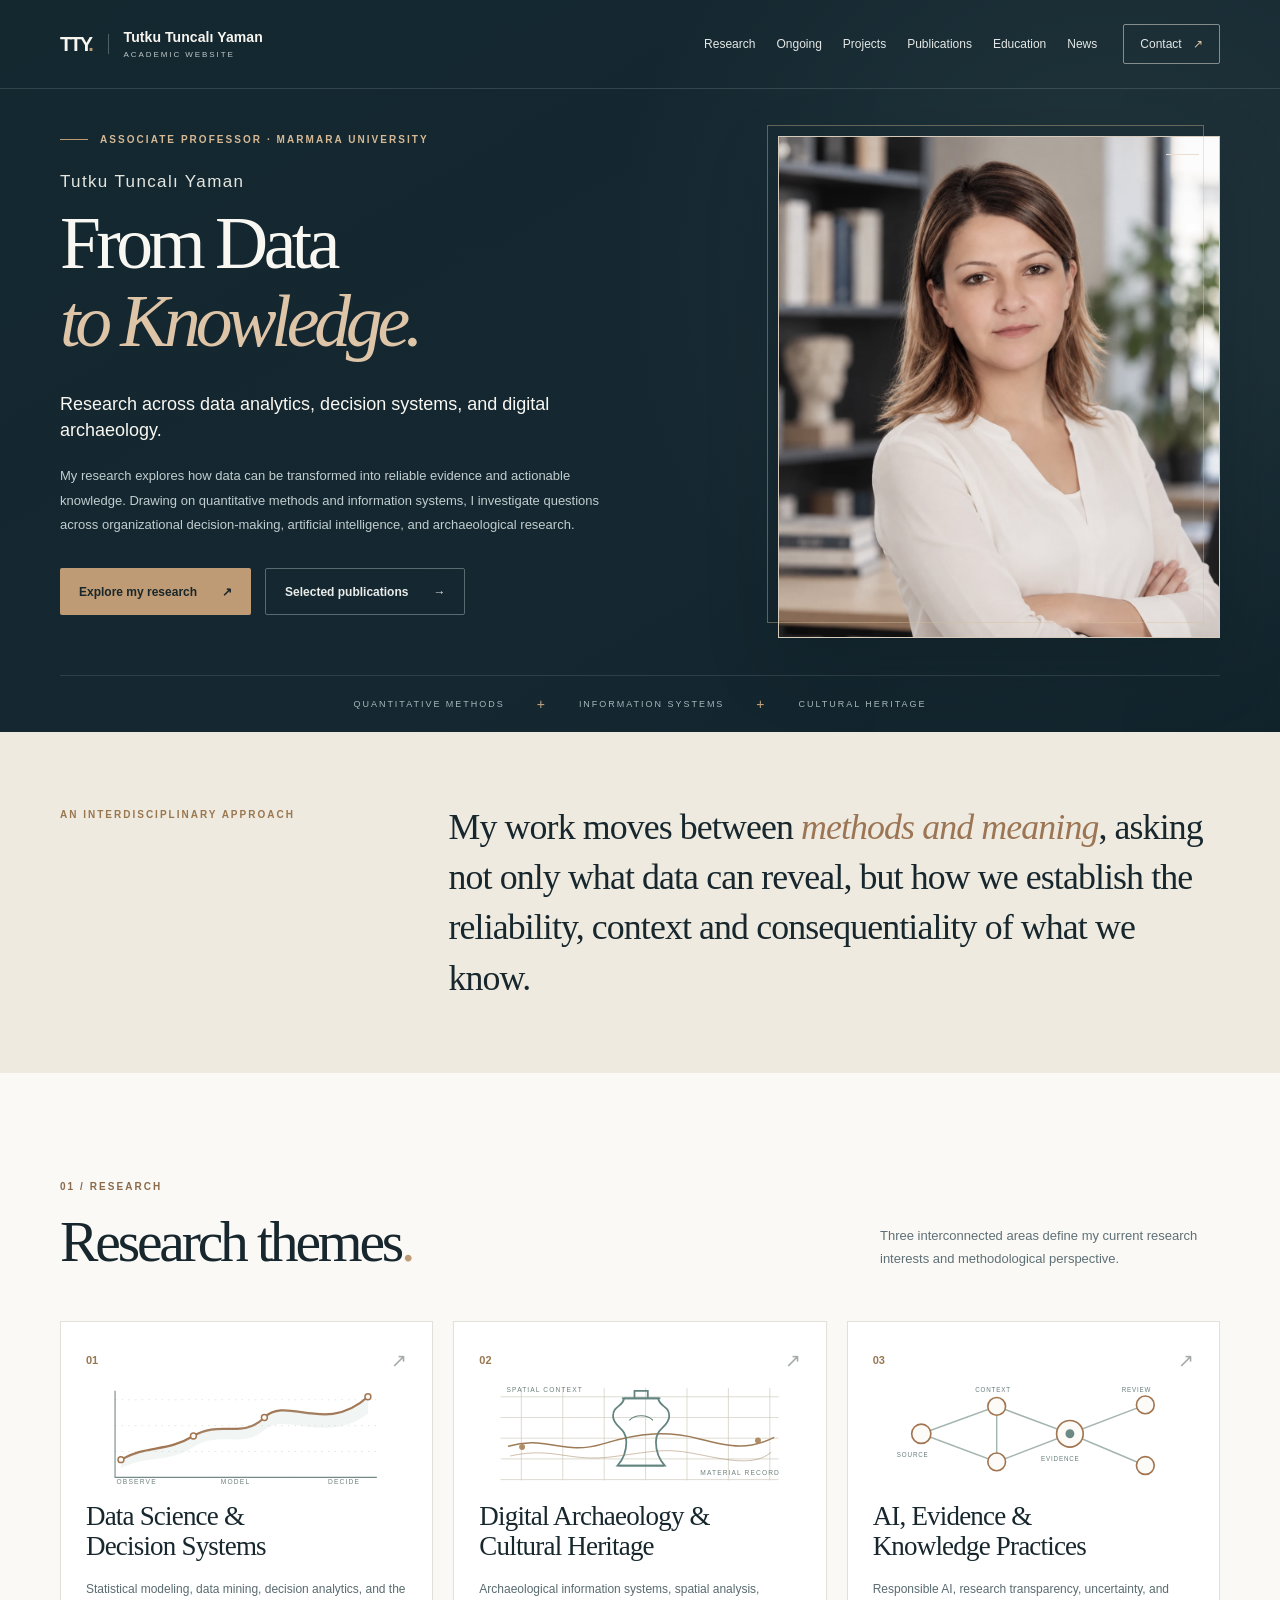
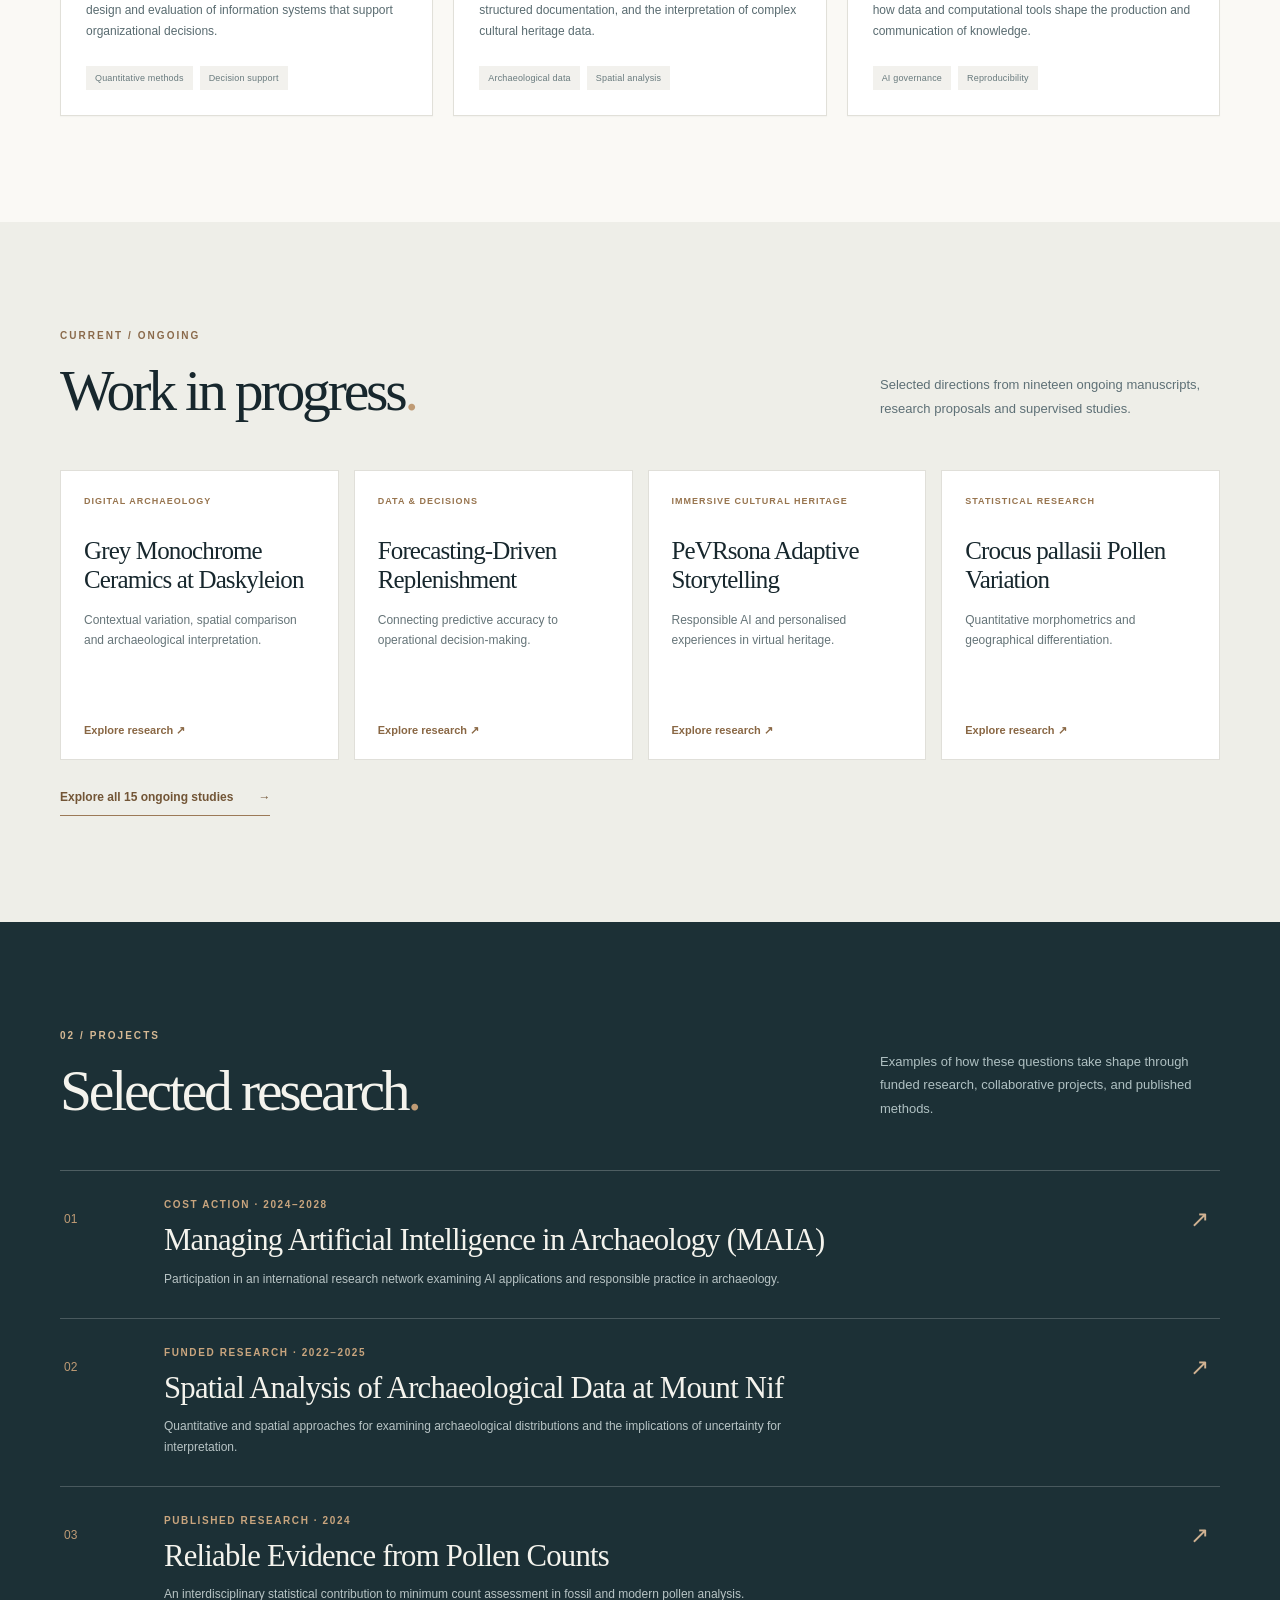
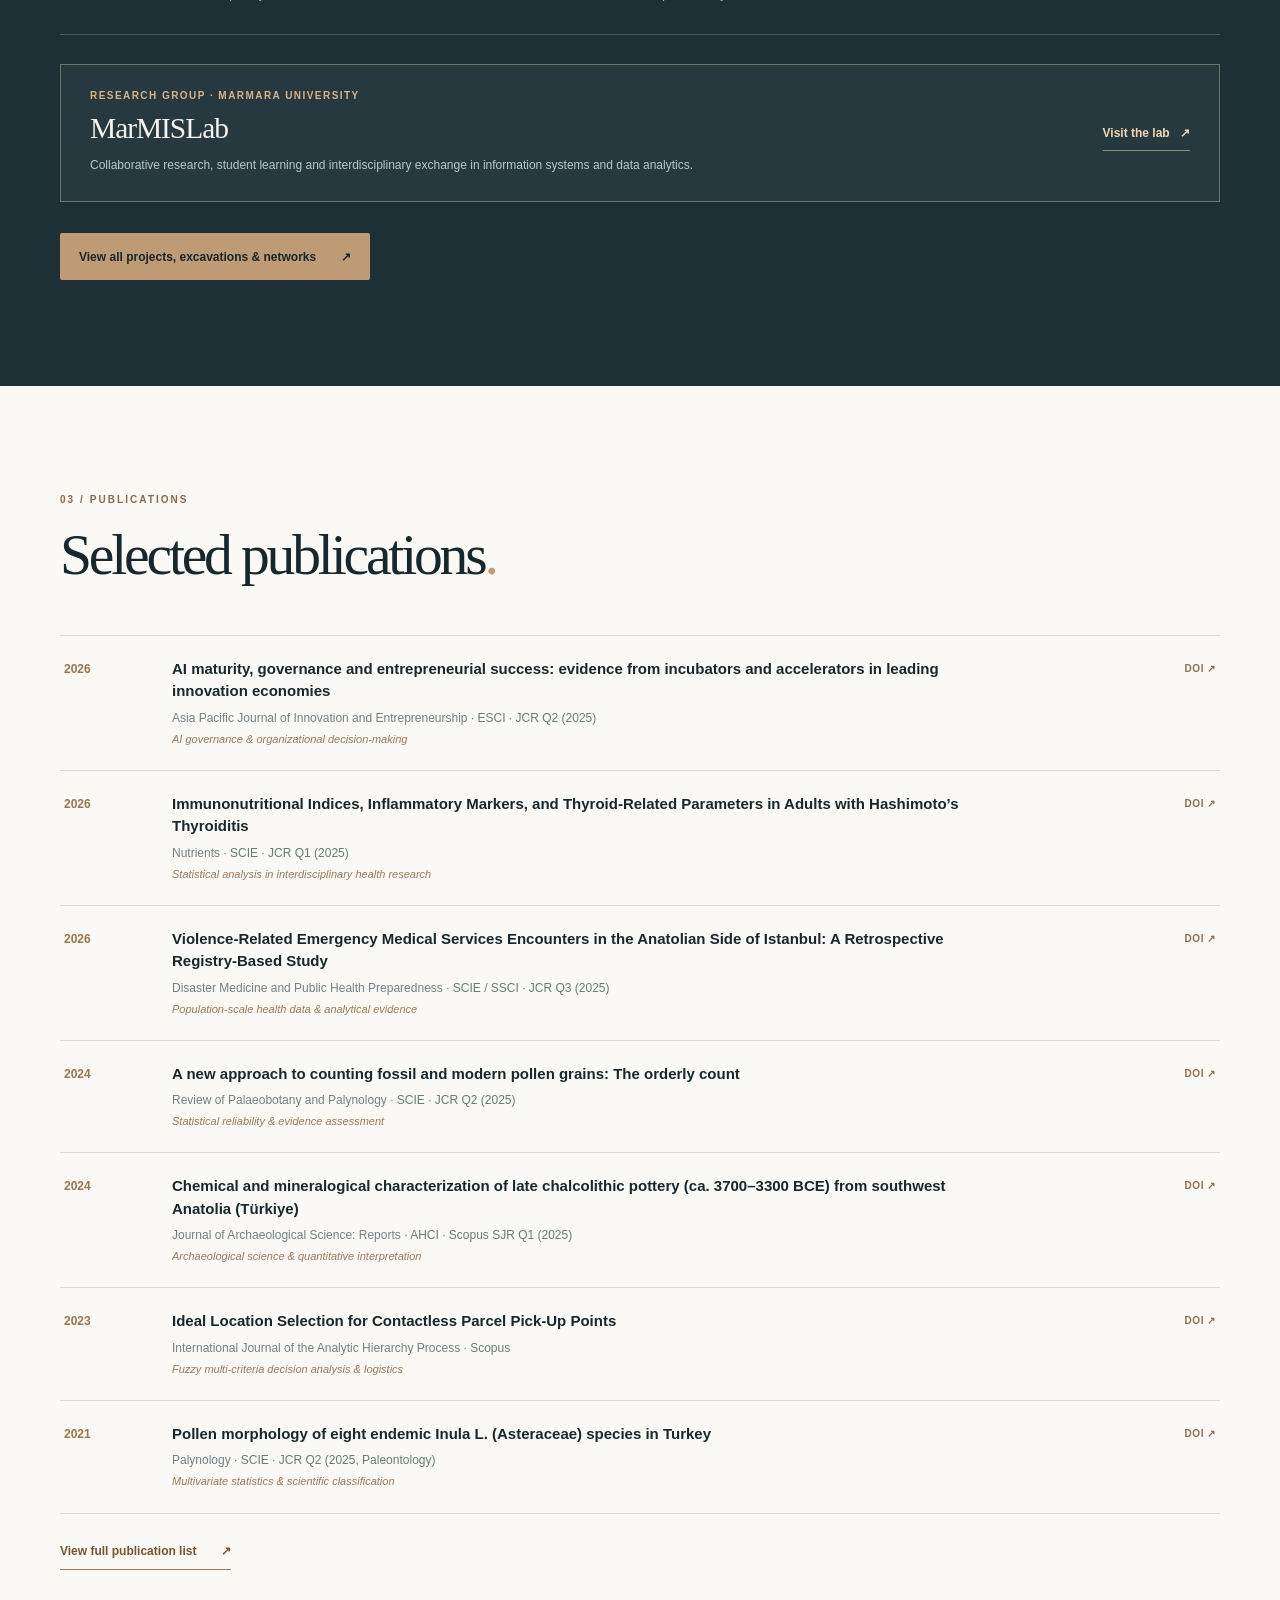
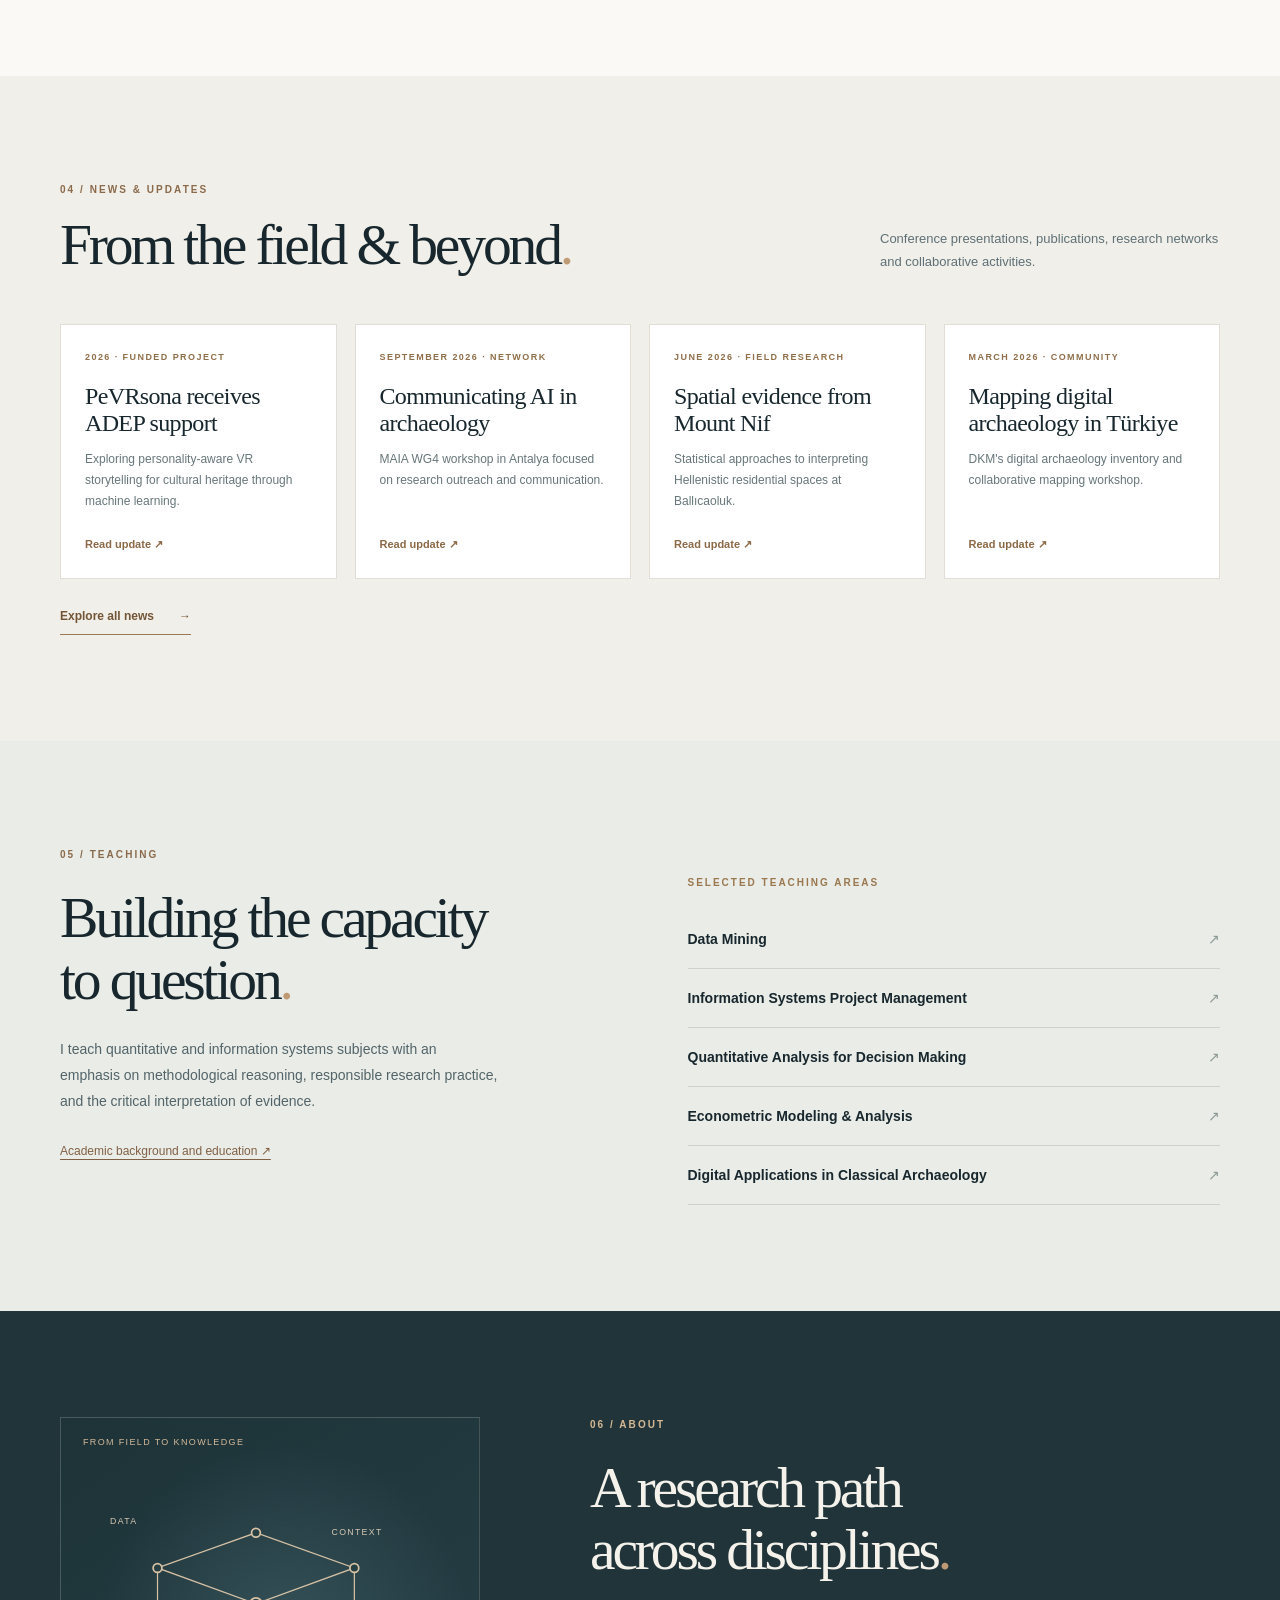
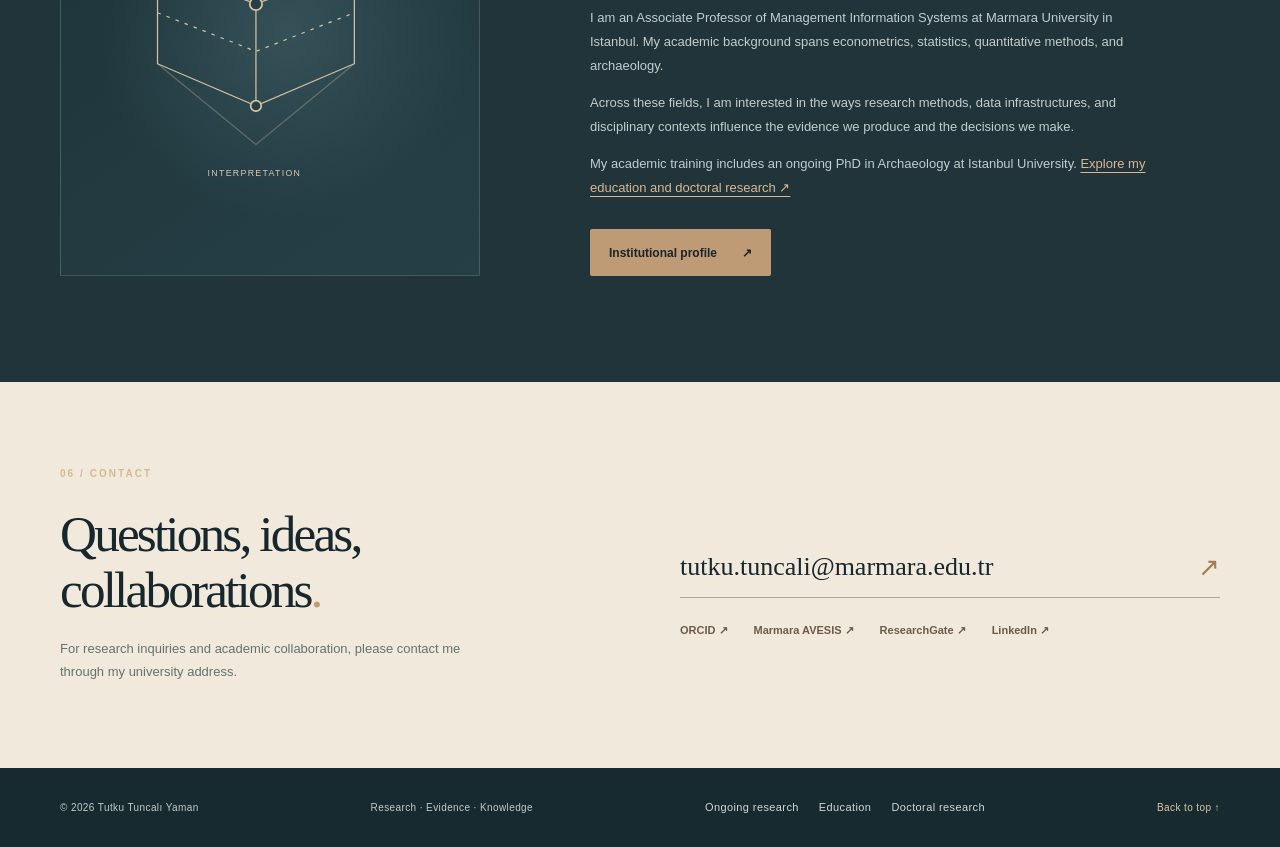
<file: index.html>
<!DOCTYPE html>

<html lang="en">
<head>
<meta charset="utf-8"/>
<meta content="width=device-width, initial-scale=1" name="viewport"/>
<meta content="#15232a" name="theme-color"/>
<meta content="Tutku Tuncalı Yaman is an Associate Professor of Management Information Systems at Marmara University. Explore research in data analytics, decision systems, AI, and digital archaeology." name="description"/>
<meta content="website" property="og:type"/>
<meta content="Tutku Tuncalı Yaman | Research, Data &amp; Knowledge" property="og:title"/>
<meta content="Research across data analytics, decision systems, and digital archaeology." property="og:description"/>
<title>Tutku Tuncalı Yaman | Research, Data &amp; Knowledge</title>
<link href="styles.css" rel="stylesheet"/>
<script defer="" src="script.js"></script>
<link href="assets/favicon.svg" rel="icon" type="image/svg+xml"/><meta content="assets/tutku-portrait-approved.webp" property="og:image"/></head>
<body>
<a class="skip-link" href="#main">Skip to content</a>
<header class="site-header" id="top">
<div class="header-inner wrap">
<a aria-label="Tutku Tuncalı Yaman, home" class="wordmark" href="#top"><span aria-hidden="true" class="wordmark-monogram">TTY<span class="monogram-dot">.</span></span><span class="wordmark-name">Tutku Tuncalı Yaman<span class="wordmark-line">ACADEMIC WEBSITE</span></span></a>
<button aria-controls="primary-nav" aria-expanded="false" aria-label="Open navigation" class="nav-toggle" type="button"><span></span><span></span><span></span></button>
<nav aria-label="Primary navigation" class="main-nav" id="primary-nav"><a href="#research">Research</a><a href="ongoing.html">Ongoing</a><a href="projects.html">Projects</a><a href="#publications">Publications</a><a href="education.html">Education</a><a href="news.html">News</a><a class="nav-contact" href="#contact">Contact <span aria-hidden="true">↗</span></a></nav>
</div>
</header>
<main id="main">
<section aria-labelledby="hero-title" class="hero">
<div aria-hidden="true" class="hero-underlay"></div>
<div class="wrap hero-inner">
<div class="hero-content">
<p class="eyebrow hero-eyebrow"><span class="eyebrow-line"></span> ASSOCIATE PROFESSOR · MARMARA UNIVERSITY</p>
<p class="hero-name">Tutku Tuncalı Yaman</p>
<h1 id="hero-title">From Data<br/><em>to Knowledge.</em></h1>
<p class="hero-subtitle">Research across data analytics, decision systems, and digital archaeology.</p>
<p class="hero-desc">My research explores how data can be transformed into reliable evidence and actionable knowledge. Drawing on quantitative methods and information systems, I investigate questions across organizational decision-making, artificial intelligence, and archaeological research.</p>
<div class="hero-actions">
<a class="button button-primary" href="#research">Explore my research <span aria-hidden="true">↗</span></a>
<a class="button button-ghost" href="#publications">Selected publications <span aria-hidden="true">→</span></a>
</div>
</div>
<figure class="hero-portrait"><div aria-hidden="true" class="portrait-rule"></div><img alt="Professional portrait of Tutku Tuncalı Yaman, wearing a white blouse in an academic office setting" decoding="async" height="1422" loading="eager" src="assets/tutku-portrait-approved.webp" width="1106"/></figure>
</div>
<div class="hero-bottom wrap"><span>QUANTITATIVE METHODS</span><span aria-hidden="true" class="small-cross">+</span><span>INFORMATION SYSTEMS</span><span aria-hidden="true" class="small-cross">+</span><span>CULTURAL HERITAGE</span></div>
</section>
<section aria-label="Research statement" class="intro-band">
<div class="wrap intro-inner">
<p class="mini-label">AN INTERDISCIPLINARY APPROACH</p>
<p>My work moves between <em>methods and meaning</em>, asking not only what data can reveal, but how we establish the reliability, context and consequentiality of what we know.</p>
</div>
</section>
<section aria-labelledby="research-heading" class="section research-section" id="research">
<div class="wrap">
<div class="section-head">
<div><p class="eyebrow eyebrow-dark">01 / RESEARCH</p><h2 id="research-heading">Research themes<span class="period">.</span></h2></div>
<p class="section-lead">Three interconnected areas define my current research interests and methodological perspective.</p>
</div>
<div class="theme-grid">
<article class="theme-card">
<div class="theme-top"><span class="theme-index">01</span><span aria-hidden="true" class="theme-icon">↗</span></div>
<div aria-hidden="true" class="theme-graphic professional-graphic"><svg aria-hidden="true" class="theme-diagram" viewbox="0 0 400 142" xmlns="http://www.w3.org/2000/svg">
<g stroke="#dadcd5" stroke-width="1"><path d="M22 24H376M22 59H376M22 94H376M22 129H376" stroke-dasharray="2 7"></path></g>
<path d="M22 12V129H376" fill="none" stroke="#748a87" stroke-width="1.5"></path>
<path d="M30 105 C65 85 92 95 128 73S194 78 224 48S307 72 364 20" fill="none" stroke="#a27450" stroke-linecap="round" stroke-width="3"></path>
<path d="M30 117 C65 98 92 111 128 88S194 91 224 65S307 86 364 43L364 20C307 72 266 17 224 48S165 49 128 73S65 85 30 105Z" fill="#a8bdb8" opacity=".16"></path>
<g fill="#fdfbf7" stroke="#a27450" stroke-width="2"><circle cx="30" cy="105" r="4"></circle><circle cx="128" cy="73" r="4"></circle><circle cx="224" cy="48" r="4"></circle><circle cx="364" cy="20" r="4"></circle></g>
<g fill="#6e827f" font-family="Arial,sans-serif" font-size="9" letter-spacing="1.6"><text x="24" y="138">OBSERVE</text><text x="165" y="138">MODEL</text><text x="310" y="138">DECIDE</text></g>
</svg></div>
<h3>Data Science &amp;<br/>Decision Systems</h3>
<p>Statistical modeling, data mining, decision analytics, and the design and evaluation of information systems that support organizational decisions.</p>
<div class="theme-tags"><span>Quantitative methods</span><span>Decision support</span></div>
</article>
<article class="theme-card">
<div class="theme-top"><span class="theme-index">02</span><span aria-hidden="true" class="theme-icon">↗</span></div>
<div aria-hidden="true" class="theme-graphic professional-graphic"><svg aria-hidden="true" class="theme-diagram" viewbox="0 0 400 142" xmlns="http://www.w3.org/2000/svg">
<g fill="none" stroke="#d1cec3" stroke-width="1"><path d="M12 20H388M12 48H388M12 76H388M12 104H388M12 132H388"></path><path d="M40 8V133M96 8V133M152 8V133M208 8V133M264 8V133M320 8V133M376 8V133"></path></g>
<path d="M22 87C73 71 96 100 149 84S238 66 281 77S347 92 382 75" fill="none" stroke="#9d7b57" stroke-width="2"></path>
<path d="M25 100C84 87 104 109 164 101S235 89 280 98S356 113 378 95" fill="none" opacity=".65" stroke="#9d7b57" stroke-width="1"></path>
<g fill="none" stroke="#63847f" stroke-width="2.4" transform="translate(138 4)"><path d="M41 18C39 30 26 28 26 42C26 57 44 57 44 77C44 88 41 99 32 109L96 109C87 99 84 88 84 77C84 57 102 57 102 42C102 28 89 30 87 18Z"></path><path d="M38 18H90M33 109H95M55 18V8H73V18"></path><path d="M48 48C55 40 72 39 80 48" stroke-width="1.4"></path></g>
<circle cx="41" cy="88" fill="#b18d66" r="4"></circle><circle cx="360" cy="79" fill="#b18d66" r="4"></circle>
<g fill="#6c817d" font-family="Arial,sans-serif" font-size="9" letter-spacing="1.5"><text x="20" y="14">SPATIAL CONTEXT</text><text x="282" y="126">MATERIAL RECORD</text></g>
</svg></div>
<h3>Digital Archaeology &amp;<br/>Cultural Heritage</h3>
<p>Archaeological information systems, spatial analysis, structured documentation, and the interpretation of complex cultural heritage data.</p>
<div class="theme-tags"><span>Archaeological data</span><span>Spatial analysis</span></div>
</article>
<article class="theme-card">
<div class="theme-top"><span class="theme-index">03</span><span aria-hidden="true" class="theme-icon">↗</span></div>
<div aria-hidden="true" class="theme-graphic professional-graphic"><svg aria-hidden="true" class="theme-diagram" viewbox="0 0 400 142" xmlns="http://www.w3.org/2000/svg">
<g fill="none" stroke="#a5b5af" stroke-width="2"><path d="M48 70L150 33L249 70L351 31M48 70L150 108L249 70L351 113M150 33L150 108M249 70L351 113"></path></g>
<g fill="#fdfbf7" stroke="#a27551" stroke-width="2.2"><circle cx="48" cy="70" r="13"></circle><circle cx="150" cy="33" r="12"></circle><circle cx="150" cy="108" r="12"></circle><circle cx="249" cy="70" r="18"></circle><circle cx="351" cy="31" r="12"></circle><circle cx="351" cy="113" r="12"></circle></g>
<circle cx="249" cy="70" fill="#6d8983" r="6"></circle>
<g fill="#687d7a" font-family="Arial,sans-serif" font-size="8.5" letter-spacing="1.1"><text x="15" y="101">SOURCE</text><text x="121" y="14">CONTEXT</text><text x="210" y="107">EVIDENCE</text><text x="319" y="14">REVIEW</text></g>
</svg></div>
<h3>AI, Evidence &amp;<br/>Knowledge Practices</h3>
<p>Responsible AI, research transparency, uncertainty, and how data and computational tools shape the production and communication of knowledge.</p>
<div class="theme-tags"><span>AI governance</span><span>Reproducibility</span></div>
</article>
</div>
</div>
</section>
<section class="section home-ongoing-section" id="ongoing"><div class="wrap"><div class="section-head"><div><p class="eyebrow eyebrow-dark">CURRENT / ONGOING</p><h2>Work in progress<span class="period">.</span></h2></div><p class="section-lead">Selected directions from nineteen ongoing manuscripts, research proposals and supervised studies.</p></div><div class="home-ongoing-grid"><a class="home-ongoing-card" href="ongoing.html#research-01"><p class="ongoing-card-tag">DIGITAL ARCHAEOLOGY</p><h3>Grey Monochrome Ceramics at Daskyleion</h3><p>Contextual variation, spatial comparison and archaeological interpretation.</p><span>Explore research ↗</span></a><a class="home-ongoing-card" href="ongoing.html#research-06"><p class="ongoing-card-tag">DATA &amp; DECISIONS</p><h3>Forecasting-Driven Replenishment</h3><p>Connecting predictive accuracy to operational decision-making.</p><span>Explore research ↗</span></a><a class="home-ongoing-card" href="ongoing.html#research-04"><p class="ongoing-card-tag">IMMERSIVE CULTURAL HERITAGE</p><h3>PeVRsona Adaptive Storytelling</h3><p>Responsible AI and personalised experiences in virtual heritage.</p><span>Explore research ↗</span></a><a class="home-ongoing-card" href="ongoing.html#research-08"><p class="ongoing-card-tag">STATISTICAL RESEARCH</p><h3>Crocus pallasii Pollen Variation</h3><p>Quantitative morphometrics and geographical differentiation.</p><span>Explore research ↗</span></a></div><a class="text-link" href="ongoing.html">Explore all 15 ongoing studies <span aria-hidden="true">→</span></a></div></section><section aria-labelledby="projects-heading" class="section projects-section" id="projects">
<div class="wrap">
<div class="section-head section-head-dark"><div><p class="eyebrow">02 / PROJECTS</p><h2 id="projects-heading">Selected research<span class="period">.</span></h2></div><p class="section-lead">Examples of how these questions take shape through funded research, collaborative projects, and published methods.</p></div>
<div class="projects-list">
<article class="project-row"><div class="project-number">01</div><div class="project-info"><p class="project-meta">COST ACTION · 2024–2028</p><h3>Managing Artificial Intelligence in Archaeology (MAIA)</h3><p>Participation in an international research network examining AI applications and responsible practice in archaeology.</p></div><a aria-label="Visit MAIA official website" class="project-link" href="https://maiacost.eu/" rel="noopener noreferrer" target="_blank">↗</a></article>
<article class="project-row"><div class="project-number">02</div><div class="project-info"><p class="project-meta">FUNDED RESEARCH · 2022–2025</p><h3>Spatial Analysis of Archaeological Data at Mount Nif</h3><p>Quantitative and spatial approaches for examining archaeological distributions and the implications of uncertainty for interpretation.</p></div><a aria-label="View institutional Mount Nif project record" class="project-link" href="https://isletme.marmara.edu.tr/bilimsel-faaliyetler/tubitak-destekli-bilimsel-projeler" rel="noopener noreferrer" target="_blank">↗</a></article>
<article class="project-row"><div class="project-number">03</div><div class="project-info"><p class="project-meta">PUBLISHED RESEARCH · 2024</p><h3>Reliable Evidence from Pollen Counts</h3><p>An interdisciplinary statistical contribution to minimum count assessment in fossil and modern pollen analysis.</p></div><a aria-label="View orderly count journal article" class="project-link" href="https://doi.org/10.1016/j.revpalbo.2024.105156" rel="noopener noreferrer" target="_blank">↗</a></article>
</div><aside aria-label="Research group at Marmara University" class="home-lab-feature">
<div class="home-lab-copy">
<p class="home-lab-label">RESEARCH GROUP · MARMARA UNIVERSITY</p>
<h3>MarMISLab</h3>
<p>Collaborative research, student learning and interdisciplinary exchange in information systems and data analytics.</p>
</div>
<a aria-label="Visit the MarMISLab research group website" class="home-lab-link" href="https://avesis.marmara.edu.tr/arastirma-grubu/marmislab" rel="noopener noreferrer" target="_blank">Visit the lab <span aria-hidden="true">↗</span></a>
</aside><a class="button button-primary archive-cta" href="projects.html">View all projects, excavations &amp; networks  <span aria-hidden="true">↗</span></a>
</div>
</section>
<section aria-labelledby="publications-heading" class="section publications-section" id="publications">
<div class="wrap">
<div class="section-head"><div><p class="eyebrow eyebrow-dark">03 / PUBLICATIONS</p><h2 id="publications-heading">Selected publications<span class="period">.</span></h2></div></div>
<div class="publication-list">
<article class="publication-item"><span class="publication-year">2026</span><div><h3>AI maturity, governance and entrepreneurial success: evidence from incubators and accelerators in leading innovation economies</h3><p>Asia Pacific Journal of Innovation and Entrepreneurship <span class="publication-index">· ESCI · JCR Q2 (2025)</span></p><p class="publication-relevance">AI governance &amp; organizational decision-making</p></div><a aria-label="Read publication: AI maturity, governance and entrepreneurial success: evidence from incubators and accelerators in leading innovation economies" href="https://doi.org/10.1108/APJIE-10-2025-0151" rel="noopener noreferrer" target="_blank">DOI ↗</a></article>
<article class="publication-item"><span class="publication-year">2026</span><div><h3>Immunonutritional Indices, Inflammatory Markers, and Thyroid-Related Parameters in Adults with Hashimoto’s Thyroiditis</h3><p>Nutrients <span class="publication-index">· SCIE · JCR Q1 (2025)</span></p><p class="publication-relevance">Statistical analysis in interdisciplinary health research</p></div><a aria-label="Read publication: Immunonutritional Indices, Inflammatory Markers, and Thyroid-Related Parameters in Adults with Hashimoto’s Thyroiditis" href="https://doi.org/10.3390/nu18111698" rel="noopener noreferrer" target="_blank">DOI ↗</a></article>
<article class="publication-item"><span class="publication-year">2026</span><div><h3>Violence-Related Emergency Medical Services Encounters in the Anatolian Side of Istanbul: A Retrospective Registry-Based Study</h3><p>Disaster Medicine and Public Health Preparedness <span class="publication-index">· SCIE / SSCI · JCR Q3 (2025)</span></p><p class="publication-relevance">Population-scale health data &amp; analytical evidence</p></div><a aria-label="Read publication: Violence-Related Emergency Medical Services Encounters in the Anatolian Side of Istanbul: A Retrospective Registry-Based Study" href="https://doi.org/10.1017/dmp.2026.10456" rel="noopener noreferrer" target="_blank">DOI ↗</a></article>
<article class="publication-item"><span class="publication-year">2024</span><div><h3>A new approach to counting fossil and modern pollen grains: The orderly count</h3><p>Review of Palaeobotany and Palynology <span class="publication-index">· SCIE · JCR Q2 (2025)</span></p><p class="publication-relevance">Statistical reliability &amp; evidence assessment</p></div><a aria-label="Read publication: A new approach to counting fossil and modern pollen grains: The orderly count" href="https://doi.org/10.1016/j.revpalbo.2024.105156" rel="noopener noreferrer" target="_blank">DOI ↗</a></article>
<article class="publication-item"><span class="publication-year">2024</span><div><h3>Chemical and mineralogical characterization of late chalcolithic pottery (ca. 3700–3300 BCE) from southwest Anatolia (Türkiye)</h3><p>Journal of Archaeological Science: Reports <span class="publication-index">· AHCI · Scopus SJR Q1 (2025)</span></p><p class="publication-relevance">Archaeological science &amp; quantitative interpretation</p></div><a aria-label="Read publication: Chemical and mineralogical characterization of late chalcolithic pottery (ca. 3700–3300 BCE) from southwest Anatolia (Türkiye)" href="https://doi.org/10.1016/j.jasrep.2023.104304" rel="noopener noreferrer" target="_blank">DOI ↗</a></article>
<article class="publication-item"><span class="publication-year">2023</span><div><h3>Ideal Location Selection for Contactless Parcel Pick-Up Points</h3><p>International Journal of the Analytic Hierarchy Process <span class="publication-index">· Scopus</span></p><p class="publication-relevance">Fuzzy multi-criteria decision analysis &amp; logistics</p></div><a aria-label="Read publication: Ideal Location Selection for Contactless Parcel Pick-Up Points" href="https://doi.org/10.13033/ijahp.v15i3.1059" rel="noopener noreferrer" target="_blank">DOI ↗</a></article>
<article class="publication-item"><span class="publication-year">2021</span><div><h3>Pollen morphology of eight endemic Inula L. (Asteraceae) species in Turkey</h3><p>Palynology <span class="publication-index">· SCIE · JCR Q2 (2025, Paleontology)</span></p><p class="publication-relevance">Multivariate statistics &amp; scientific classification</p></div><a aria-label="Read publication: Pollen morphology of eight endemic Inula L. (Asteraceae) species in Turkey" href="https://doi.org/10.1080/01916122.2020.1784306" rel="noopener noreferrer" target="_blank">DOI ↗</a></article>
</div>
<a class="text-link" href="https://avesis.marmara.edu.tr/14697/yayinlar" rel="noopener noreferrer" target="_blank">View full publication list <span aria-hidden="true">↗</span></a>
</div>
</section>
<section aria-labelledby="home-news-heading" class="section home-news-section" id="news"><div class="wrap">
<div class="section-head"><div><p class="eyebrow eyebrow-dark">04 / NEWS &amp; UPDATES</p><h2 id="home-news-heading">From the field &amp; beyond<span class="period">.</span></h2></div><p class="section-lead">Conference presentations, publications, research networks and collaborative activities.</p></div>
<div class="home-news-grid">
<a class="home-news-card" href="news.html#pevrsona-2026"><div class="news-card-meta">2026 · FUNDED PROJECT</div><h3>PeVRsona receives ADEP support</h3><p>Exploring personality-aware VR storytelling for cultural heritage through machine learning.</p><span>Read update ↗</span></a><a class="home-news-card" href="news.html#antalya-2026"><div class="news-card-meta">SEPTEMBER 2026 · NETWORK</div><h3>Communicating AI in archaeology</h3><p>MAIA WG4 workshop in Antalya focused on research outreach and communication.</p><span>Read update ↗</span></a>
<a class="home-news-card" href="news.html#nif-2026"><div class="news-card-meta">JUNE 2026 · FIELD RESEARCH</div><h3>Spatial evidence from Mount Nif</h3><p>Statistical approaches to interpreting Hellenistic residential spaces at Ballıcaoluk.</p><span>Read update ↗</span></a>
<a class="home-news-card" href="news.html#dkm-2026"><div class="news-card-meta">MARCH 2026 · COMMUNITY</div><h3>Mapping digital archaeology in Türkiye</h3><p>DKM's digital archaeology inventory and collaborative mapping workshop.</p><span>Read update ↗</span></a>
</div><a class="text-link" href="news.html">Explore all news <span>→</span></a>
</div></section><section aria-labelledby="teaching-heading" class="section teaching-section" id="teaching">
<div class="wrap teaching-layout"><div><p class="eyebrow eyebrow-dark">05 / TEACHING</p><h2 id="teaching-heading">Building the capacity<br/>to question<span class="period">.</span></h2><p class="teaching-intro">I teach quantitative and information systems subjects with an emphasis on methodological reasoning, responsible research practice, and the critical interpretation of evidence.</p><p class="teaching-education-link"><a href="education.html">Academic background and education ↗</a></p></div><div class="course-panel"><p class="mini-label">SELECTED TEACHING AREAS</p><div class="course">Data Mining <span>↗</span></div><div class="course">Information Systems Project Management <span>↗</span></div><div class="course">Quantitative Analysis for Decision Making <span>↗</span></div><div class="course">Econometric Modeling &amp; Analysis <span>↗</span></div><div class="course">Digital Applications in Classical Archaeology <span>↗</span></div></div></div>
</section>
<section aria-labelledby="about-heading" class="section about-section" id="about">
<div class="wrap about-layout"><div aria-label="Conceptual diagram tracing observations through analysis and interpretation" class="about-figure" role="img"><div class="about-figure-overline">FROM FIELD TO KNOWLEDGE</div><svg aria-hidden="true" viewbox="0 0 380 330" xmlns="http://www.w3.org/2000/svg"><g fill="none" stroke="#d6c1a4" stroke-width="1.4"><path d="M62 75L174 35L286 75L174 116Z"></path><path d="M62 75V184L174 232L286 184V75M174 116V232"></path><path d="M62 126L174 170L286 126" stroke-dasharray="4 7"></path><path d="M62 184L174 276L286 184" opacity=".32"></path></g><g fill="#263f43" stroke="#d6c1a4" stroke-width="2"><circle cx="62" cy="75" r="5"></circle><circle cx="174" cy="35" r="5"></circle><circle cx="286" cy="75" r="5"></circle><circle cx="174" cy="116" r="7"></circle><circle cx="174" cy="232" r="6"></circle></g><g fill="#d9c9b4" font-family="Arial,sans-serif" font-size="10" letter-spacing="1.5"><text x="8" y="25">DATA</text><text x="260" y="38">CONTEXT</text><text x="119" y="312">INTERPRETATION</text></g></svg></div><div class="about-content"><p class="eyebrow">06 / ABOUT</p><h2 id="about-heading">A research path<br/>across disciplines<span class="period">.</span></h2><p>I am an Associate Professor of Management Information Systems at Marmara University in Istanbul. My academic background spans econometrics, statistics, quantitative methods, and archaeology.</p><p>Across these fields, I am interested in the ways research methods, data infrastructures, and disciplinary contexts influence the evidence we produce and the decisions we make.</p><p class="about-education-link">My academic training includes an ongoing PhD in Archaeology at Istanbul University. <a href="education.html">Explore my education and doctoral research ↗</a></p><a class="button button-primary about-button" href="https://avesis.marmara.edu.tr/14697" rel="noopener noreferrer" target="_blank">Institutional profile <span aria-hidden="true">↗</span></a></div></div>
</section>
<section aria-labelledby="contact-heading" class="contact-section" id="contact"><div class="wrap contact-inner"><div><p class="eyebrow">06 / CONTACT</p><h2 id="contact-heading">Questions, ideas,<br/>collaborations<span class="period">.</span></h2><p>For research inquiries and academic collaboration, please contact me through my university address.</p></div><div class="contact-actions"><a class="contact-email" href="mailto:tutku.tuncali@marmara.edu.tr">tutku.tuncali@marmara.edu.tr <span aria-hidden="true">↗</span></a><div class="contact-links"><a href="https://orcid.org/0000-0001-8742-2625" rel="noopener noreferrer" target="_blank">ORCID ↗</a><a href="https://avesis.marmara.edu.tr/14697" rel="noopener noreferrer" target="_blank">Marmara AVESIS ↗</a><a href="https://www.researchgate.net/profile/Tutku-Tuncali-Yaman" rel="noopener noreferrer" target="_blank">ResearchGate ↗</a><a href="https://www.linkedin.com/in/tutkutuncali/" rel="noopener noreferrer" target="_blank">LinkedIn ↗</a></div></div></div></section>
</main>
<footer class="site-footer"><div class="wrap footer-inner"><span>© 2026 Tutku Tuncalı Yaman</span><span>Research · Evidence · Knowledge</span><div class="footer-pages"><a href="ongoing.html">Ongoing research</a><a href="education.html">Education</a><a href="doctoral-research.html">Doctoral research</a></div><a href="#top">Back to top ↑</a></div></footer>
</body>
</html>
</file>
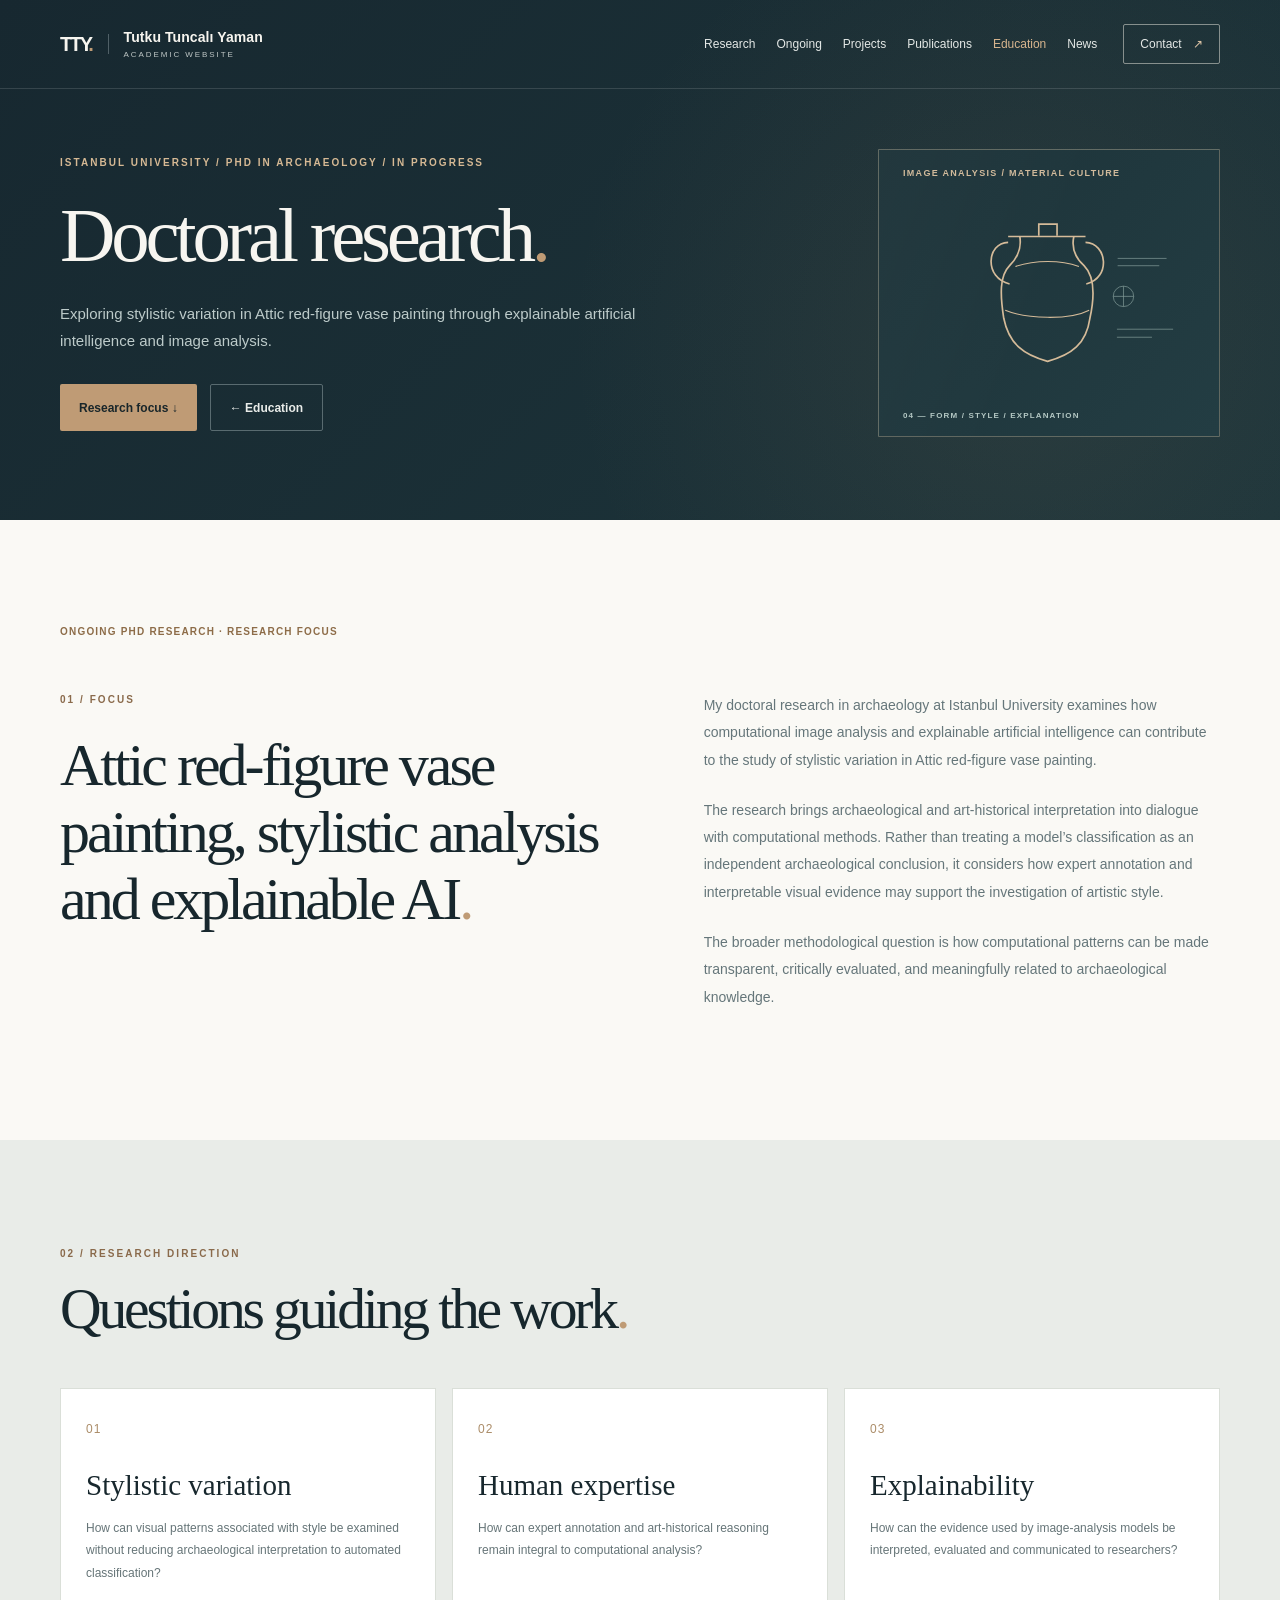
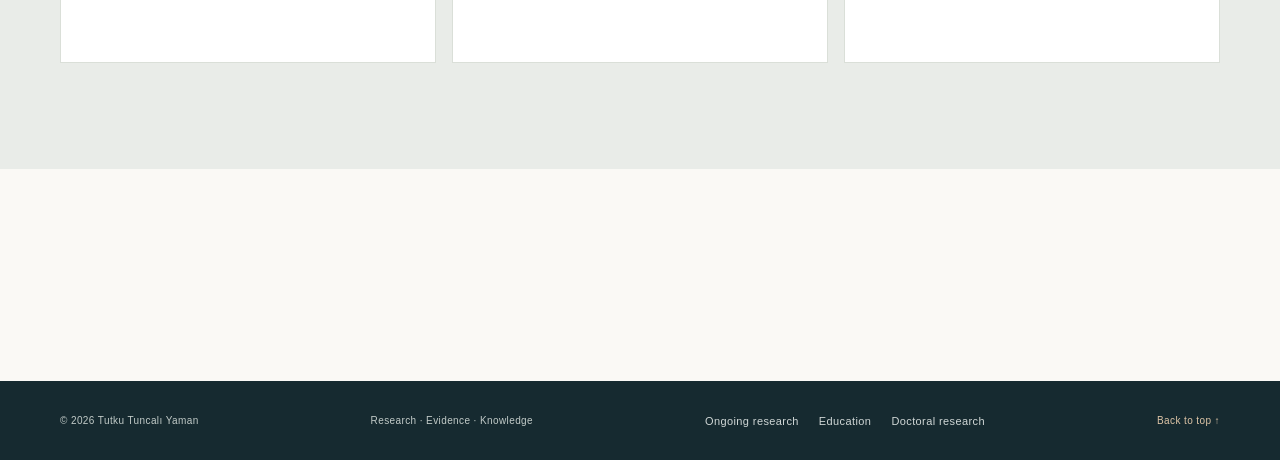
<file: doctoral-research.html>
<!DOCTYPE html>

<html lang="en"><head><meta charset="utf-8"/><meta content="width=device-width, initial-scale=1" name="viewport"/><meta content="#15232a" name="theme-color"/><meta content="Ongoing archaeology PhD research at Istanbul University on explainable AI, image analysis and stylistic variation in Attic red-figure vase painting." name="description"/><meta content="Doctoral Research | Tutku Tuncalı Yaman" property="og:title"/><meta content="Ongoing archaeology PhD research at Istanbul University on explainable AI, image analysis and stylistic variation in Attic red-figure vase painting." property="og:description"/><title>Doctoral Research | Tutku Tuncalı Yaman</title><link href="styles.css" rel="stylesheet"/><script defer="" src="script.js"></script><link href="assets/favicon.svg" rel="icon" type="image/svg+xml"/></head>
<body><a class="skip-link" href="#main">Skip to content</a><header class="site-header" id="top">
<div class="header-inner wrap">
<a aria-label="Tutku Tuncalı Yaman, home" class="wordmark" href="#top"><span aria-hidden="true" class="wordmark-monogram">TTY<span class="monogram-dot">.</span></span><span class="wordmark-name">Tutku Tuncalı Yaman<span class="wordmark-line">ACADEMIC WEBSITE</span></span></a>
<button aria-controls="primary-nav" aria-expanded="false" aria-label="Open navigation" class="nav-toggle" type="button"><span></span><span></span><span></span></button>
<nav aria-label="Primary navigation" class="main-nav" id="primary-nav"><a href="index.html#research">Research</a><a href="ongoing.html">Ongoing</a><a href="projects.html">Projects</a><a href="index.html#publications">Publications</a><a aria-current="location" href="education.html">Education</a><a href="news.html">News</a><a class="nav-contact" href="index.html#contact">Contact <span aria-hidden="true">↗</span></a></nav>
</div>
</header><main id="main"><section aria-labelledby="inner-title" class="inner-hero doctoral-hero"><div class="wrap inner-hero-grid"><div><p class="eyebrow">ISTANBUL UNIVERSITY / PHD IN ARCHAEOLOGY / IN PROGRESS</p><h1 id="inner-title">Doctoral research<span class="period">.</span></h1><p class="inner-lead">Exploring stylistic variation in Attic red-figure vase painting through explainable artificial intelligence and image analysis.</p><div class="inner-hero-actions"><a class="button button-primary" href="#focus">Research focus ↓</a><a class="button button-ghost" href="education.html">← Education</a></div></div><div aria-hidden="true" class="inner-visual inner-editorial-visual"><p class="editorial-overline">IMAGE ANALYSIS / MATERIAL CULTURE</p><svg viewbox="0 0 400 260" xmlns="http://www.w3.org/2000/svg"><g fill="none" stroke="#d5bb99" stroke-width="2.3" transform="translate(74 7)"><path d="M70 43H176M86 43C89 61 81 74 72 83C58 97 59 123 64 155C71 190 91 205 124 214C157 205 177 190 182 155C189 123 188 97 174 83C164 74 156 61 160 43"></path><path d="M70 51C40 52 37 100 72 108M176 51C206 52 211 100 177 108"></path><path d="M80 84C107 75 142 75 167 84M66 144C95 156 154 158 181 144" stroke-width="1.4"></path><path d="M112 42V26H137V42"></path></g><g opacity=".75" stroke="#a1b9b4" stroke-width="1"><path d="M294 80H361M294 90H351M293 177H370M293 188H341"></path><circle cx="302" cy="132" fill="none" r="14"></circle><path d="M302 118V146M288 132H316"></path></g></svg><p class="editorial-footer">04 — FORM / STYLE / EXPLANATION</p></div></div></section>
<section class="section doctoral-section" id="focus"><div class="wrap"><div class="doctoral-overline">ONGOING PHD RESEARCH · RESEARCH FOCUS</div><div class="doctoral-grid"><div><p class="eyebrow eyebrow-dark">01 / FOCUS</p><h2>Attic red-figure vase painting, stylistic analysis and explainable AI<span class="period">.</span></h2></div><div class="doctoral-prose"><p>My doctoral research in archaeology at Istanbul University examines how computational image analysis and explainable artificial intelligence can contribute to the study of stylistic variation in Attic red-figure vase painting.</p><p>The research brings archaeological and art-historical interpretation into dialogue with computational methods. Rather than treating a model’s classification as an independent archaeological conclusion, it considers how expert annotation and interpretable visual evidence may support the investigation of artistic style.</p><p>The broader methodological question is how computational patterns can be made transparent, critically evaluated, and meaningfully related to archaeological knowledge.</p></div></div></div></section>
<section class="section doctoral-questions"><div class="wrap"><div class="section-head"><div><p class="eyebrow eyebrow-dark">02 / RESEARCH DIRECTION</p><h2>Questions guiding the work<span class="period">.</span></h2></div></div><div class="doctoral-question-grid"><article><span>01</span><h3>Stylistic variation</h3><p>How can visual patterns associated with style be examined without reducing archaeological interpretation to automated classification?</p></article><article><span>02</span><h3>Human expertise</h3><p>How can expert annotation and art-historical reasoning remain integral to computational analysis?</p></article><article><span>03</span><h3>Explainability</h3><p>How can the evidence used by image-analysis models be interpreted, evaluated and communicated to researchers?</p></article></div></div></section>
<section class="section doctoral-note-section"></section></main><footer class="site-footer"><div class="wrap footer-inner"><span>© 2026 Tutku Tuncalı Yaman</span><span>Research · Evidence · Knowledge</span><div class="footer-pages"><a href="ongoing.html">Ongoing research</a><a href="education.html">Education</a><a href="doctoral-research.html">Doctoral research</a></div><a href="#top">Back to top ↑</a></div></footer></body></html>
</file>
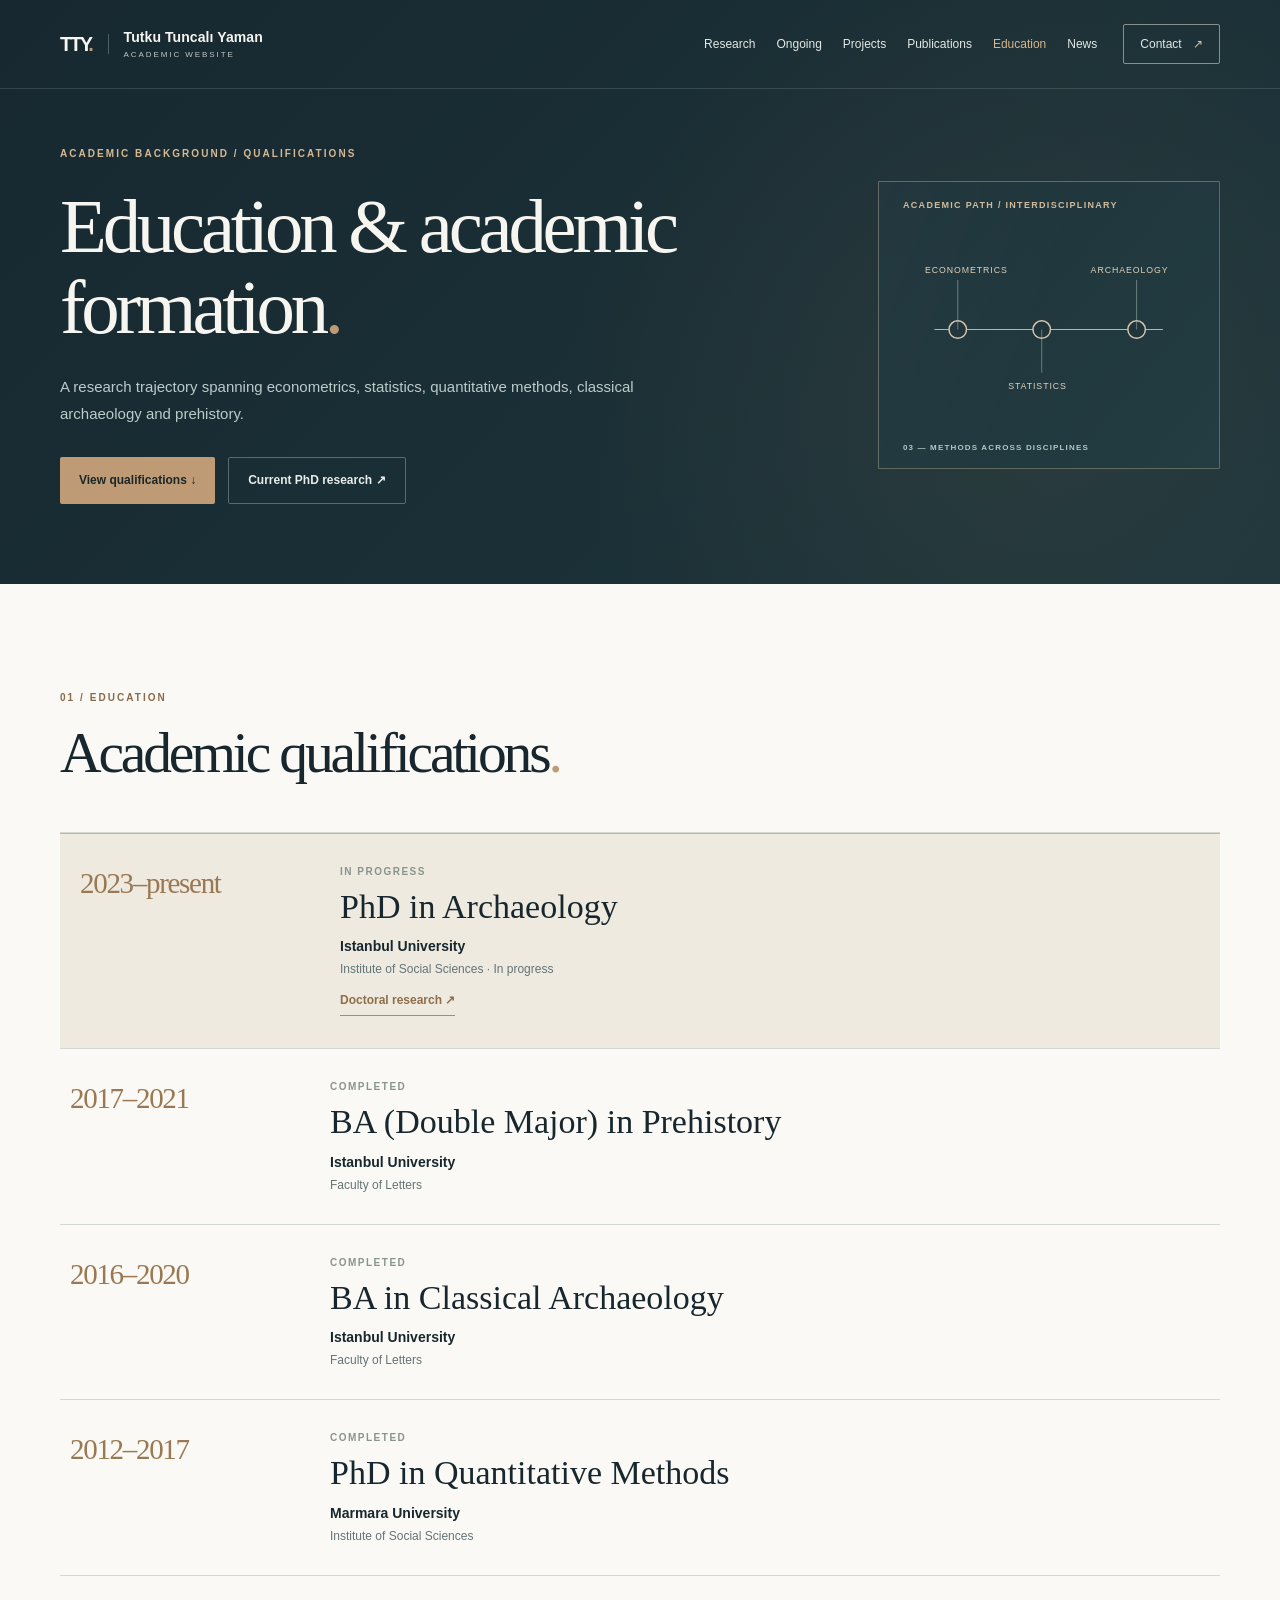
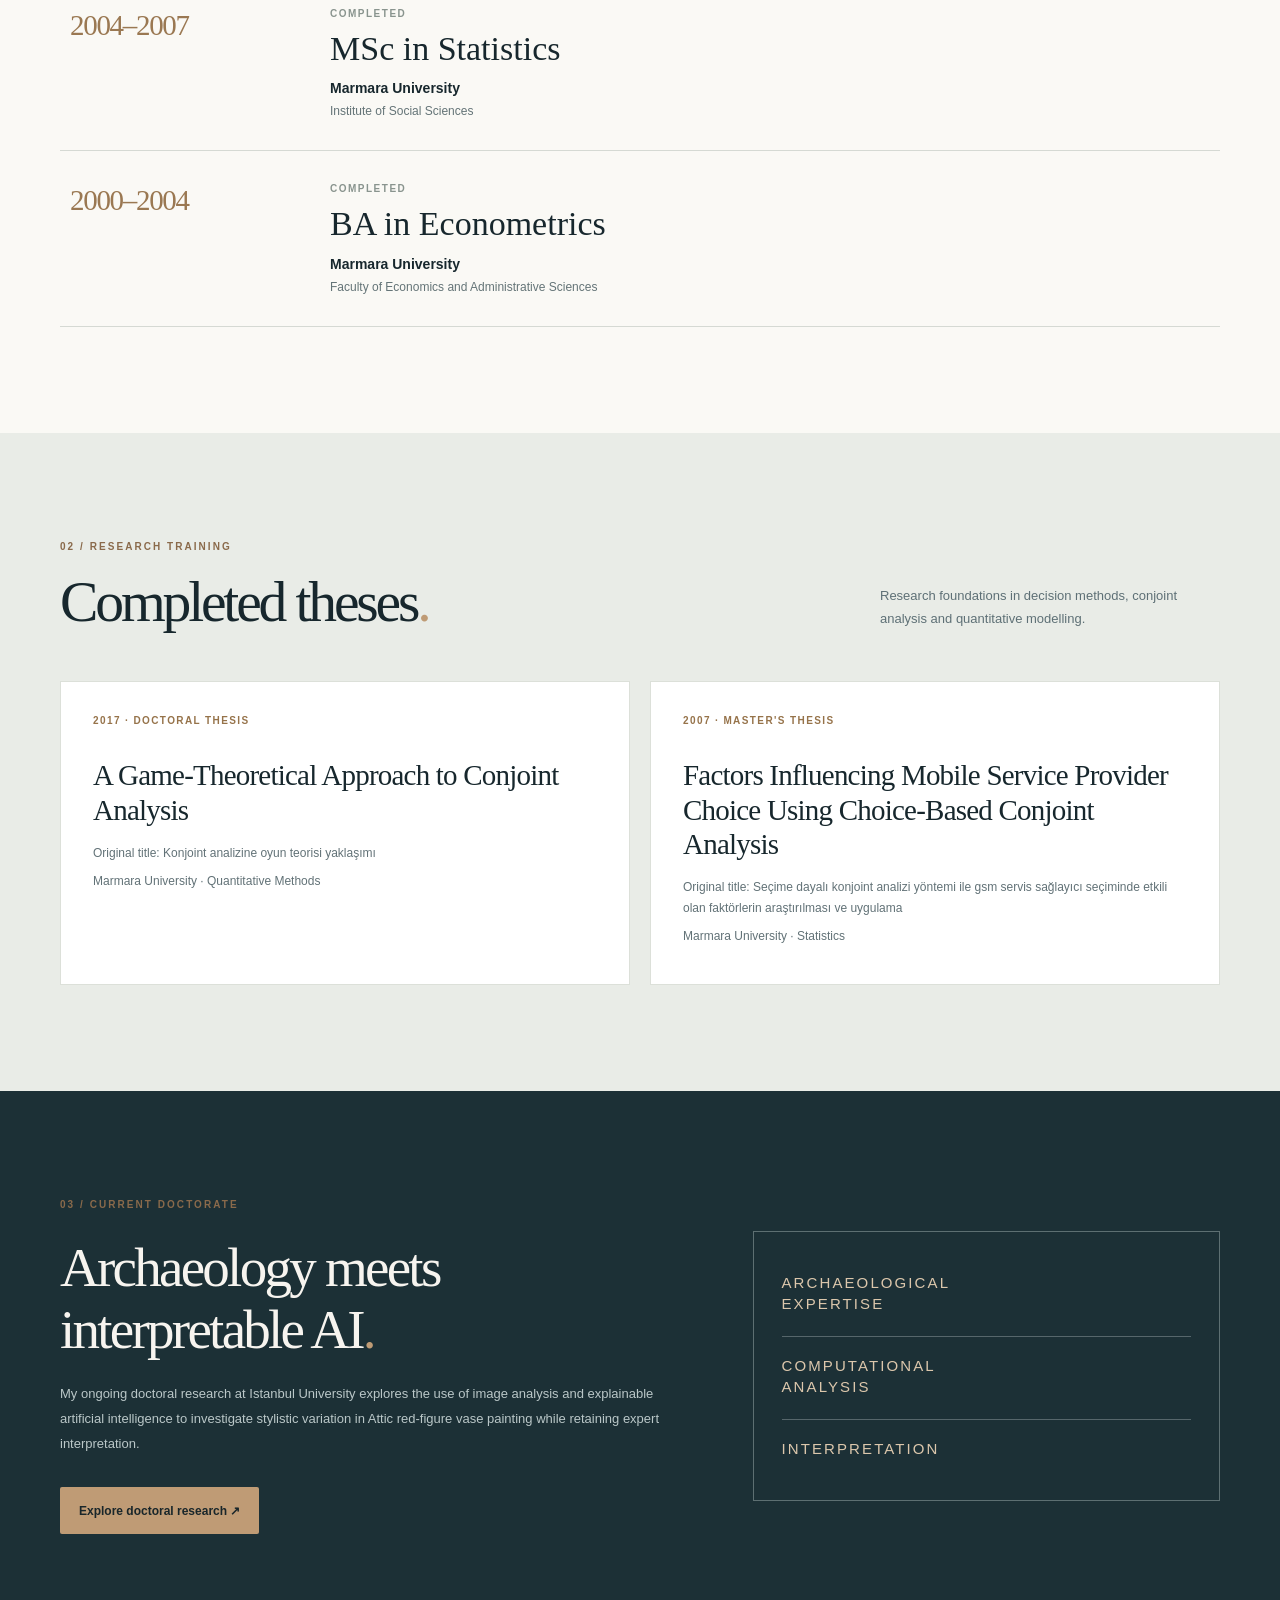
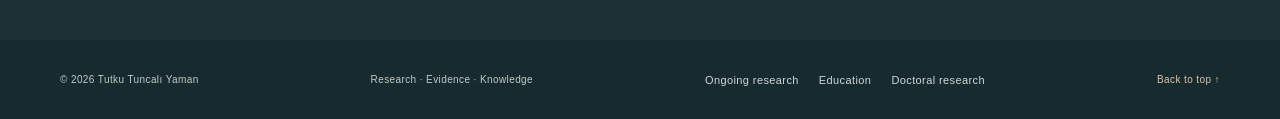
<file: education.html>
<!DOCTYPE html>

<html lang="en"><head><meta charset="utf-8"/><meta content="width=device-width, initial-scale=1" name="viewport"/><meta content="#15232a" name="theme-color"/><meta content="Education in econometrics, statistics, quantitative methods, classical archaeology, prehistory and ongoing PhD study in archaeology." name="description"/><meta content="Education | Tutku Tuncalı Yaman" property="og:title"/><meta content="Education in econometrics, statistics, quantitative methods, classical archaeology, prehistory and ongoing PhD study in archaeology." property="og:description"/><title>Education | Tutku Tuncalı Yaman</title><link href="styles.css" rel="stylesheet"/><script defer="" src="script.js"></script><link href="assets/favicon.svg" rel="icon" type="image/svg+xml"/></head>
<body><a class="skip-link" href="#main">Skip to content</a><header class="site-header" id="top">
<div class="header-inner wrap">
<a aria-label="Tutku Tuncalı Yaman, home" class="wordmark" href="#top"><span aria-hidden="true" class="wordmark-monogram">TTY<span class="monogram-dot">.</span></span><span class="wordmark-name">Tutku Tuncalı Yaman<span class="wordmark-line">ACADEMIC WEBSITE</span></span></a>
<button aria-controls="primary-nav" aria-expanded="false" aria-label="Open navigation" class="nav-toggle" type="button"><span></span><span></span><span></span></button>
<nav aria-label="Primary navigation" class="main-nav" id="primary-nav"><a href="index.html#research">Research</a><a href="ongoing.html">Ongoing</a><a href="projects.html">Projects</a><a href="index.html#publications">Publications</a><a aria-current="page" href="education.html">Education</a><a href="news.html">News</a><a class="nav-contact" href="index.html#contact">Contact <span aria-hidden="true">↗</span></a></nav>
</div>
</header><main id="main"><section aria-labelledby="inner-title" class="inner-hero"><div class="wrap inner-hero-grid"><div><p class="eyebrow">ACADEMIC BACKGROUND / QUALIFICATIONS</p><h1 id="inner-title">Education &amp; academic formation<span class="period">.</span></h1><p class="inner-lead">A research trajectory spanning econometrics, statistics, quantitative methods, classical archaeology and prehistory.</p><div class="inner-hero-actions"><a class="button button-primary" href="#degrees">View qualifications ↓</a><a class="button button-ghost" href="doctoral-research.html">Current PhD research ↗</a></div></div><div aria-hidden="true" class="inner-visual inner-editorial-visual"><p class="editorial-overline">ACADEMIC PATH / INTERDISCIPLINARY</p><svg viewbox="0 0 400 260" xmlns="http://www.w3.org/2000/svg"><path d="M43 135H356" fill="none" stroke="#c8b195" stroke-width="1.5"></path><g fill="#20353b" stroke="#dcc6ab" stroke-width="2"><circle cx="75" cy="135" r="12"></circle><circle cx="190" cy="135" r="12"></circle><circle cx="320" cy="135" r="12"></circle></g><g opacity=".7" stroke="#aec3bc" stroke-width="1"><path d="M75 135V67M190 135V194M320 135V67"></path></g><g fill="#e2d2ba" font-family="Arial,sans-serif" font-size="12" letter-spacing="1.3"><text x="30" y="58">ECONOMETRICS</text><text x="144" y="216">STATISTICS</text><text x="257" y="58">ARCHAEOLOGY</text></g></svg><p class="editorial-footer">03 — METHODS ACROSS DISCIPLINES</p></div></div></section>
<section class="section education-section" id="degrees"><div class="wrap"><div class="section-head"><div><p class="eyebrow eyebrow-dark">01 / EDUCATION</p><h2>Academic qualifications<span class="period">.</span></h2></div></div><div class="education-timeline"><article class="education-item education-current"><div class="education-period">2023–present</div><div><p class="education-type">IN PROGRESS</p><h3>PhD in Archaeology</h3><p class="education-institution">Istanbul University</p><p class="education-unit">Institute of Social Sciences · In progress</p><a class="education-detail-link" href="doctoral-research.html">Doctoral research ↗</a></div></article><article class="education-item"><div class="education-period">2017–2021</div><div><p class="education-type">COMPLETED</p><h3>BA (Double Major) in Prehistory</h3><p class="education-institution">Istanbul University</p><p class="education-unit">Faculty of Letters</p></div></article><article class="education-item"><div class="education-period">2016–2020</div><div><p class="education-type">COMPLETED</p><h3>BA in Classical Archaeology</h3><p class="education-institution">Istanbul University</p><p class="education-unit">Faculty of Letters</p></div></article><article class="education-item"><div class="education-period">2012–2017</div><div><p class="education-type">COMPLETED</p><h3>PhD in Quantitative Methods</h3><p class="education-institution">Marmara University</p><p class="education-unit">Institute of Social Sciences</p></div></article><article class="education-item"><div class="education-period">2004–2007</div><div><p class="education-type">COMPLETED</p><h3>MSc in Statistics</h3><p class="education-institution">Marmara University</p><p class="education-unit">Institute of Social Sciences</p></div></article><article class="education-item"><div class="education-period">2000–2004</div><div><p class="education-type">COMPLETED</p><h3>BA in Econometrics</h3><p class="education-institution">Marmara University</p><p class="education-unit">Faculty of Economics and Administrative Sciences</p></div></article></div></div></section>
<section class="section thesis-section"><div class="wrap"><div class="section-head"><div><p class="eyebrow eyebrow-dark">02 / RESEARCH TRAINING</p><h2>Completed theses<span class="period">.</span></h2></div><p class="section-lead">Research foundations in decision methods, conjoint analysis and quantitative modelling.</p></div><div class="thesis-grid"><article class="thesis-card"><p class="thesis-year">2017 · DOCTORAL THESIS</p><h3>A Game-Theoretical Approach to Conjoint Analysis</h3><p>Original title: Konjoint analizine oyun teorisi yaklaşımı</p><p>Marmara University · Quantitative Methods</p></article><article class="thesis-card"><p class="thesis-year">2007 · MASTER'S THESIS</p><h3>Factors Influencing Mobile Service Provider Choice Using Choice-Based Conjoint Analysis</h3><p>Original title: Seçime dayalı konjoint analizi yöntemi ile gsm servis sağlayıcı seçiminde etkili olan faktörlerin araştırılması ve uygulama</p><p>Marmara University · Statistics</p></article></div></div></section>
<section class="section education-bridge"><div class="wrap bridge-inner"><div><p class="eyebrow eyebrow-dark">03 / CURRENT DOCTORATE</p><h2>Archaeology meets interpretable AI<span class="period">.</span></h2><p>My ongoing doctoral research at Istanbul University explores the use of image analysis and explainable artificial intelligence to investigate stylistic variation in Attic red-figure vase painting while retaining expert interpretation.</p><a class="button button-primary" href="doctoral-research.html">Explore doctoral research ↗</a></div><div aria-hidden="true" class="bridge-pattern"><span>ARCHAEOLOGICAL<br/>EXPERTISE</span><span>COMPUTATIONAL<br/>ANALYSIS</span><span>INTERPRETATION</span></div></div></section></main><footer class="site-footer"><div class="wrap footer-inner"><span>© 2026 Tutku Tuncalı Yaman</span><span>Research · Evidence · Knowledge</span><div class="footer-pages"><a href="ongoing.html">Ongoing research</a><a href="education.html">Education</a><a href="doctoral-research.html">Doctoral research</a></div><a href="#top">Back to top ↑</a></div></footer></body></html>
</file>
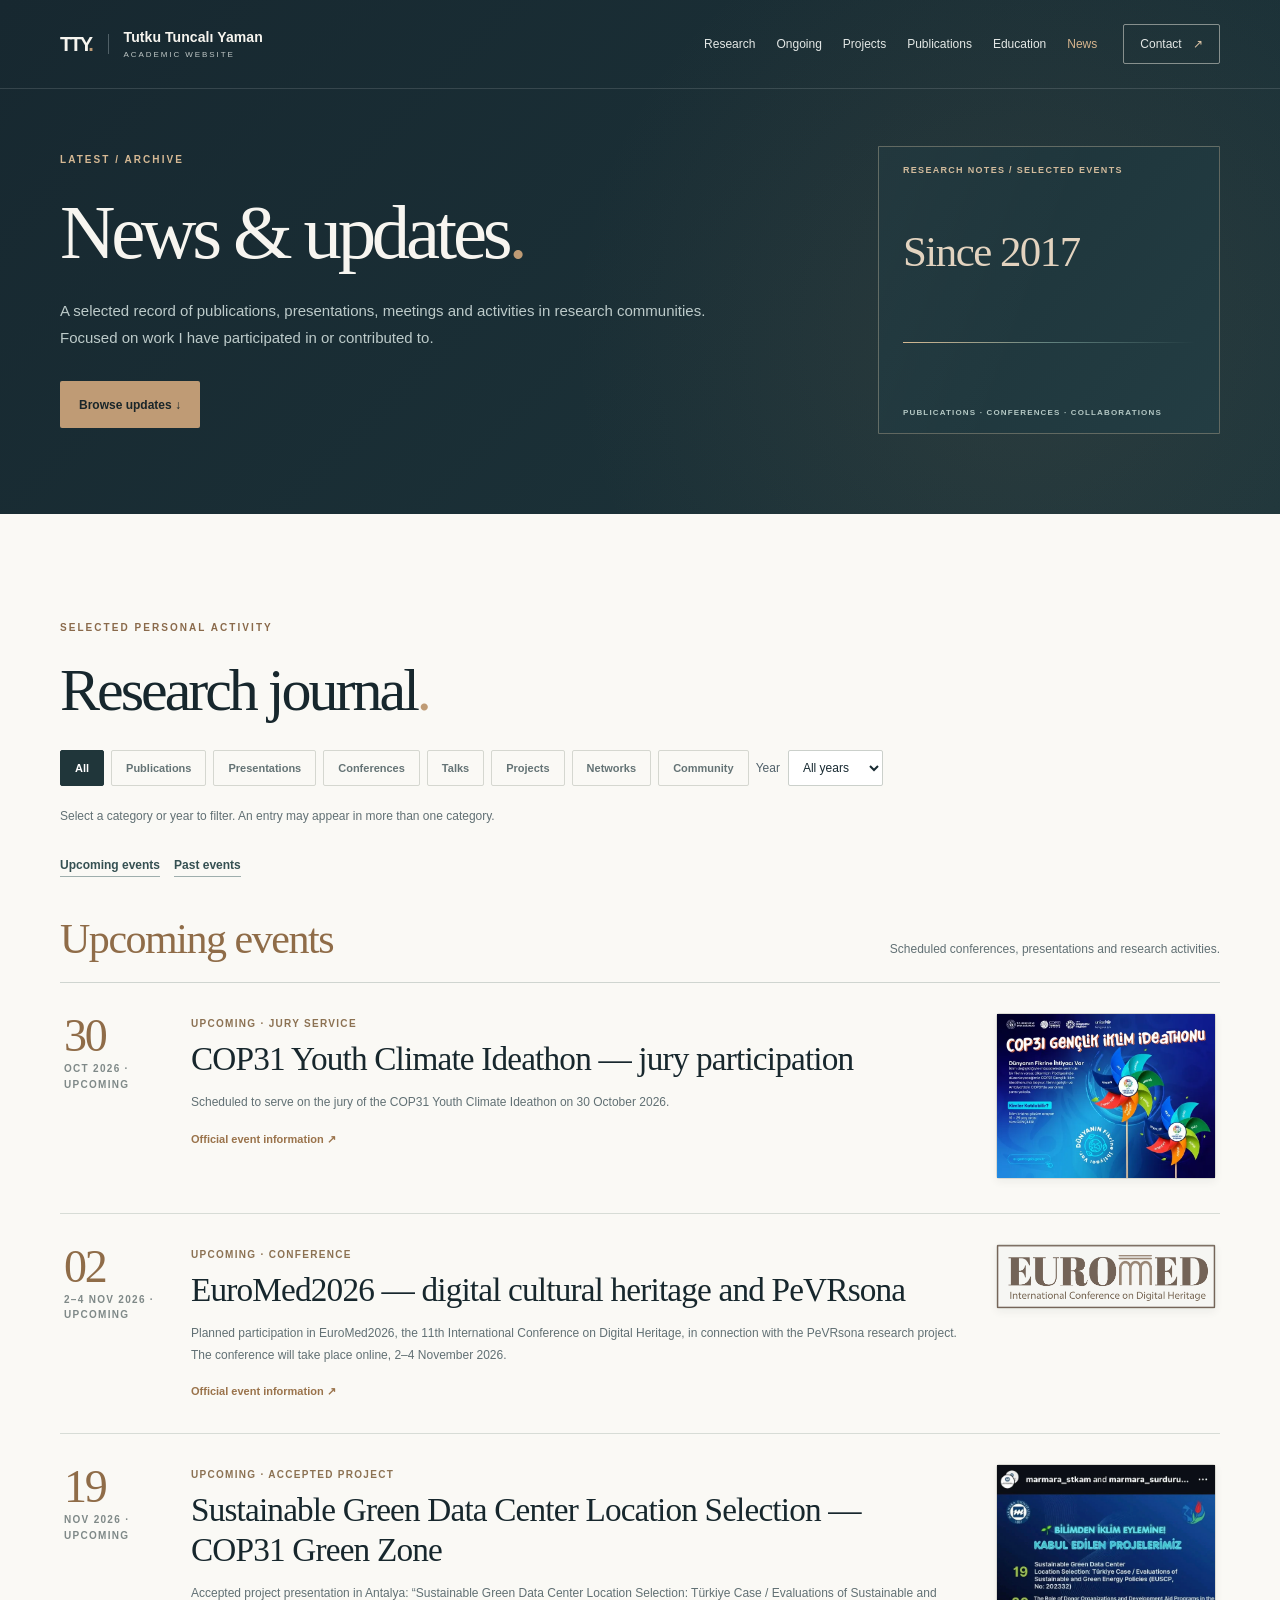
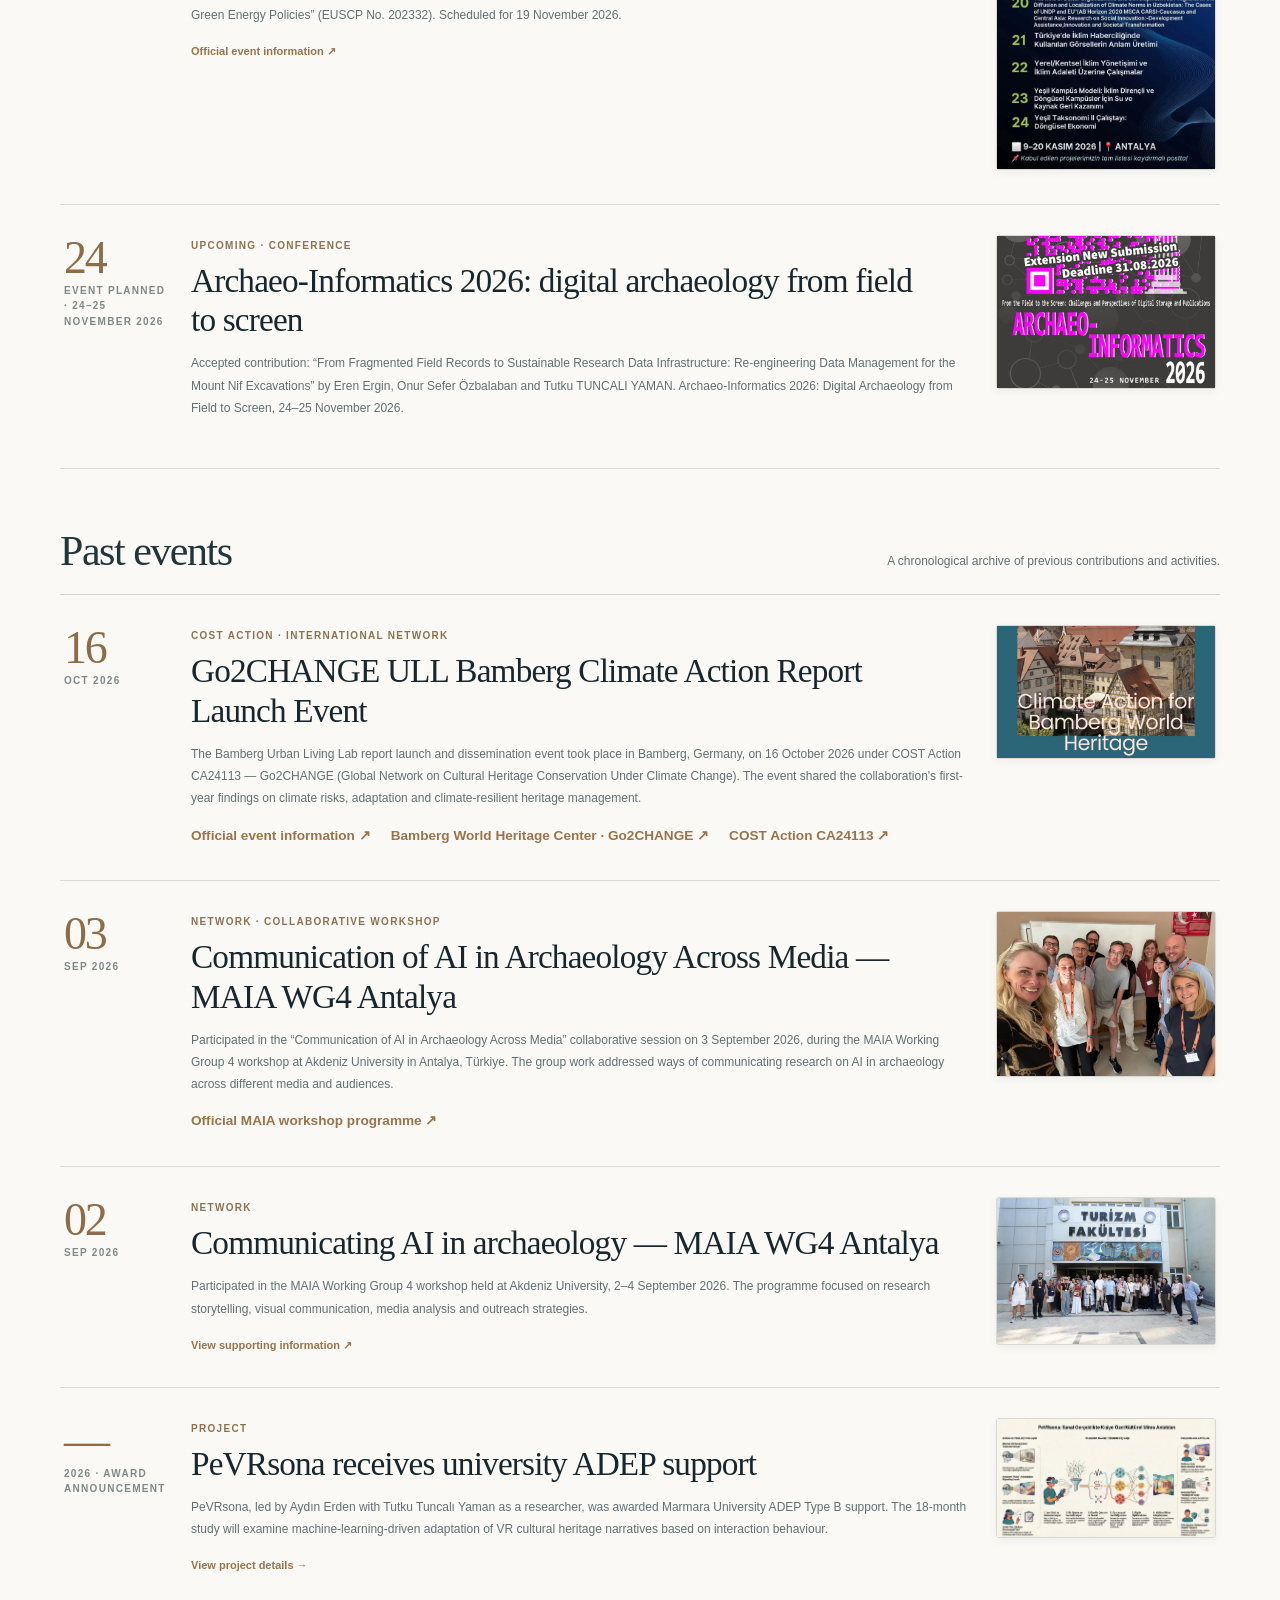
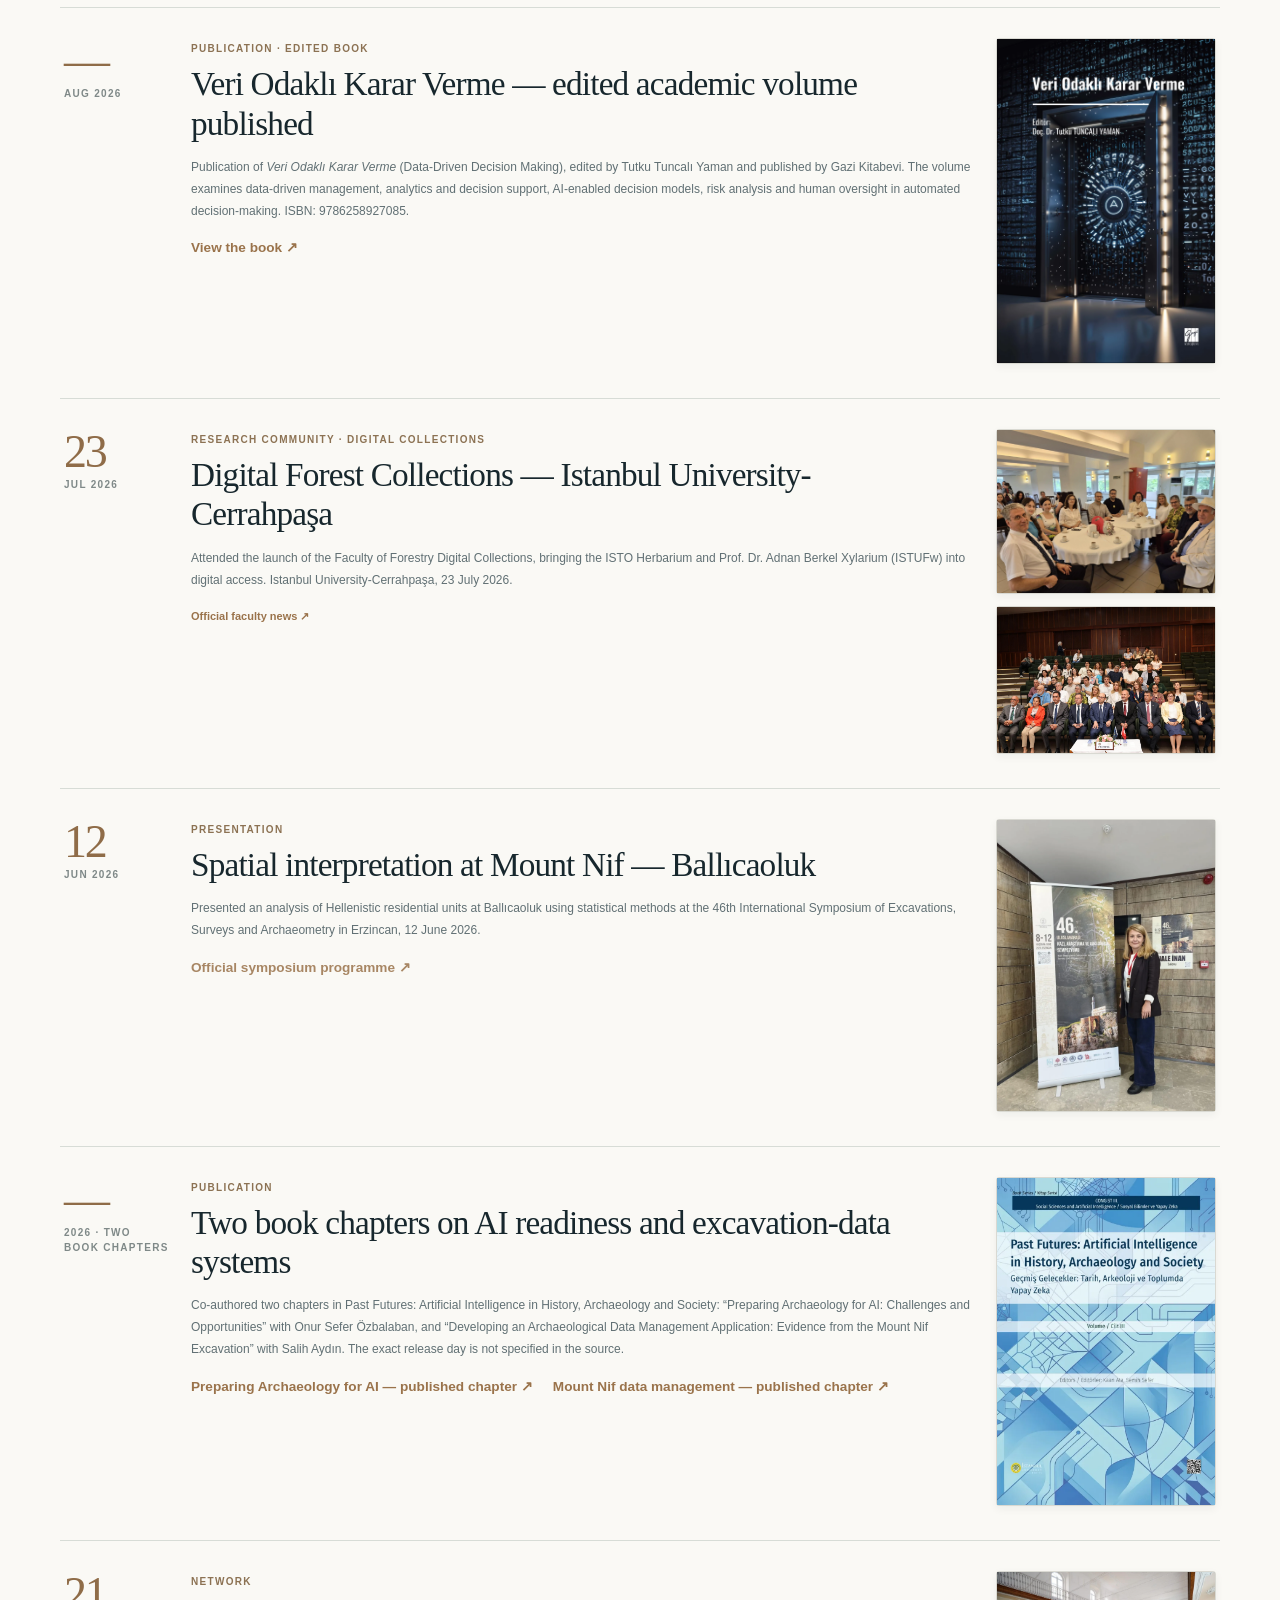
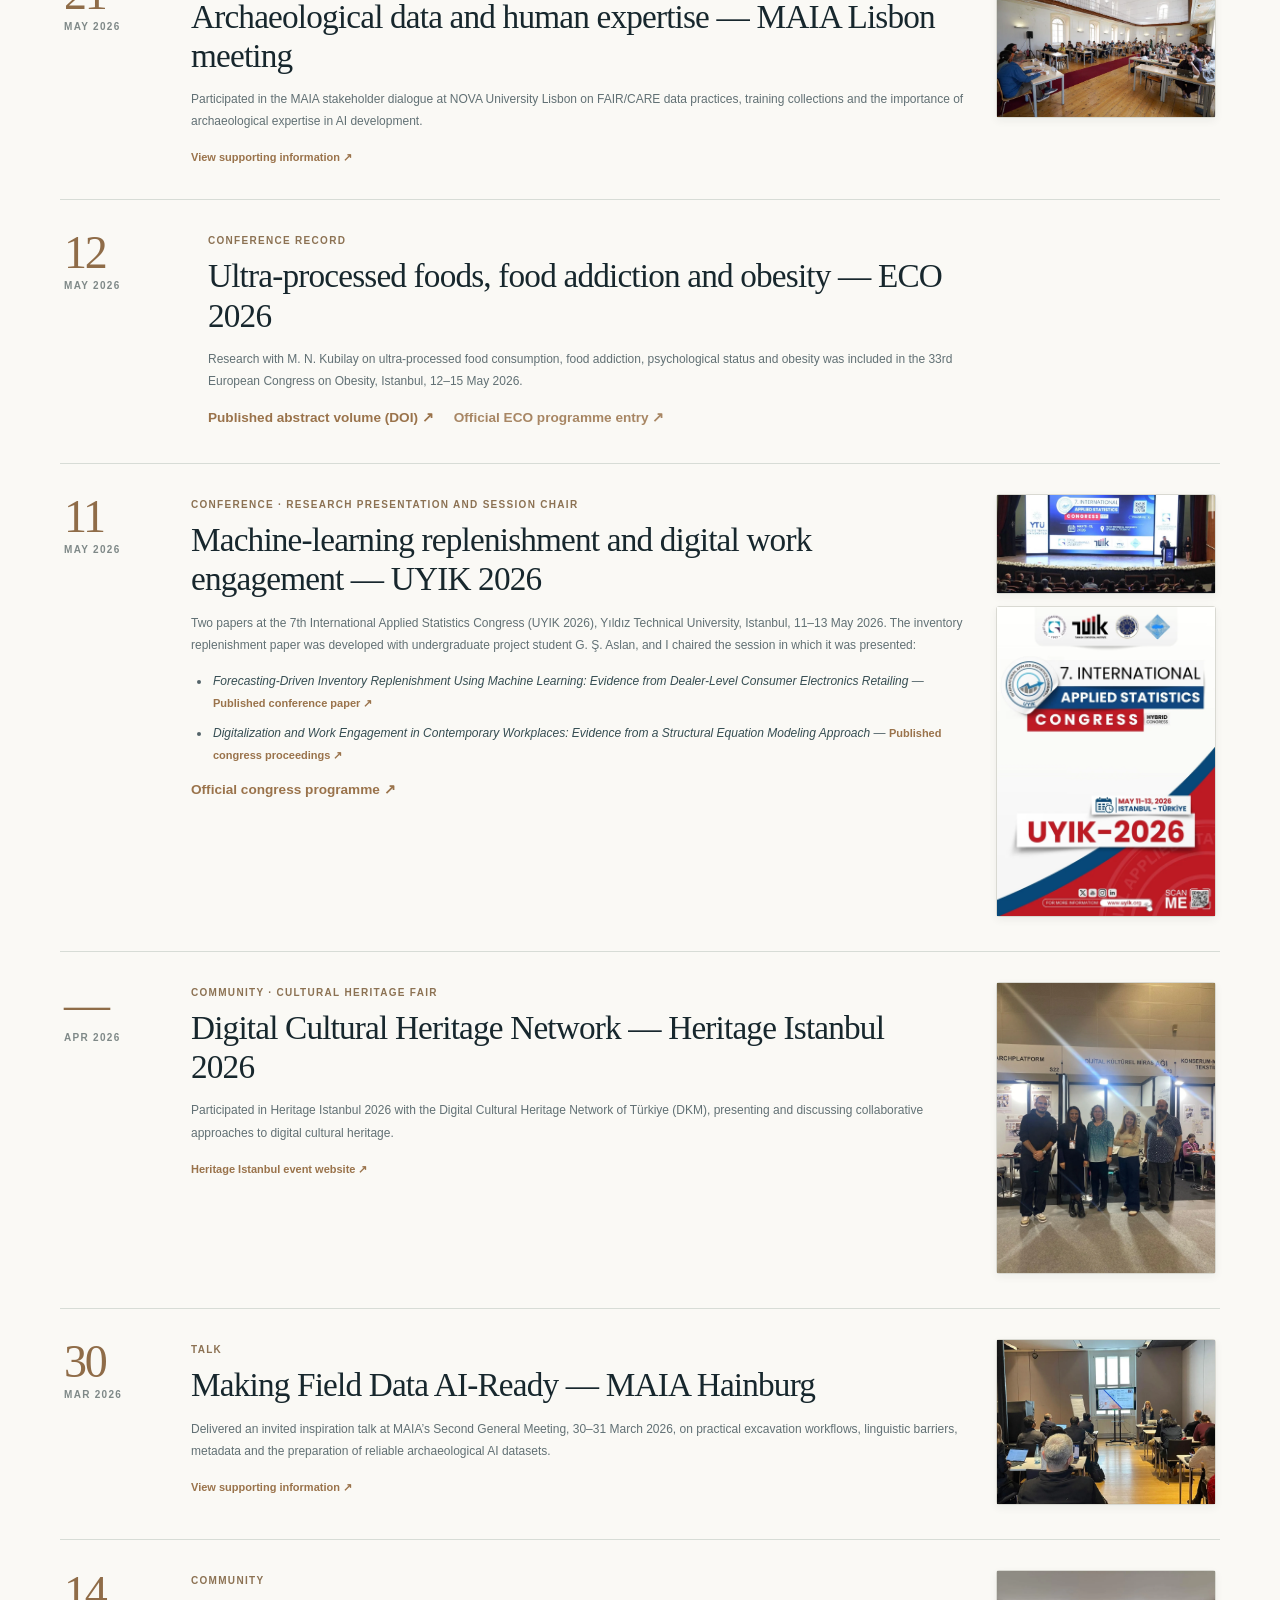
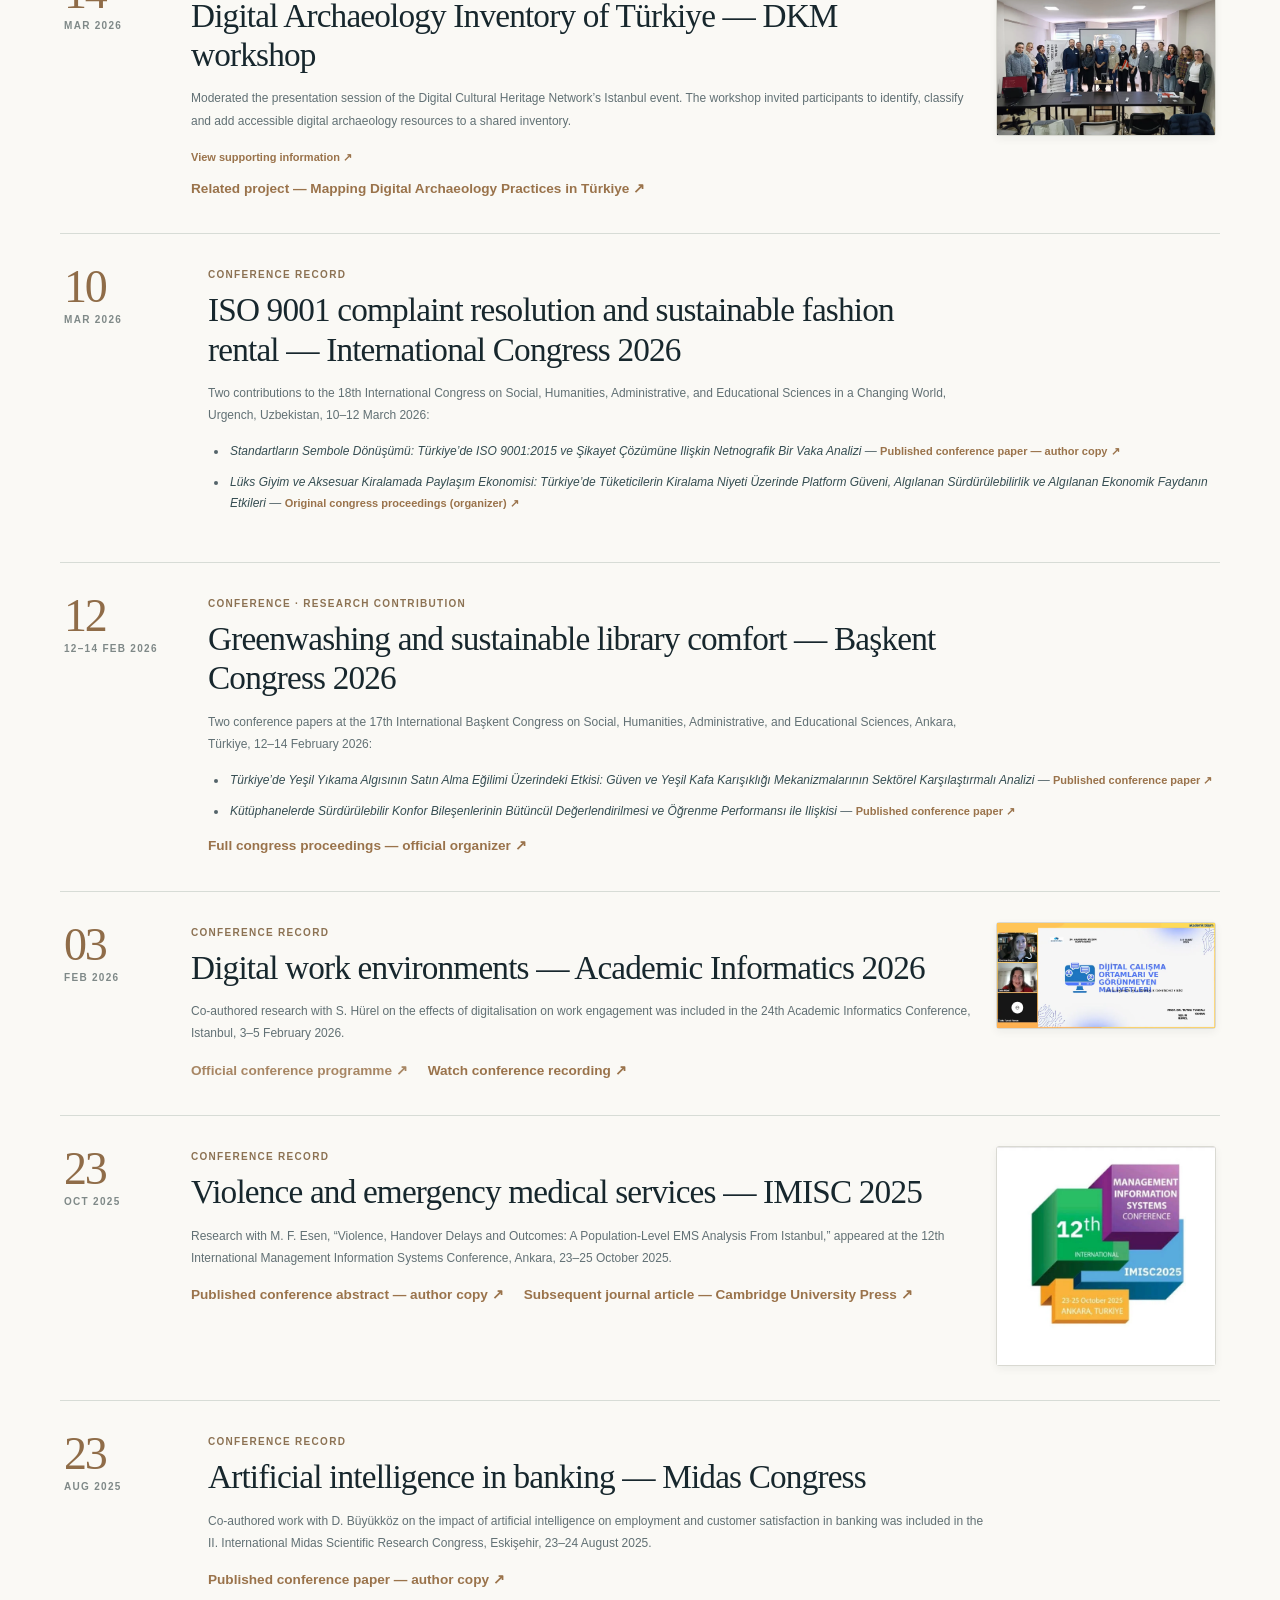
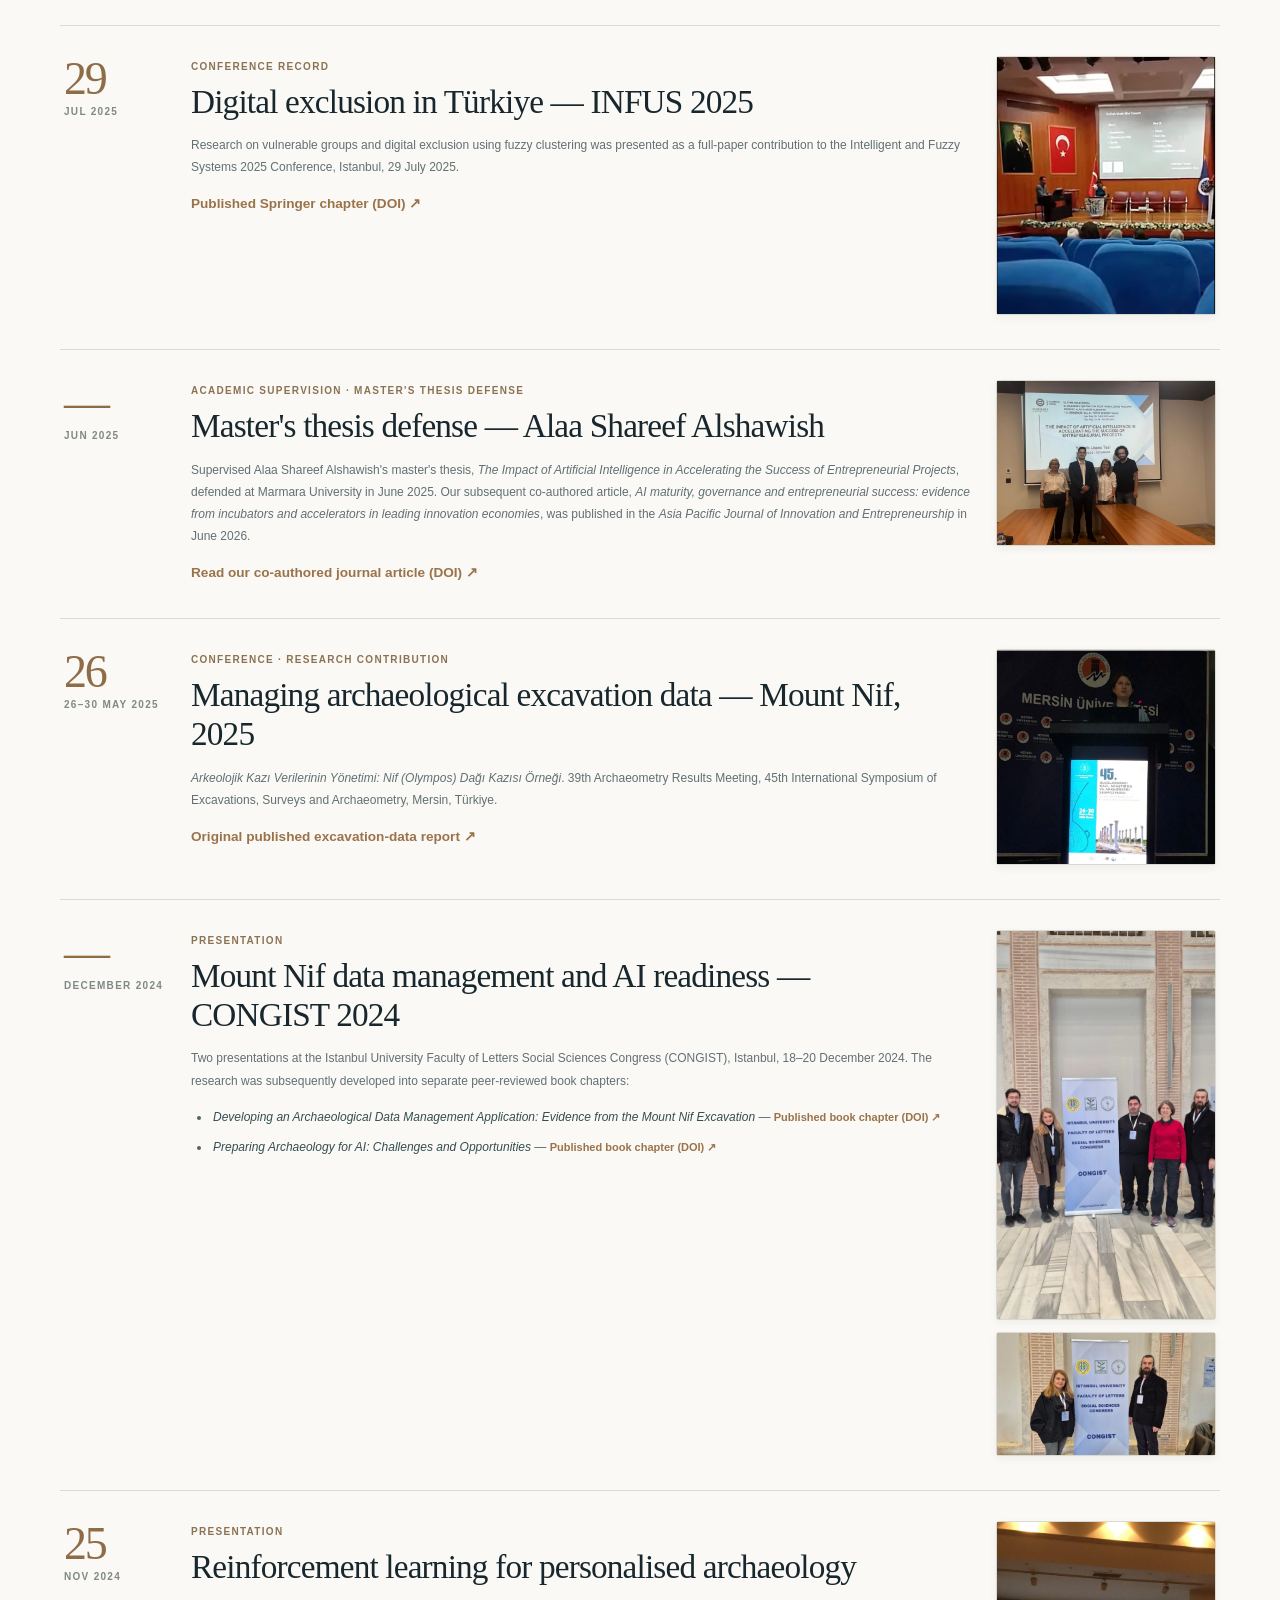
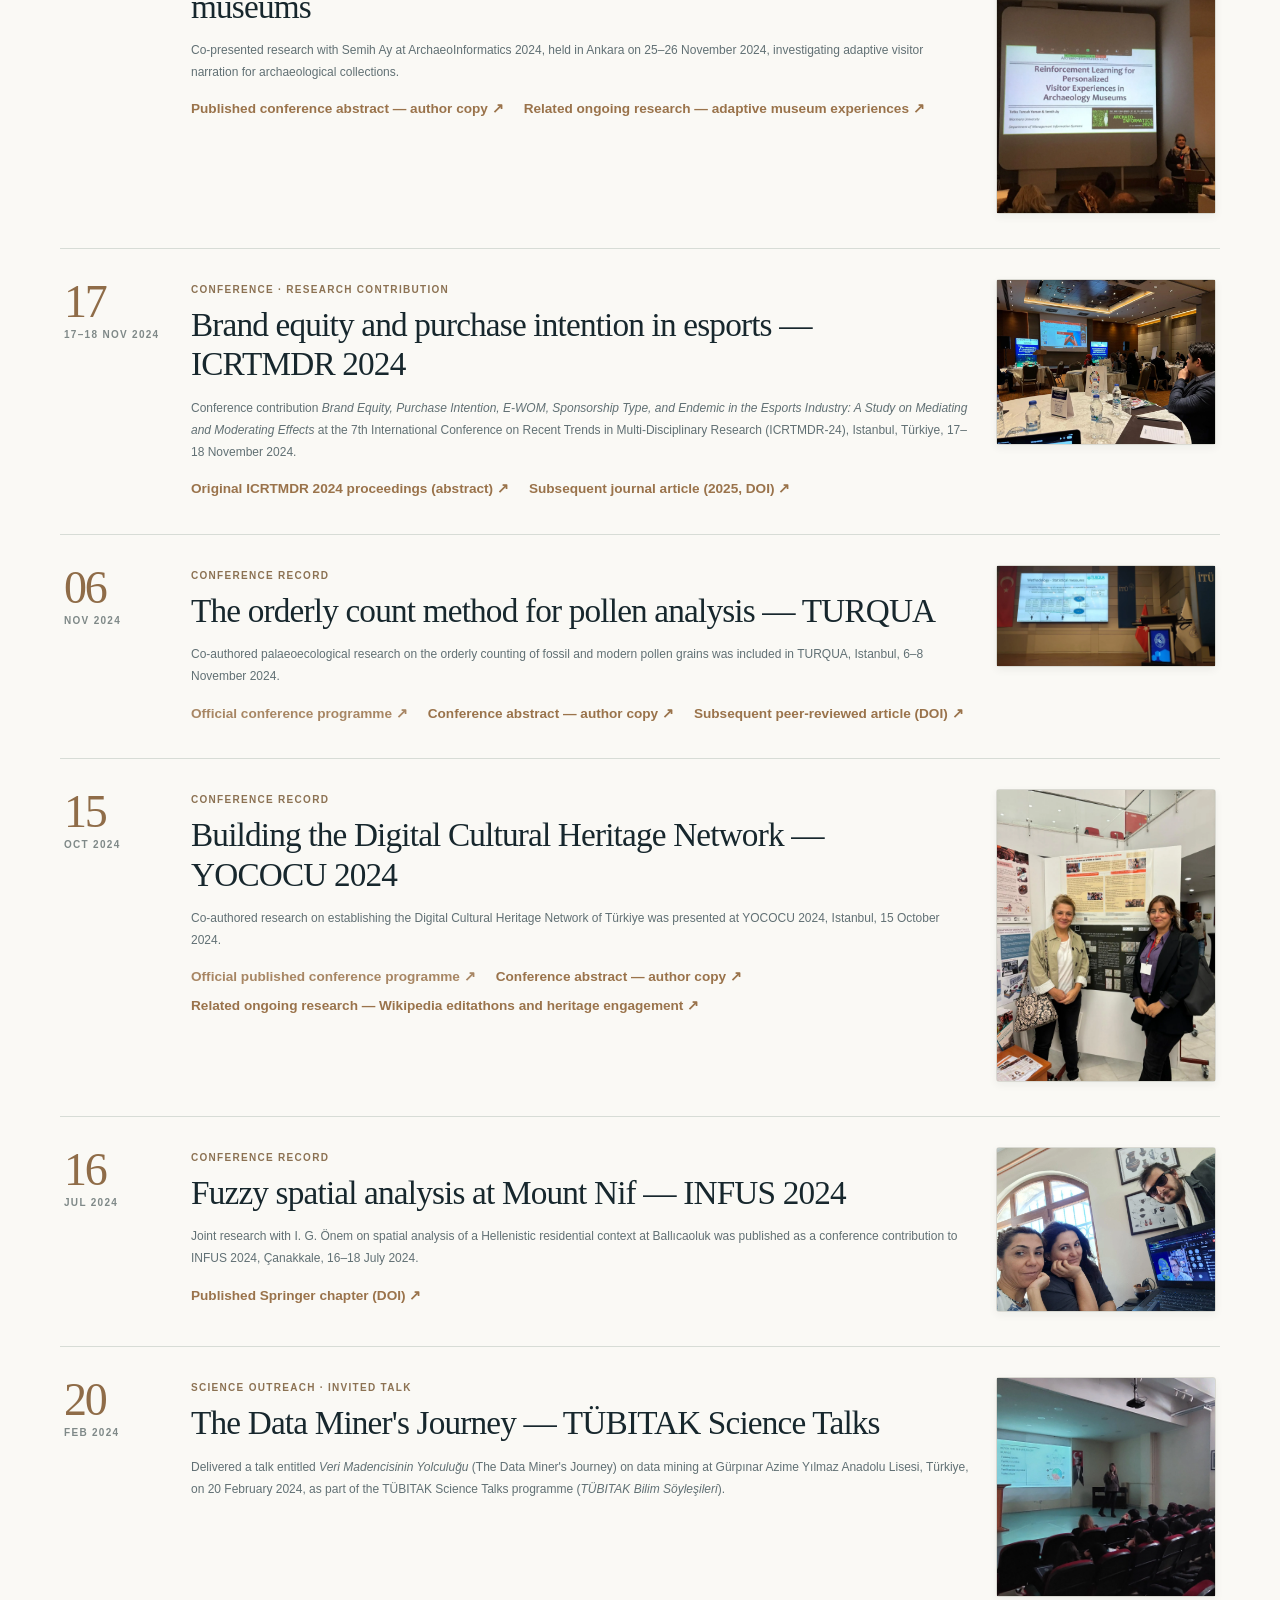
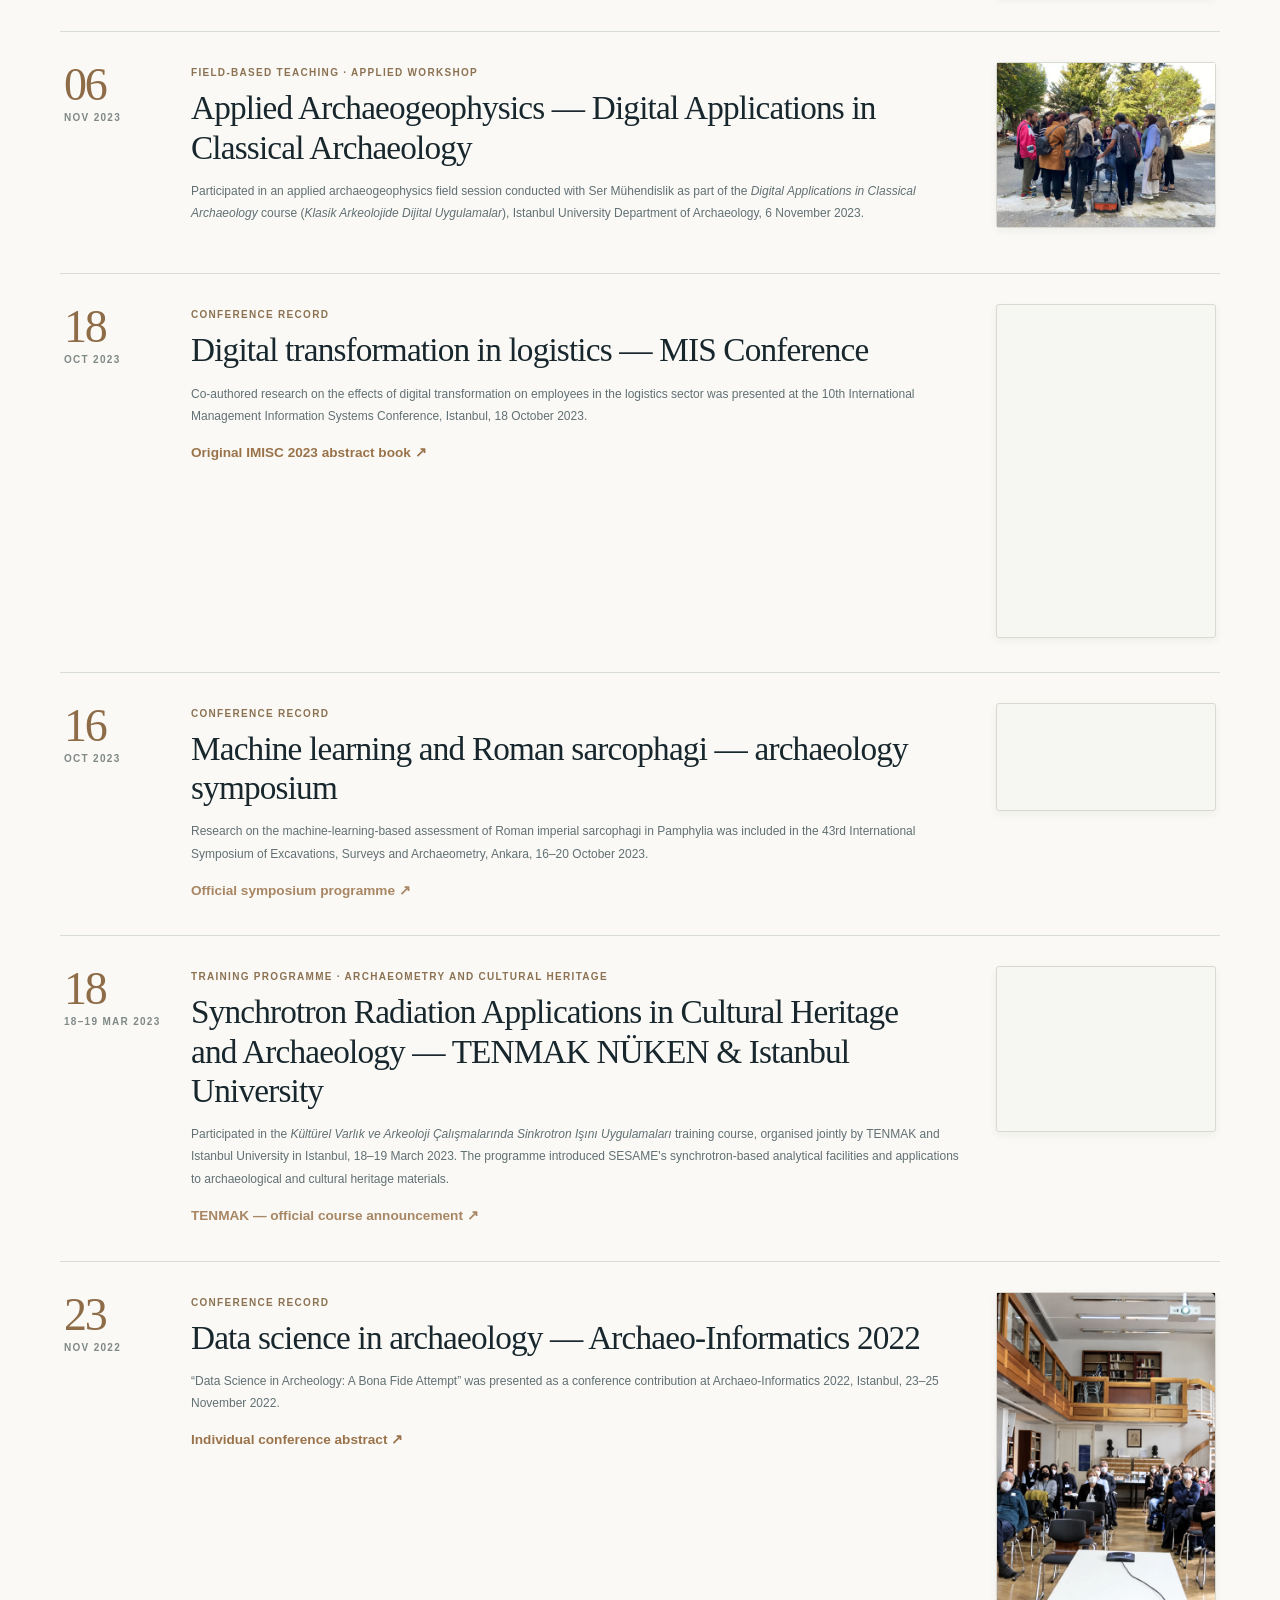
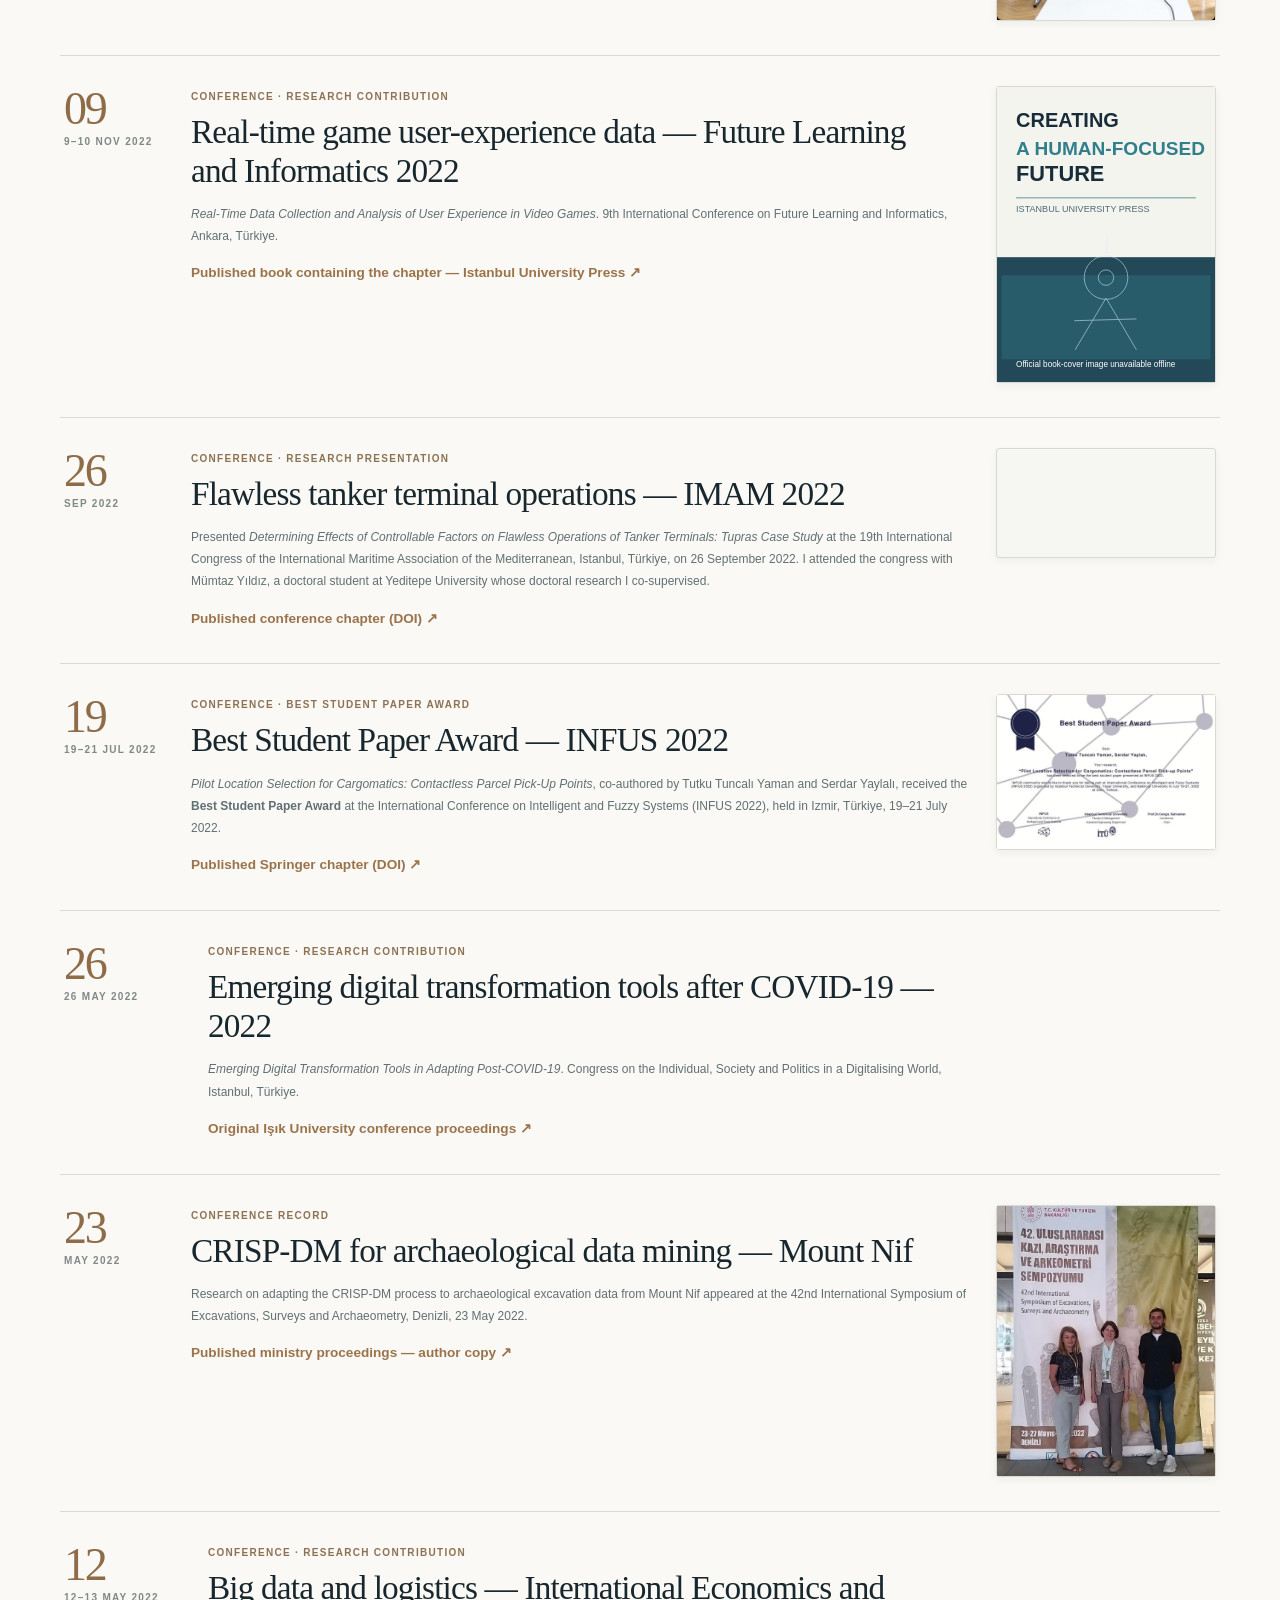
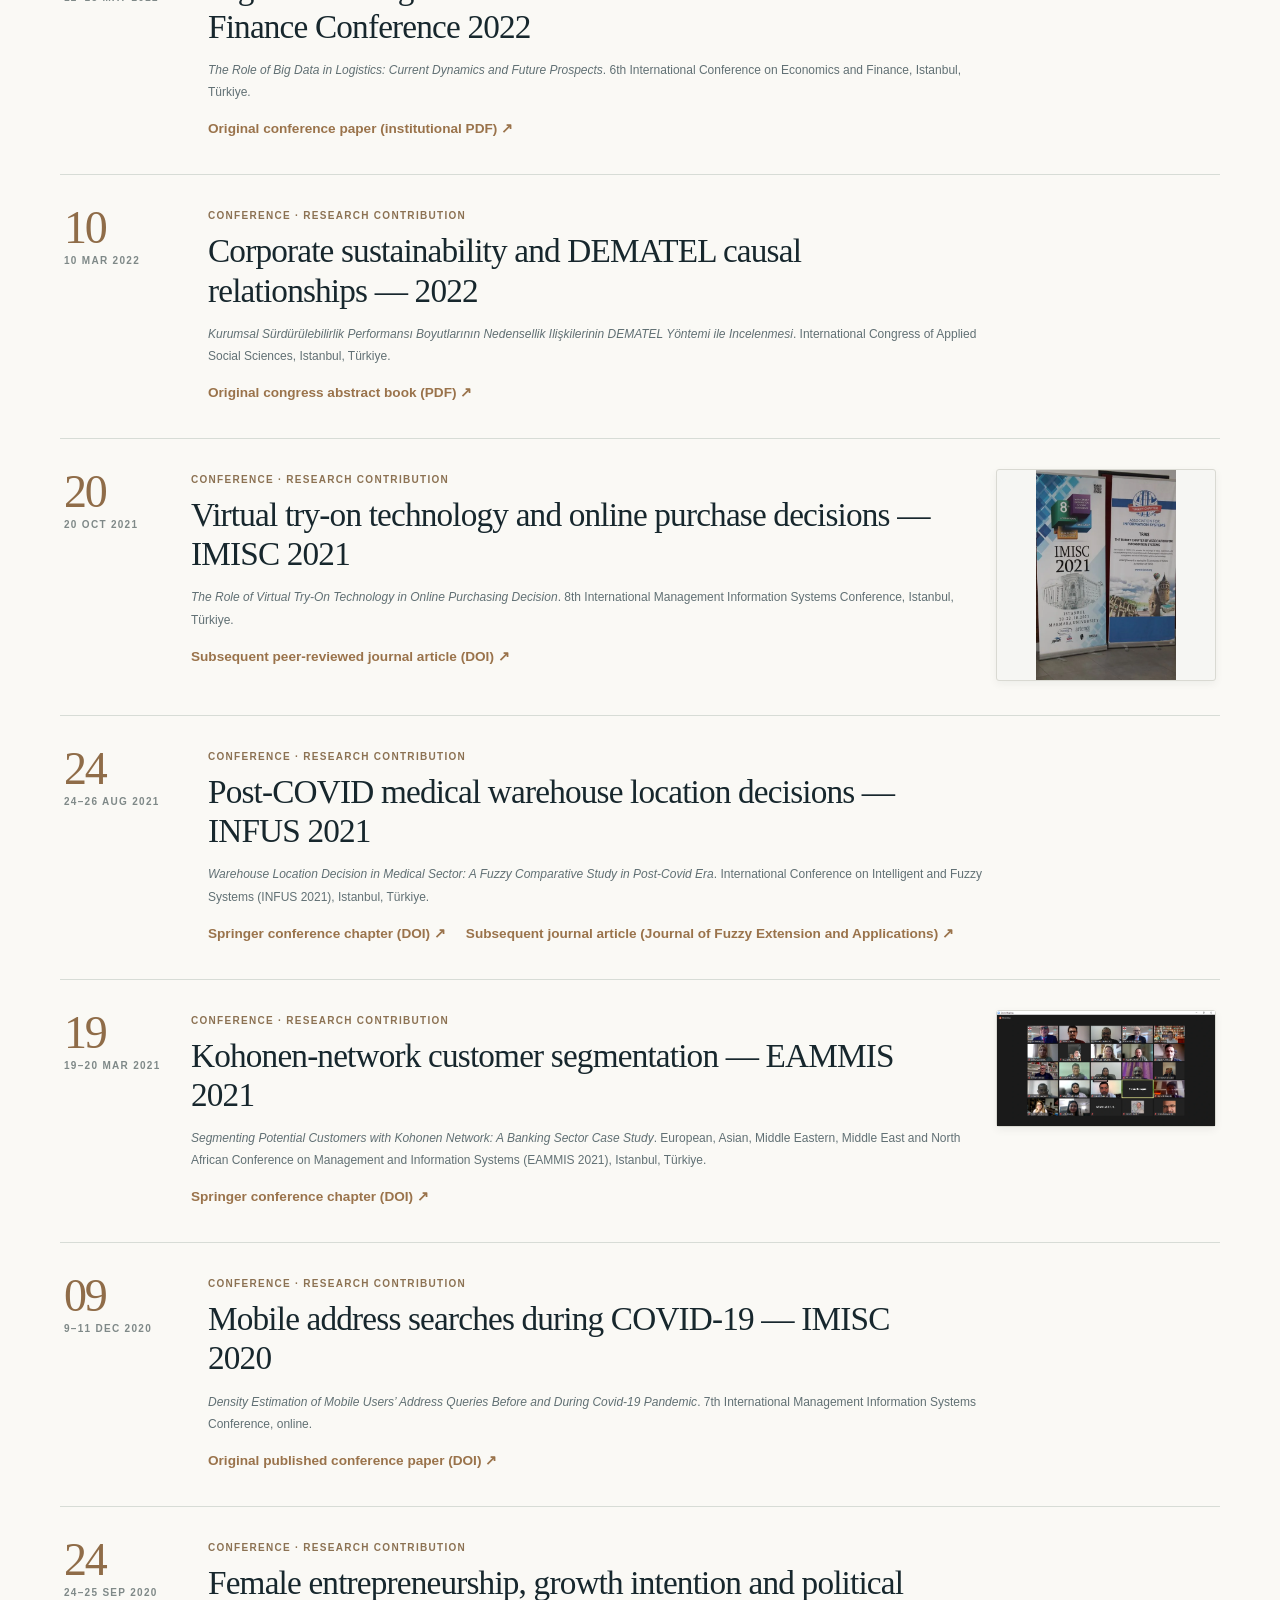
<file: news.html>
<!DOCTYPE html>

<!DOCTYPE html>

<html lang="en">
<head>
<meta charset="utf-8"/>
<meta content="width=device-width, initial-scale=1" name="viewport"/>
<meta content="#15232a" name="theme-color"/>
<meta content="News, presentations, publications and community activities for Tutku Tuncalı Yaman." name="description"/>
<meta content="website" property="og:type"/>
<meta content="News &amp; Updates | Tutku Tuncalı Yaman" property="og:title"/>
<meta content="News, presentations, publications and community activities for Tutku Tuncalı Yaman." property="og:description"/>
<title>News &amp; Updates | Tutku Tuncalı Yaman</title>
<link href="styles.css" rel="stylesheet"/>
<script defer="" src="script.js"></script>
<link href="assets/favicon.svg" rel="icon" type="image/svg+xml"/><style>/* Editorial photographs: preserve entire source image without cropping */
.news-thumb img, .news-card img, .news-image img, .news-media img, .news-entry img { object-fit: contain !important; object-position: center !important; }
/* Photo viewer: click or keyboard-open a full, uncropped image. */
.news-photo-trigger{display:block;width:100%;margin:0;padding:0;border:0;background:transparent;color:inherit;cursor:zoom-in;text-align:inherit}
.news-photo-trigger img{display:block;width:100%;height:auto}
.news-photo-trigger:focus-visible{outline:3px solid #947651;outline-offset:3px}
.news-lightbox{box-sizing:border-box;border:0;padding:0;width:min(1100px,94vw);max-width:94vw;max-height:94vh;overflow:auto;background:#15232a;color:#fff;box-shadow:0 24px 75px rgba(0,0,0,.5);border-radius:5px}
.news-lightbox::backdrop{background:rgba(8,15,19,.87)}
.news-lightbox-content{position:relative;display:flex;align-items:center;flex-direction:column;gap:10px;padding:46px 16px 18px}
.news-lightbox-image{display:block;max-width:100%;max-height:calc(94vh - 120px);width:auto;height:auto;object-fit:contain}
.news-lightbox-caption{font:500 13px/1.5 var(--font-sans, sans-serif);text-align:center;margin:0;color:#e4e6e3}
.news-lightbox-close{position:absolute;right:9px;top:7px;border:0;background:rgba(255,255,255,.13);color:#fff;border-radius:3px;padding:6px 12px;font:700 14px/1.3 var(--font-sans, sans-serif);cursor:pointer}
.news-lightbox-close:hover,.news-lightbox-close:focus-visible{background:#fff;color:#15232a}
@media(max-width:600px){.news-lightbox-content{padding:48px 8px 12px}.news-lightbox-image{max-height:calc(94vh - 120px)}.news-lightbox-caption{font-size:12px}}
</style><style>
/* AVESIS edition — original photo aspect ratio; no image cropping */
.news-entry.with-photo { grid-template-columns: 105px minmax(0,1fr) minmax(175px,220px); gap:22px; align-items:start; }
.news-entry.with-photo .news-main { min-width:0; }
.news-entry.with-photo .news-thumb { grid-column:auto; grid-row:auto; width:100%; max-width:220px; max-height:none !important; align-self:start; overflow:hidden; padding:0; background:#f6f6f3; margin:0; }
.news-entry .news-thumb img {width:100% !important; height:auto!important; max-height:420px!important; object-fit:contain!important; object-position:center!important; transform:none!important; }
.news-entry .news-thumb.official-graphic img { max-height:210px!important; }
.news-thumb .news-photo-trigger{height:auto;}
.news-visual-attribution{padding:5px 8px 7px;color:#69747a;font-size:9px;line-height:1.3;text-align:center;background:#f5f4f0}
@media(max-width:960px){.news-entry.with-photo{grid-template-columns:82px minmax(0,1fr) minmax(140px,185px);gap:16px}.news-entry.with-photo .news-thumb{max-width:185px}}
@media(max-width:760px){.news-entry.with-photo{grid-template-columns:62px minmax(0,1fr);column-gap:13px;row-gap:12px}.news-entry.with-photo .news-thumb {grid-column:2;grid-row:auto;max-width:min(100%,360px);margin-top:0}.news-entry .news-thumb img {max-height:380px!important}}
</style><style>
/* v20: grouped conference papers, each retaining its original source link */
.conference-paper-list { margin: 8px 0 13px; padding-left: 20px; color:#536469; font-size:12px; line-height:1.8; }
.conference-paper-list li { margin: 0 0 9px; padding-left:2px; }
.conference-paper-list em { color:#354d52; font-style:italic; }
.conference-paper-list a { font-size:11px; font-weight:700; text-underline-offset:2px; }
.news-anchor-alias { position:relative; display:block; height:0; scroll-margin-top:90px; }
.news-entry.with-photo .news-media-gallery { grid-column:3; display:grid; gap:12px; align-self:start; min-width:0; }
.news-entry .news-media-gallery .news-thumb {margin:0; width:100%; max-width:100%;}
@media (max-width:960px) and (min-width:761px) { .news-entry.with-photo .news-media-gallery { grid-column:3; } }
@media (max-width:760px) { .news-entry.with-photo .news-media-gallery {grid-column:2;max-width:350px;} }
</style><style>/* Full-image Emden/Leer photo gallery */
.news-entry.with-photo .news-media-gallery.four-photo-gallery{grid-template-columns:repeat(2,minmax(0,1fr));gap:8px;align-content:start;}
.news-entry .four-photo-gallery .news-thumb img{width:100%!important;height:auto!important;max-height:none!important;object-fit:contain!important;}
@media(max-width:760px){.news-entry.with-photo .news-media-gallery.four-photo-gallery{max-width:390px;}}
</style></head>
<body>
<a class="skip-link" href="#main">Skip to content</a>
<header class="site-header" id="top">
<div class="header-inner wrap">
<a aria-label="Tutku Tuncalı Yaman, home" class="wordmark" href="index.html"><span aria-hidden="true" class="wordmark-monogram">TTY<span class="monogram-dot">.</span></span><span class="wordmark-name">Tutku Tuncalı Yaman<span class="wordmark-line">ACADEMIC WEBSITE</span></span></a>
<button aria-controls="primary-nav" aria-expanded="false" aria-label="Open navigation" class="nav-toggle" type="button"><span></span><span></span><span></span></button>
<nav aria-label="Primary navigation" class="main-nav" id="primary-nav"><a href="index.html#research">Research</a><a href="ongoing.html">Ongoing</a><a href="projects.html">Projects</a><a href="index.html#publications">Publications</a><a href="education.html">Education</a><a aria-current="page" href="news.html">News</a><a class="nav-contact" href="index.html#contact">Contact <span aria-hidden="true">↗</span></a></nav>
</div>
</header>
<main id="main"><section aria-labelledby="inner-title" class="inner-hero news-hero"><div class="wrap inner-hero-grid"><div><p class="eyebrow">LATEST / ARCHIVE</p><h1 id="inner-title">News &amp; updates<span class="period">.</span></h1><p class="inner-lead">A selected record of publications, presentations, meetings and activities in research communities. Focused on work I have participated in or contributed to.</p><div class="inner-hero-actions"><a class="button button-primary" href="#updates">Browse updates ↓</a></div></div><div aria-hidden="true" class="inner-visual inner-editorial-visual news-editorial"><p class="editorial-overline">RESEARCH NOTES / SELECTED EVENTS</p><div class="editorial-year since-label">Since 2017</div><div class="news-editorial-line"></div><p class="editorial-footer">PUBLICATIONS · CONFERENCES · COLLABORATIONS</p></div></div></section><section class="section news-archive" id="updates"><div class="wrap"><div class="news-archive-top"><div><p class="eyebrow eyebrow-dark">SELECTED PERSONAL ACTIVITY</p><h2>Research journal<span class="period">.</span></h2></div><div aria-label="Filter news" class="news-filters" role="group"><button aria-pressed="true" class="news-filter active" data-filter="all" type="button">All</button><button aria-pressed="false" class="news-filter" data-filter="Publications" title="Show publications-related entries" type="button">Publications</button><button aria-pressed="false" class="news-filter" data-filter="Presentations" title="Show presentations-related entries" type="button">Presentations</button><button aria-pressed="false" class="news-filter" data-filter="Conferences" title="Show conferences-related entries" type="button">Conferences</button><button aria-pressed="false" class="news-filter" data-filter="Talks" title="Show talks-related entries" type="button">Talks</button><button aria-pressed="false" class="news-filter" data-filter="Projects" title="Show projects-related entries" type="button">Projects</button><button aria-pressed="false" class="news-filter" data-filter="Networks" title="Show networks-related entries" type="button">Networks</button><button aria-pressed="false" class="news-filter" data-filter="Community" title="Show community-related entries" type="button">Community</button><label class="news-year-control">Year <select aria-label="Filter news by year" id="news-year-filter"><option value="all">All years</option><option value="2026">2026</option><option value="2025">2025</option><option value="2024">2024</option><option value="2023">2023</option><option value="2022">2022</option><option value="2021">2021</option><option value="2020">2020</option><option value="2019">2019</option><option value="2018">2018</option><option value="2017">2017</option></select></label></div></div><p class="news-filter-note">Select a category or year to filter. An entry may appear in more than one category.</p><nav aria-label="Browse event timing" class="news-period-nav"><a href="#upcoming-events">Upcoming events</a><a href="#past-events">Past events</a></nav><section aria-labelledby="news-upcoming-heading" class="news-period" data-news-period="upcoming" id="upcoming-events"><div class="news-period-header"><h3 id="news-upcoming-heading">Upcoming events</h3><p>Scheduled conferences, presentations and research activities.</p></div><div class="news-list"><article aria-label="COP31 Youth Climate Ideathon — jury participation — Community" class="news-entry with-photo" data-date="2026-10-30" data-kind="Community" data-period="upcoming" data-tags="Community" data-year="2026" id="cop31-ideathon-jury-2026"><div class="news-date"><strong>30</strong><span>OCT 2026 · UPCOMING</span></div><div class="news-main"><span class="news-type">Upcoming · Jury service</span><h2>COP31 Youth Climate Ideathon — jury participation</h2><p>Scheduled to serve on the jury of the COP31 Youth Climate Ideathon on 30 October 2026.</p><a href="https://gsb.gov.tr/tr/haber-detay/302437-cop31-genclik-iklim-ideathonu-basvurulari-basladi" rel="noopener noreferrer" target="_blank">Official event information ↗</a></div><figure class="news-thumb"><button aria-label="Enlarge image: COP31 Youth Climate Ideathon official announcement" class="news-photo-trigger" type="button"><img alt="COP31 Youth Climate Ideathon official announcement" decoding="async" loading="lazy" src="assets/cop31-youth-ideathon-2026.webp"/></button></figure></article><article aria-label="EuroMed2026 — digital cultural heritage and PeVRsona — Conferences, Projects" class="news-entry with-photo" data-date="2026-11-02" data-kind="Conference" data-period="upcoming" data-tags="Conferences|Projects" data-year="2026" id="euromed-pevrsona-2026"><div class="news-date"><strong>02</strong><span>2–4 NOV 2026 · UPCOMING</span></div><div class="news-main"><span class="news-type">Upcoming · Conference</span><h2>EuroMed2026 — digital cultural heritage and PeVRsona</h2><p>Planned participation in EuroMed2026, the 11th International Conference on Digital Heritage, in connection with the PeVRsona research project. The conference will take place online, 2–4 November 2026.</p><a href="https://euromed2026.eu/" rel="noopener noreferrer" target="_blank">Official event information ↗</a></div><figure class="news-thumb"><button aria-label="Enlarge image: EuroMed International Conference on Digital Heritage logo" class="news-photo-trigger" type="button"><img alt="EuroMed International Conference on Digital Heritage logo" decoding="async" loading="lazy" src="assets/euromed-2026-logo.webp"/></button></figure></article><article aria-label="Sustainable Green Data Center Location Selection — COP31 Green Zone — Projects, Presentations, Conferences" class="news-entry with-photo" data-date="2026-11-19" data-kind="Project" data-period="upcoming" data-tags="Projects|Presentations|Conferences" data-year="2026" id="cop31-green-zone-2026"><div class="news-date"><strong>19</strong><span>NOV 2026 · UPCOMING</span></div><div class="news-main"><span class="news-type">Upcoming · Accepted project</span><h2>Sustainable Green Data Center Location Selection — COP31 Green Zone</h2><p>Accepted project presentation in Antalya: “Sustainable Green Data Center Location Selection: Türkiye Case / Evaluations of Sustainable and Green Energy Policies” (EUSCP No. 202332). Scheduled for 19 November 2026.</p><a href="https://cop31.tr/" rel="noopener noreferrer" target="_blank">Official event information ↗</a></div><figure class="news-thumb"><button aria-label="Enlarge image: Marmara University announcement listing Sustainable Green Data Center Location Selection among accepted COP31 Green Zone projects for Antalya, 19 November 2026" class="news-photo-trigger" type="button"><img alt="Marmara University announcement listing Sustainable Green Data Center Location Selection among accepted COP31 Green Zone projects for Antalya, 19 November 2026" decoding="async" loading="lazy" src="assets/cop31-green-zone-2026.webp"/></button></figure></article><article aria-label="Archaeo-Informatics 2026: digital archaeology from field to screen — Conferences, Presentations" class="news-entry with-photo" data-date="2026-11-24" data-kind="Conference" data-period="upcoming" data-tags="Conferences|Presentations" data-year="2026" id="archaeo-2026"><div class="news-date"><strong>24</strong><span>EVENT PLANNED · 24–25 NOVEMBER 2026</span></div><div class="news-main"><span class="news-type">Upcoming · Conference</span><h2>Archaeo-Informatics 2026: digital archaeology from field to screen</h2><p>Accepted contribution: “From Fragmented Field Records to Sustainable Research Data Infrastructure: Re-engineering Data Management for the Mount Nif Excavations” by Eren Ergin, Onur Sefer Özbalaban and Tutku TUNCALI YAMAN. Archaeo-Informatics 2026: Digital Archaeology from Field to Screen, 24–25 November 2026.</p></div><figure class="news-thumb"><button aria-label="Enlarge image: Image from the supplied activity record for Archaeo-Informatics 2026: digital archaeology from field to screen" class="news-photo-trigger" type="button"><img alt="Image from the supplied activity record for Archaeo-Informatics 2026: digital archaeology from field to screen" decoding="async" loading="lazy" src="assets/archaeoinformatics2026.webp"/></button></figure></article></div><p class="news-no-results" hidden="">No matching upcoming events.</p></section><section aria-labelledby="news-past-heading" class="news-period" data-news-period="past" id="past-events"><div class="news-period-header"><h3 id="news-past-heading">Past events</h3><p>A chronological archive of previous contributions and activities.</p></div><div class="news-list"><article aria-label="Go2CHANGE ULL Bamberg Climate Action Report Launch Event — Networks, Projects, Community" class="news-entry with-photo" data-date="2026-10-16" data-kind="Network" data-period="past" data-tags="Networks|Projects|Community" data-year="2026" id="go2change-ull-bamberg-report-launch-2026"><div class="news-date"><strong>16</strong><span>OCT 2026</span></div><div class="news-main"><span class="news-type">COST Action · International network</span><h2>Go2CHANGE ULL Bamberg Climate Action Report Launch Event</h2><p>The Bamberg Urban Living Lab report launch and dissemination event took place in Bamberg, Germany, on 16 October 2026 under COST Action CA24113 — Go2CHANGE (Global Network on Cultural Heritage Conservation Under Climate Change). The event shared the collaboration's first-year findings on climate risks, adaptation and climate-resilient heritage management.</p><div class="news-publication-links"><a href="https://resilient-heritage.ch/news-und-agenda/agenda/detail/go2change-urban-living-lab-bamberg-final-event-climate-action-for-bamberg-world-heritage" rel="noopener noreferrer" target="_blank">Official event information ↗</a><a href="https://welterbe.bamberg.de/en/projects/go-2-change" rel="noopener noreferrer" target="_blank">Bamberg World Heritage Center · Go2CHANGE ↗</a><a href="https://www.cost.eu/actions/CA24113/" rel="noopener noreferrer" target="_blank">COST Action CA24113 ↗</a></div></div><figure class="news-thumb"><button aria-label="Enlarge Go2CHANGE Climate Action for Bamberg World Heritage event graphic" class="news-photo-trigger" type="button"><img alt="Climate Action for Bamberg World Heritage — Go2CHANGE Urban Living Lab final event graphic" decoding="async" loading="lazy" src="assets/go2change-bamberg-climate-action-2026.webp"/></button></figure></article><article aria-label="Communication of AI in Archaeology Across Media — MAIA WG4 Antalya — Networks, Conferences" class="news-entry with-photo" data-date="2026-09-03" data-kind="Network" data-period="past" data-tags="Networks|Conferences" data-year="2026" id="maia-wg4-communication-across-media-2026">
<div class="news-date"><strong>03</strong><span>SEP 2026</span></div>
<div class="news-main"><span class="news-type">Network · Collaborative workshop</span>
<h2>Communication of AI in Archaeology Across Media — MAIA WG4 Antalya</h2>
<p>Participated in the “Communication of AI in Archaeology Across Media” collaborative session on 3 September 2026, during the MAIA Working Group 4 workshop at Akdeniz University in Antalya, Türkiye. The group work addressed ways of communicating research on AI in archaeology across different media and audiences.</p>
<div class="news-publication-links"><a href="https://maiacost.eu/wg4-antalya-workshop-antalya-2026/" rel="noopener noreferrer" target="_blank">Official MAIA workshop programme ↗</a></div></div>
<figure class="news-thumb"><button aria-label="Enlarge photograph: MAIA WG4 Communication of AI in Archaeology Across Media, Antalya, September 2026" class="news-photo-trigger" type="button"><img alt="Group photograph from the MAIA WG4 workshop in Antalya, September 2026" decoding="async" loading="lazy" src="assets/maia-wg4-communication-across-media-antalya-2026.webp"/></button></figure>
</article><article aria-label="Communicating AI in archaeology — MAIA WG4 Antalya — Networks, Conferences" class="news-entry with-photo" data-date="2026-09-02" data-kind="Network" data-period="past" data-tags="Networks|Conferences" data-year="2026" id="antalya-2026"><div class="news-date"><strong>02</strong><span>SEP 2026</span></div><div class="news-main"><span class="news-type">Network</span><h2>Communicating AI in archaeology — MAIA WG4 Antalya</h2><p>Participated in the MAIA Working Group 4 workshop held at Akdeniz University, 2–4 September 2026. The programme focused on research storytelling, visual communication, media analysis and outreach strategies.</p><a href="https://maiacost.eu/wg4-antalya-workshop-antalya-2026/" rel="noopener noreferrer" target="_blank">View supporting information ↗</a></div><figure class="news-thumb"><button aria-label="Enlarge image: Image from the supplied activity record for Communicating AI in archaeology — MAIA WG4 Antalya" class="news-photo-trigger" type="button"><img alt="Image from the supplied activity record for Communicating AI in archaeology — MAIA WG4 Antalya" decoding="async" loading="lazy" src="assets/antalya.webp"/></button></figure></article><article aria-label="PeVRsona receives university ADEP support — Projects" class="news-entry with-photo" data-date="2026-08-31" data-kind="Project" data-period="past" data-tags="Projects" data-year="2026" id="pevrsona-2026"><div class="news-date"><strong>—</strong><span>2026 · AWARD ANNOUNCEMENT</span></div><div class="news-main"><span class="news-type">Project</span><h2>PeVRsona receives university ADEP support</h2><p>PeVRsona, led by Aydın Erden with Tutku Tuncalı Yaman as a researcher, was awarded Marmara University ADEP Type B support. The 18-month study will examine machine-learning-driven adaptation of VR cultural heritage narratives based on interaction behaviour. </p><a href="projects.html#pevrsona">View project details →</a></div><figure class="news-thumb"><button aria-label="Enlarge image: Image from the supplied activity record for PeVRsona receives university ADEP support" class="news-photo-trigger" type="button"><img alt="Image from the supplied activity record for PeVRsona receives university ADEP support" decoding="async" loading="lazy" src="assets/pevrsona-poster.webp"/></button></figure></article><article aria-label="Veri Odaklı Karar Verme — edited academic volume published — Publications" class="news-entry with-photo book-publication" data-date="2026-08" data-kind="Publication" data-period="past" data-tags="Publications" data-year="2026" id="veri-odakli-karar-verme-2026"><div class="news-date"><strong>—</strong><span>AUG 2026</span></div><div class="news-main"><span class="news-type">Publication · Edited book</span><h2>Veri Odaklı Karar Verme — edited academic volume published</h2><p>Publication of <em>Veri Odaklı Karar Verme</em> (Data-Driven Decision Making), edited by Tutku Tuncalı Yaman and published by Gazi Kitabevi. The volume examines data-driven management, analytics and decision support, AI-enabled decision models, risk analysis and human oversight in automated decision-making. ISBN: 9786258927085.</p><div class="news-publication-links"><a href="https://www.kitapyurdu.com/kitap/veri-odakli-karar-verme/762736.html" rel="noopener noreferrer" target="_blank">View the book ↗</a></div></div><figure class="news-thumb news-book-cover"><button aria-label="Enlarge image: Cover of Veri Odaklı Karar Verme, edited by Tutku Tuncalı Yaman, Gazi Kitabevi, 2026" class="news-photo-trigger" type="button"><img alt="Cover of Veri Odaklı Karar Verme, edited by Tutku Tuncalı Yaman, Gazi Kitabevi, 2026" decoding="async" loading="lazy" src="assets/veri-odakli-karar-verme-cover.webp"/></button></figure></article><article aria-label="Digital Forest Collections — Istanbul University-Cerrahpaşa — Community, Networks" class="news-entry with-photo" data-date="2026-07-23" data-kind="Community" data-period="past" data-tags="Community|Networks" data-year="2026" id="digital-forest-collections-2026"><div class="news-date"><strong>23</strong><span>JUL 2026</span></div><div class="news-main"><span class="news-type">Research community · Digital collections</span><h2>Digital Forest Collections — Istanbul University-Cerrahpaşa</h2><p>Attended the launch of the Faculty of Forestry Digital Collections, bringing the ISTO Herbarium and Prof. Dr. Adnan Berkel Xylarium (ISTUFw) into digital access. Istanbul University-Cerrahpaşa, 23 July 2026.</p><a href="https://orman.iuc.edu.tr/tr/haber/orman-fakultesi-dijital-koleksiyonlari-acilis-toreni-gerceklestirildi-7000350079004100510078004E00700067005000440039007900700046006200610041004F003200370077003200" rel="noopener noreferrer" target="_blank">Official faculty news ↗</a></div><div aria-label="Two photographs from the Faculty of Forestry Digital Collections opening" class="news-media-gallery"><figure class="news-thumb"><button aria-label="Enlarge image: Group photograph at the Istanbul University-Cerrahpaşa Faculty of Forestry Digital Collections launch, July 2026" class="news-photo-trigger" type="button"><img alt="Group photograph at the Istanbul University-Cerrahpaşa Faculty of Forestry Digital Collections launch, July 2026" decoding="async" loading="lazy" src="assets/digital-forest-collections-cerrahpasa-2026.webp"/></button></figure><figure class="news-thumb"><button aria-label="Enlarge second photograph: Audience and university representatives at the Faculty of Forestry Digital Collections opening ceremony, July 2026" class="news-photo-trigger" type="button"><img alt="Audience and university representatives attending the opening ceremony for the Faculty of Forestry Digital Collections, July 2026" decoding="async" loading="lazy" src="assets/digital-forest-collections-cerrahpasa-2026-second.webp"/></button></figure></div></article><article aria-label="Spatial interpretation at Mount Nif — Ballıcaoluk — Presentations, Conferences" class="news-entry with-photo" data-date="2026-06-12" data-kind="Presentation" data-period="past" data-tags="Presentations|Conferences" data-year="2026" id="nif-2026"><div class="news-date"><strong>12</strong><span>JUN 2026</span></div><div class="news-main"><span class="news-type">Presentation</span><h2>Spatial interpretation at Mount Nif — Ballıcaoluk</h2><p>Presented an analysis of Hellenistic residential units at Ballıcaoluk using statistical methods at the 46th International Symposium of Excavations, Surveys and Archaeometry in Erzincan, 12 June 2026.</p><div aria-label="Publication and conference sources" class="news-publication-links"><a data-source-type="official-programme" href="https://ukaas.ktb.gov.tr/Eklenti/146422%2C46semprgpdf.pdf?0=" rel="noopener noreferrer" target="_blank">Official symposium programme ↗</a></div></div><figure class="news-thumb"><button aria-label="Enlarge image: Image from the supplied activity record for Spatial interpretation at Mount Nif — Ballıcaoluk" class="news-photo-trigger" type="button"><img alt="Image from the supplied activity record for Spatial interpretation at Mount Nif — Ballıcaoluk" decoding="async" loading="lazy" src="assets/nif-presentation2026.webp"/></button></figure></article><article aria-label="Two book chapters on AI readiness and excavation-data systems — Publications" class="news-entry with-photo" data-date="2026-06-01" data-kind="Publication" data-period="past" data-tags="Publications" data-year="2026" id="book-2026"><div class="news-date"><strong>—</strong><span>2026 · TWO BOOK CHAPTERS</span></div><div class="news-main"><span class="news-type">Publication</span><h2>Two book chapters on AI readiness and excavation-data systems</h2><p>Co-authored two chapters in Past Futures: Artificial Intelligence in History, Archaeology and Society: “Preparing Archaeology for AI: Challenges and Opportunities” with Onur Sefer Özbalaban, and “Developing an Archaeological Data Management Application: Evidence from the Mount Nif Excavation” with Salih Aydın. The exact release day is not specified in the source.</p><div aria-label="Publication and conference sources" class="news-publication-links"><a data-source-type="publisher-proceedings" href="https://doi.org/10.26650/BS/AH8SSc17.2026.002-3.03" rel="noopener noreferrer" target="_blank">Preparing Archaeology for AI — published chapter ↗</a><a data-source-type="publisher-proceedings" href="https://doi.org/10.26650/BS/AH8SSc17.2026.002-3.04" rel="noopener noreferrer" target="_blank">Mount Nif data management — published chapter ↗</a></div></div><figure class="news-thumb"><button aria-label="Enlarge image: Image from the supplied activity record for Two book chapters on AI readiness and excavation-data systems" class="news-photo-trigger" type="button"><img alt="Image from the supplied activity record for Two book chapters on AI readiness and excavation-data systems" decoding="async" loading="lazy" src="assets/book-cover.webp"/></button></figure></article><article aria-label="Archaeological data and human expertise — MAIA Lisbon meeting — Networks" class="news-entry with-photo" data-date="2026-05-21" data-kind="Network" data-period="past" data-tags="Networks" data-year="2026" id="lisbon-2026"><div class="news-date"><strong>21</strong><span>MAY 2026</span></div><div class="news-main"><span class="news-type">Network</span><h2>Archaeological data and human expertise — MAIA Lisbon meeting</h2><p>Participated in the MAIA stakeholder dialogue at NOVA University Lisbon on FAIR/CARE data practices, training collections and the importance of archaeological expertise in AI development.</p><a href="https://maiacost.eu/stakeholder-meeting-lisbon-2026/" rel="noopener noreferrer" target="_blank">View supporting information ↗</a></div><figure class="news-thumb"><button aria-label="Enlarge image: Image from the supplied activity record for Archaeological data and human expertise — MAIA Lisbon meeting" class="news-photo-trigger" type="button"><img alt="Image from the supplied activity record for Archaeological data and human expertise — MAIA Lisbon meeting" decoding="async" loading="lazy" src="assets/lisbon2026.webp"/></button></figure></article><article aria-label="Ultra-processed foods, food addiction and obesity — ECO 2026 — Conferences, Publications" class="news-entry" data-date="2026-05-12" data-kind="Conference" data-period="past" data-tags="Conferences|Publications" data-year="2026" id="eco-2026"><div class="news-date"><strong>12</strong><span>MAY 2026</span></div><div class="news-main"><span class="news-type">Conference record</span><h2>Ultra-processed foods, food addiction and obesity — ECO 2026</h2><p>Research with M. N. Kubilay on ultra-processed food consumption, food addiction, psychological status and obesity was included in the 33rd European Congress on Obesity, Istanbul, 12–15 May 2026. </p><div aria-label="Publication and conference sources" class="news-publication-links"><a data-source-type="publisher-proceedings" href="https://doi.org/10.1159/000551826" rel="noopener noreferrer" target="_blank">Published abstract volume (DOI) ↗</a><a data-source-type="official-programme" href="https://eco2026.org/assets/docs/programme-book.pdf?a=7890" rel="noopener noreferrer" target="_blank">Official ECO programme entry ↗</a></div></div></article><article aria-label="Machine-learning replenishment and digital work engagement — UYIK 2026 — Conferences, Presentations, Publications" class="news-entry with-photo" data-date="2026-05-11" data-kind="Conference" data-period="past" data-tags="Conferences|Presentations|Publications" data-year="2026" id="replenishment-2026"><div class="news-date"><strong>11</strong><span>MAY 2026</span></div><div class="news-main"><span aria-hidden="true" class="news-anchor-alias" id="engagement-2026"></span><span class="news-type">Conference · Research presentation and session chair</span><h2>Machine-learning replenishment and digital work engagement — UYIK 2026</h2><p>Two papers at the 7th International Applied Statistics Congress (UYIK 2026), Yıldız Technical University, Istanbul, 11–13 May 2026. The inventory replenishment paper was developed with undergraduate project student G. Ş. Aslan, and I chaired the session in which it was presented:</p><ul class="conference-paper-list"><li><em>Forecasting-Driven Inventory Replenishment Using Machine Learning: Evidence from Dealer-Level Consumer Electronics Retailing</em> — <a href="https://www.researchgate.net/publication/407488401_Forecasting-Driven_Inventory_Replenishment_Using_Machine_Learning_Evidence_from_Dealer-Level_Consumer_Electronics_Retailing" rel="noopener noreferrer" target="_blank">Published conference paper ↗</a></li><li><em>Digitalization and Work Engagement in Contemporary Workplaces: Evidence from a Structural Equation Modeling Approach</em> — <a href="https://www.uyik.org/tr/kongre-kitaplari" rel="noopener noreferrer" target="_blank">Published congress proceedings ↗</a></li></ul><div class="news-publication-links"><a href="https://www.uyik.org/uploads/uyik-2026-online.pdf" rel="noopener noreferrer" target="_blank">Official congress programme ↗</a></div></div><div aria-label="Conference photographs" class="news-media-gallery"><figure class="news-thumb"><button aria-label="Enlarge image: UYIK 2026 International Applied Statistics Congress, conference hall" class="news-photo-trigger" type="button"><img alt="UYIK 2026 International Applied Statistics Congress, conference hall" decoding="async" loading="lazy" src="assets/uyik-2026-congress-hall.webp"/></button></figure><figure class="news-thumb"><button aria-label="Enlarge image: UYIK 2026 official congress poster" class="news-photo-trigger" type="button"><img alt="UYIK 2026 official congress poster" decoding="async" loading="lazy" src="assets/uyik-2026-official-poster.webp"/></button></figure></div></article><article aria-label="Digital Cultural Heritage Network — Heritage Istanbul 2026 — Community, Networks" class="news-entry with-photo" data-date="2026-04" data-kind="Community" data-period="past" data-tags="Community|Networks" data-year="2026" id="heritage-istanbul-2026"><div class="news-date"><strong>—</strong><span>APR 2026</span></div><div class="news-main"><span class="news-type">Community · Cultural heritage fair</span><h2>Digital Cultural Heritage Network — Heritage Istanbul 2026</h2><p>Participated in Heritage Istanbul 2026 with the Digital Cultural Heritage Network of Türkiye (DKM), presenting and discussing collaborative approaches to digital cultural heritage.</p><a href="https://www.heritageistanbul.com/" rel="noopener noreferrer" target="_blank">Heritage Istanbul event website ↗</a></div><figure class="news-thumb"><button aria-label="Enlarge image: Digital Cultural Heritage Network (DKM) team at their Heritage Istanbul 2026 exhibition stand" class="news-photo-trigger" type="button"><img alt="Digital Cultural Heritage Network (DKM) team at their Heritage Istanbul 2026 exhibition stand" decoding="async" loading="lazy" src="assets/heritage-istanbul-dkm-2026.webp"/></button></figure></article><article aria-label="Making Field Data AI-Ready — MAIA Hainburg — Talks, Networks" class="news-entry with-photo" data-date="2026-03-30" data-kind="Talk" data-period="past" data-tags="Talks|Networks" data-year="2026" id="hainburg-2026"><div class="news-date"><strong>30</strong><span>MAR 2026</span></div><div class="news-main"><span class="news-type">Talk</span><h2>Making Field Data AI-Ready — MAIA Hainburg</h2><p>Delivered an invited inspiration talk at MAIA’s Second General Meeting, 30–31 March 2026, on practical excavation workflows, linguistic barriers, metadata and the preparation of reliable archaeological AI datasets.</p><a href="https://maiacost.eu/second-general-meeting-hainburg/" rel="noopener noreferrer" target="_blank">View supporting information ↗</a></div><figure class="news-thumb"><button aria-label="Enlarge image: Image from the supplied activity record for Making Field Data AI-Ready — MAIA Hainburg" class="news-photo-trigger" type="button"><img alt="Image from the supplied activity record for Making Field Data AI-Ready — MAIA Hainburg" decoding="async" loading="lazy" src="assets/hainburg.webp"/></button></figure></article><article aria-label="Digital Archaeology Inventory of Türkiye — DKM workshop — Community, Networks, Projects" class="news-entry with-photo" data-date="2026-03-14" data-kind="Community" data-period="past" data-tags="Community|Networks|Projects" data-year="2026" id="dkm-2026"><div class="news-date"><strong>14</strong><span>MAR 2026</span></div><div class="news-main"><span class="news-type">Community</span><h2>Digital Archaeology Inventory of Türkiye — DKM workshop</h2><p>Moderated the presentation session of the Digital Cultural Heritage Network’s Istanbul event. The workshop invited participants to identify, classify and add accessible digital archaeology resources to a shared inventory.</p><a href="https://sivilalan.com/turkiyede-dijital-arkeoloji-calismalari-ne-durumda-durum-analizi-bulusmasina-davetlisiniz/" rel="noopener noreferrer" target="_blank">View supporting information ↗</a><div aria-label="Publication and related sources" class="news-publication-links"><a data-source-type="related-research" href="ongoing.html#research-05">Related project — Mapping Digital Archaeology Practices in Türkiye ↗</a></div></div><figure class="news-thumb"><button aria-label="Enlarge image: Image from the supplied activity record for Digital Archaeology Inventory of Türkiye — DKM workshop" class="news-photo-trigger" type="button"><img alt="Image from the supplied activity record for Digital Archaeology Inventory of Türkiye — DKM workshop" decoding="async" loading="lazy" src="assets/dkm2026.webp"/></button></figure></article><article aria-label="ISO 9001 complaint resolution and sustainable fashion rental — International Congress 2026 — Conferences, Publications" class="news-entry" data-date="2026-03-10" data-kind="Conference" data-period="past" data-tags="Conferences|Publications" data-year="2026" id="iso-2026"><div class="news-date"><strong>10</strong><span>MAR 2026</span></div><div class="news-main"><span aria-hidden="true" class="news-anchor-alias" id="avesis-04-2026"></span><span class="news-type">Conference record</span><h2>ISO 9001 complaint resolution and sustainable fashion rental — International Congress 2026</h2><p>Two contributions to the 18th International Congress on Social, Humanities, Administrative, and Educational Sciences in a Changing World, Urgench, Uzbekistan, 10–12 March 2026:</p><ul class="conference-paper-list"><li><em>Standartların Sembole Dönüşümü: Türkiye’de ISO 9001:2015 ve Şikayet Çözümüne Ilişkin Netnografik Bir Vaka Analizi</em> — <a href="https://www.researchgate.net/publication/402832152_The_Transformation_of_Standards_into_Symbols_A_Netnographic_Case_Analysis_of_ISO_90012015_and_Complaint_Resolution_in_Turkiye" rel="noopener noreferrer" target="_blank">Published conference paper — author copy ↗</a></li><li><em>Lüks Giyim ve Aksesuar Kiralamada Paylaşım Ekonomisi: Türkiye’de Tüketicilerin Kiralama Niyeti Üzerinde Platform Güveni, Algılanan Sürdürülebilirlik ve Algılanan Ekonomik Faydanın Etkileri</em> — <a href="https://drive.google.com/file/d/105J-hXLTgNSzvYweiiriY6r8hJnTAHMa/view?usp=sharing" rel="noopener noreferrer" target="_blank">Original congress proceedings (organizer) ↗</a></li></ul><div class="news-publication-links"></div></div></article><article aria-label="Greenwashing and sustainable library comfort — Başkent Congress 2026 — Conferences, Publications" class="news-entry" data-avesis-index="7" data-date="2026-02-12" data-kind="Conference" data-period="past" data-tags="Conferences|Publications" data-year="2026" id="avesis-07-2026"><div class="news-date"><strong>12</strong><span>12–14 FEB 2026</span></div><div class="news-main"><span aria-hidden="true" class="news-anchor-alias" id="avesis-06-2026"></span><span class="news-type">Conference · Research contribution</span><h2>Greenwashing and sustainable library comfort — Başkent Congress 2026</h2><p>Two conference papers at the 17th International Başkent Congress on Social, Humanities, Administrative, and Educational Sciences, Ankara, Türkiye, 12–14 February 2026:</p><ul class="conference-paper-list"><li><em>Türkiye’de Yeşil Yıkama Algısının Satın Alma Eğilimi Üzerindeki Etkisi: Güven ve Yeşil Kafa Karışıklığı Mekanizmalarının Sektörel Karşılaştırmalı Analizi</em> — <a href="https://www.researchgate.net/publication/401158946_Turkiye%27de_Yesil_Yikama_Algisinin_Satin_Alma_Egilimi_Uzerindeki_Etkisi_Guven_ve_Yesil_Kafa_Karisikligi_Mekanizmalarinin_Sektorel_Karsilastirmali_Analizi" rel="noopener noreferrer" target="_blank">Published conference paper ↗</a></li><li><em>Kütüphanelerde Sürdürülebilir Konfor Bileşenlerinin Bütüncül Değerlendirilmesi ve Öğrenme Performansı ile Ilişkisi</em> — <a href="https://www.researchgate.net/publication/401158942_Kutuphanelerde_Surdurulebilir_Konfor_Bilesenlerinin_Butuncul_Degerlendirilmesi_ve_Ogrenme_Performansi_ile_Iliskisi" rel="noopener noreferrer" target="_blank">Published conference paper ↗</a></li></ul><div class="news-publication-links"><a href="https://drive.google.com/file/d/15sP-1k7fKW-zfNrIkZIp1uEo4zbsarIf/view?usp=sharing" rel="noopener noreferrer" target="_blank">Full congress proceedings — official organizer ↗</a></div></div></article><article aria-label="Digital work environments — Academic Informatics 2026 — Conferences, Presentations" class="news-entry with-photo" data-date="2026-02-03" data-kind="Conference" data-period="past" data-tags="Conferences|Presentations" data-year="2026" id="academicinformatics-2026"><div class="news-date"><strong>03</strong><span>FEB 2026</span></div><div class="news-main"><span class="news-type">Conference record</span><h2>Digital work environments — Academic Informatics 2026</h2><p>Co-authored research with S. Hürel on the effects of digitalisation on work engagement was included in the 24th Academic Informatics Conference, Istanbul, 3–5 February 2026.</p><div aria-label="Publication and conference sources" class="news-publication-links"><a data-source-type="official-programme" href="https://ab.org.tr/ab26/program.pdf" rel="noopener noreferrer" target="_blank">Official conference programme ↗</a><a data-source-type="conference-video" href="https://www.youtube.com/live/ga6PHoNDzvw?si=AlDc9EZdssoQ53oY&amp;t=68" rel="noopener noreferrer" target="_blank">Watch conference recording ↗</a></div></div><figure class="news-thumb"><button aria-label="Enlarge image: Academic Informatics 2026 conference session on digital work environments and invisible costs, with online panel participants" class="news-photo-trigger" type="button"><img alt="Academic Informatics 2026 conference session on digital work environments and invisible costs, with online panel participants" decoding="async" loading="lazy" src="assets/academic-informatics-2026-screenshot.webp"/></button></figure></article><article aria-label="Violence and emergency medical services — IMISC 2025 — Conferences, Publications" class="news-entry with-photo" data-date="2025-10-23" data-kind="Conference" data-period="past" data-tags="Conferences|Publications" data-year="2025" id="ems-congress-2025"><div class="news-date"><strong>23</strong><span>OCT 2025</span></div><div class="news-main"><span class="news-type">Conference record</span><h2>Violence and emergency medical services — IMISC 2025</h2><p>Research with M. F. Esen, “Violence, Handover Delays and Outcomes: A Population-Level EMS Analysis From Istanbul,” appeared at the 12th International Management Information Systems Conference, Ankara, 23–25 October 2025.</p><div aria-label="Publication and conference sources" class="news-publication-links"><a data-source-type="author-page" href="https://www.researchgate.net/publication/399140260_Violence_Handover_Delays_and_Outcomes_A_Population-Level_EMS_Analysis_From_Istanbul" rel="noopener noreferrer" target="_blank">Published conference abstract — author copy ↗</a><a data-source-type="subsequent-publication" href="https://www.cambridge.org/core/journals/disaster-medicine-and-public-health-preparedness/article/violencerelated-emergency-medical-services-encounters-in-the-anatolian-side-of-istanbul-a-retrospective-registrybased-study/F6F1C9BC78DABAA342723D8831F4F614" rel="noopener noreferrer" target="_blank">Subsequent journal article — Cambridge University Press ↗</a></div></div><figure class="news-thumb"><button aria-label="Enlarge image: IMISC 2025 conference logo" class="news-photo-trigger" type="button"><img alt="12th International Management Information Systems Conference (IMISC 2025), Ankara, 23–25 October 2025" decoding="async" loading="lazy" src="assets/imisc-2025-conference-logo.webp"/></button></figure></article><article aria-label="Artificial intelligence in banking — Midas Congress — Conferences, Publications" class="news-entry" data-date="2025-08-23" data-kind="Conference" data-period="past" data-tags="Conferences|Publications" data-year="2025" id="bank-ai-2025"><div class="news-date"><strong>23</strong><span>AUG 2025</span></div><div class="news-main"><span class="news-type">Conference record</span><h2>Artificial intelligence in banking — Midas Congress</h2><p>Co-authored work with D. Büyükköz on the impact of artificial intelligence on employment and customer satisfaction in banking was included in the II. International Midas Scientific Research Congress, Eskişehir, 23–24 August 2025.</p><div aria-label="Publication and conference sources" class="news-publication-links"><a data-source-type="author-page" href="https://www.researchgate.net/publication/396989939_Bankacilikta_Yapay_Zeka_Istihdam_ve_Musteri_Memnuniyeti_Uzerine_Etkiler" rel="noopener noreferrer" target="_blank">Published conference paper — author copy ↗</a></div></div></article><article aria-label="Digital exclusion in Türkiye — INFUS 2025 — Conferences, Publications" class="news-entry with-photo" data-date="2025-07-29" data-kind="Conference" data-period="past" data-tags="Conferences|Publications" data-year="2025" id="digital-exclusion-2025"><div class="news-date"><strong>29</strong><span>JUL 2025</span></div><div class="news-main"><span class="news-type">Conference record</span><h2>Digital exclusion in Türkiye — INFUS 2025</h2><p>Research on vulnerable groups and digital exclusion using fuzzy clustering was presented as a full-paper contribution to the Intelligent and Fuzzy Systems 2025 Conference, Istanbul, 29 July 2025.</p><div aria-label="Publication and conference sources" class="news-publication-links"><a data-source-type="publisher-proceedings" href="https://doi.org/10.1007/978-3-031-98565-2_58" rel="noopener noreferrer" target="_blank">Published Springer chapter (DOI) ↗</a></div></div><figure class="news-thumb"><button aria-label="Enlarge photograph: Digital exclusion in Türkiye — INFUS 2025" class="news-photo-trigger" type="button"><img alt="Conference presentation at INFUS 2025 on digital exclusion in Türkiye" decoding="async" loading="lazy" src="assets/infus-2025-digital-exclusion.webp"/></button></figure></article><article aria-label="Master's thesis defense — Alaa Shareef Alshawish — Community, Publications" class="news-entry with-photo" data-date="2025-06" data-kind="Community" data-period="past" data-tags="Community|Publications" data-year="2025" id="alaa-alshawish-masters-defense-2025">
<div class="news-date"><strong>—</strong><span>JUN 2025</span></div>
<div class="news-main"><span class="news-type">Academic supervision · Master's thesis defense</span>
<h2>Master's thesis defense — Alaa Shareef Alshawish</h2>
<p>Supervised Alaa Shareef Alshawish's master's thesis, <em>The Impact of Artificial Intelligence in Accelerating the Success of Entrepreneurial Projects</em>, defended at Marmara University in June 2025. Our subsequent co-authored article, <em>AI maturity, governance and entrepreneurial success: evidence from incubators and accelerators in leading innovation economies</em>, was published in the <em>Asia Pacific Journal of Innovation and Entrepreneurship</em> in June 2026.</p>
<div aria-label="Related research publication" class="news-publication-links"><a data-source-type="publisher-article" href="https://doi.org/10.1108/APJIE-10-2025-0151" rel="noopener noreferrer" target="_blank">Read our co-authored journal article (DOI) ↗</a></div></div>
<figure class="news-thumb"><button aria-label="Enlarge image: Alaa Shareef Alshawish's master's thesis defense at Marmara University with supervisor Tutku Tuncalı Yaman and committee members, June 2025" class="news-photo-trigger" type="button"><img alt="Alaa Shareef Alshawish's master's thesis defense at Marmara University with supervisor Tutku Tuncalı Yaman and committee members, June 2025" decoding="async" loading="lazy" src="assets/alaa-alshawish-thesis-defense-2025.webp"/></button></figure>
</article><article aria-label="Managing archaeological excavation data — Mount Nif, 2025 — Conferences, Presentations, Publications" class="news-entry with-photo" data-avesis-index="12" data-date="2025-05-26" data-kind="Conference" data-period="past" data-tags="Conferences|Presentations|Publications" data-year="2025" id="avesis-12-2025"><div class="news-date"><strong>26</strong><span>26–30 MAY 2025</span></div><div class="news-main"><span class="news-type">Conference · Research contribution</span><h2>Managing archaeological excavation data — Mount Nif, 2025</h2><p><em>Arkeolojik Kazı Verilerinin Yönetimi: Nif (Olympos) Dağı Kazısı Örneği</em>. 39th Archaeometry Results Meeting, 45th International Symposium of Excavations, Surveys and Archaeometry, Mersin, Türkiye.</p><div class="news-publication-links"><a data-source-type="source-publication" href="https://www.researchgate.net/publication/405659538_Arkeolojik_Kazi_Verilerinin_Yonetimi_Nif_Olympos_Dagi_Kazisi_Ornegi" rel="noopener noreferrer" target="_blank">Original published excavation-data report ↗</a></div></div><figure class="news-thumb"><button aria-label="Enlarge image: Mount Nif excavation data management presentation at Mersin, 2025" class="news-photo-trigger" type="button"><img alt="Presentation at the 45th International Symposium of Excavations, Surveys and Archaeometry, Mersin University, May 2025" decoding="async" loading="lazy" src="assets/mount-nif-excavation-data-management-mersin-2025.webp"/></button></figure></article><article aria-label="Mount Nif data management and AI readiness — CONGIST 2024 — Conferences, Presentations, Publications" class="news-entry with-photo" data-date="2024-12-18" data-kind="Conference" data-period="past" data-tags="Conferences|Presentations|Publications" data-year="2024" id="nif-congist-2024"><div class="news-date"><strong>—</strong><span>DECEMBER 2024</span></div><div class="news-main"><span aria-hidden="true" class="news-anchor-alias" id="congist-2024"></span><span class="news-type">Presentation</span><h2>Mount Nif data management and AI readiness — CONGIST 2024</h2><p>Two presentations at the Istanbul University Faculty of Letters Social Sciences Congress (CONGIST), Istanbul, 18–20 December 2024. The research was subsequently developed into separate peer-reviewed book chapters:</p><ul class="conference-paper-list"><li><em>Developing an Archaeological Data Management Application: Evidence from the Mount Nif Excavation</em> — <a href="https://doi.org/10.26650/BS/AH8SSc17.2026.002-3.04" rel="noopener noreferrer" target="_blank">Published book chapter (DOI) ↗</a></li><li><em>Preparing Archaeology for AI: Challenges and Opportunities</em> — <a href="https://doi.org/10.26650/BS/AH8SSc17.2026.002-3.03" rel="noopener noreferrer" target="_blank">Published book chapter (DOI) ↗</a></li></ul></div><div aria-label="Conference photographs" class="news-media-gallery"><figure class="news-thumb"><button aria-label="Enlarge image: Group photograph at CONGIST 2024" class="news-photo-trigger" type="button"><img alt="Group photograph at CONGIST 2024" decoding="async" loading="lazy" src="assets/congist-mount-nif-group-2024.webp"/></button></figure><figure class="news-thumb"><button aria-label="Enlarge image: CONGIST 2024 event graphic" class="news-photo-trigger" type="button"><img alt="CONGIST 2024 event graphic" decoding="async" loading="lazy" src="assets/congist2024.webp"/></button></figure></div></article><article aria-label="Reinforcement learning for personalised archaeology museums — Conferences, Presentations" class="news-entry with-photo" data-date="2024-11-25" data-kind="Conference" data-period="past" data-tags="Conferences|Presentations" data-year="2024" id="museum-2024"><div class="news-date"><strong>25</strong><span>NOV 2024</span></div><div class="news-main"><span class="news-type">Presentation</span><h2>Reinforcement learning for personalised archaeology museums</h2><p>Co-presented research with Semih Ay at ArchaeoInformatics 2024, held in Ankara on 25–26 November 2024, investigating adaptive visitor narration for archaeological collections.</p><div aria-label="Publication and conference sources" class="news-publication-links"><a data-source-type="author-page" href="https://www.researchgate.net/publication/386208673_Reinforcement_Learning_for_Personalized_Visitor_Experiences_in_Archaeology_Museums" rel="noopener noreferrer" target="_blank">Published conference abstract — author copy ↗</a><a data-source-type="related-research" href="ongoing.html#research-03">Related ongoing research — adaptive museum experiences ↗</a></div></div><figure class="news-thumb"><button aria-label="Enlarge image: Image from the supplied activity record for Reinforcement learning for personalised archaeology museums" class="news-photo-trigger" type="button"><img alt="Image from the supplied activity record for Reinforcement learning for personalised archaeology museums" decoding="async" loading="lazy" src="assets/archaeoinformatics2024.webp"/></button></figure></article><article aria-label="Brand equity and purchase intention in esports — ICRTMDR 2024 — Conferences, Publications" class="news-entry with-photo" data-date="2024-11-17" data-kind="Conference" data-period="past" data-tags="Conferences|Publications" data-year="2024" id="esports-brand-equity-icrtmdr-2024"><div class="news-date"><strong>17</strong><span>17–18 NOV 2024</span></div><div class="news-main"><span class="news-type">Conference · Research contribution</span><h2>Brand equity and purchase intention in esports — ICRTMDR 2024</h2><p>Conference contribution <em>Brand Equity, Purchase Intention, E-WOM, Sponsorship Type, and Endemic in the Esports Industry: A Study on Mediating and Moderating Effects</em> at the 7th International Conference on Recent Trends in Multi-Disciplinary Research (ICRTMDR-24), Istanbul, Türkiye, 17–18 November 2024.</p><div class="news-publication-links"><a data-source-type="publisher-proceedings" href="https://cdn.iferp.in/conf-proceedings/2024/november/7th-ICRTMDR-2024-Istanbul-Conference-Proceedings.pdf" rel="noopener noreferrer" target="_blank">Original ICRTMDR 2024 proceedings (abstract) ↗</a><a data-source-type="publisher-article" href="https://doi.org/10.52783/jisem.v10i27s.4657" rel="noopener noreferrer" target="_blank">Subsequent journal article (2025, DOI) ↗</a></div></div><figure class="news-thumb"><button aria-label="Enlarge image: ICRTMDR 2024 conference venue and presentation" class="news-photo-trigger" type="button"><img alt="Conference room and presentation at the 7th International Conference on Recent Trends in Multi-Disciplinary Research, Istanbul, November 2024" decoding="async" loading="lazy" src="assets/icrtmdr-2024-esports-brand-equity.webp"/></button></figure></article><article aria-label="The orderly count method for pollen analysis — TURQUA — Conferences, Publications" class="news-entry with-photo" data-date="2024-11-06" data-kind="Conference" data-period="past" data-tags="Conferences|Publications" data-year="2024" id="turqua-2024"><div class="news-date"><strong>06</strong><span>NOV 2024</span></div><div class="news-main"><span class="news-type">Conference record</span><h2>The orderly count method for pollen analysis — TURQUA</h2><p>Co-authored palaeoecological research on the orderly counting of fossil and modern pollen grains was included in TURQUA, Istanbul, 6–8 November 2024.</p><div aria-label="Publication and conference sources" class="news-publication-links"><a data-source-type="official-programme" href="https://turqua.itu.edu.tr/docs/librariesprovider222/default-document-library/turqua_2024_program.pdf?sfvrsn=0" rel="noopener noreferrer" target="_blank">Official conference programme ↗</a><a data-source-type="author-page" href="https://www.researchgate.net/publication/387789555_The_Orderly_Count_Method_in_Counting_Fossil_and_Modern_Pollen_Grains" rel="noopener noreferrer" target="_blank">Conference abstract — author copy ↗</a><a data-source-type="subsequent-publication" href="https://doi.org/10.1016/j.revpalbo.2024.105156" rel="noopener noreferrer" target="_blank">Subsequent peer-reviewed article (DOI) ↗</a></div></div><figure class="news-thumb"><button aria-label="Enlarge image: Presentation of the orderly count method at TURQUA 2024, Istanbul Technical University" class="news-photo-trigger" type="button"><img alt="Presentation of the orderly count method at TURQUA 2024, Istanbul Technical University" decoding="async" loading="lazy" src="assets/turqua-2024-presentation.webp"/></button></figure></article><article aria-label="Building the Digital Cultural Heritage Network — YOCOCU 2024 — Conferences, Networks, Publications" class="news-entry with-photo" data-date="2024-10-15" data-kind="Conference" data-period="past" data-tags="Conferences|Networks|Publications" data-year="2024" id="yococu-2024"><div class="news-date"><strong>15</strong><span>OCT 2024</span></div><div class="news-main"><span class="news-type">Conference record</span><h2>Building the Digital Cultural Heritage Network — YOCOCU 2024</h2><p>Co-authored research on establishing the Digital Cultural Heritage Network of Türkiye was presented at YOCOCU 2024, Istanbul, 15 October 2024.</p><div aria-label="Publication and conference sources" class="news-publication-links"><a data-source-type="official-programme" href="https://www.yococu.com/wp-content/uploads/2024/10/Final_program_yococu_2024.pdf" rel="noopener noreferrer" target="_blank">Official published conference programme ↗</a><a data-source-type="author-page" href="https://www.researchgate.net/publication/386208997_Creating_A_Community_To_Protect_The_Digital_Cultural_Heritage_Digital_Cultural_Heritage_Network_Of_Turkiye" rel="noopener noreferrer" target="_blank">Conference abstract — author copy ↗</a><a data-source-type="related-research" href="ongoing.html#research-10">Related ongoing research — Wikipedia editathons and heritage engagement ↗</a></div></div><figure class="news-thumb"><button aria-label="Enlarge image: Digital Cultural Heritage Network presentation poster at YOCOCU 2024" class="news-photo-trigger" type="button"><img alt="Digital Cultural Heritage Network presentation poster at YOCOCU 2024" decoding="async" loading="lazy" src="assets/yococu-2024-digital-cultural-heritage.webp"/></button></figure></article><article aria-label="Fuzzy spatial analysis at Mount Nif — INFUS 2024 — Conferences, Publications" class="news-entry with-photo" data-date="2024-07-16" data-kind="Conference" data-period="past" data-tags="Conferences|Publications" data-year="2024" id="infus-2024"><div class="news-date"><strong>16</strong><span>JUL 2024</span></div><div class="news-main"><span class="news-type">Conference record</span><h2>Fuzzy spatial analysis at Mount Nif — INFUS 2024</h2><p>Joint research with I. G. Önem on spatial analysis of a Hellenistic residential context at Ballıcaoluk was published as a conference contribution to INFUS 2024, Çanakkale, 16–18 July 2024.</p><div aria-label="Publication and conference sources" class="news-publication-links"><a data-source-type="publisher-proceedings" href="https://doi.org/10.1007/978-3-031-67195-1_39" rel="noopener noreferrer" target="_blank">Published Springer chapter (DOI) ↗</a></div></div><figure class="news-thumb"><button aria-label="Enlarge image: Research team working together on the Mount Nif spatial analysis presentation for INFUS 2024" class="news-photo-trigger" type="button"><img alt="Research team working together on the Mount Nif spatial analysis presentation for INFUS 2024" decoding="async" loading="lazy" src="assets/infus-2024-field-team.webp"/></button></figure></article><article aria-label="The Data Miner's Journey — TÜBITAK Science Talks — Talks, Community" class="news-entry with-photo" data-date="2024-02-20" data-kind="Talk" data-period="past" data-tags="Talks|Community" data-year="2024" id="tubitak-science-talk-data-mining-2024"><div class="news-date"><strong>20</strong><span>FEB 2024</span></div><div class="news-main"><span class="news-type">Science outreach · Invited talk</span><h2>The Data Miner's Journey — TÜBITAK Science Talks</h2><p>Delivered a talk entitled <em>Veri Madencisinin Yolculuğu</em> (The Data Miner's Journey) on data mining at Gürpınar Azime Yılmaz Anadolu Lisesi, Türkiye, on 20 February 2024, as part of the TÜBITAK Science Talks programme (<em>TÜBITAK Bilim Söyleşileri</em>).</p></div><figure class="news-thumb"><button aria-label="Enlarge image: Data mining science talk at Gürpınar Azime Yılmaz Anadolu Lisesi, 20 February 2024, showing the presentation and students" class="news-photo-trigger" type="button"><img alt="Data mining science talk at Gürpınar Azime Yılmaz Anadolu Lisesi, 20 February 2024, showing the presentation and students" decoding="async" loading="lazy" src="assets/tubitak-science-talk-data-miners-journey-2024.webp"/></button></figure></article><article aria-label="Applied Archaeogeophysics — Digital Applications in Classical Archaeology — Community" class="news-entry with-photo" data-date="2023-11-06" data-kind="Community" data-period="past" data-tags="Community" data-year="2023" id="istanbul-archaeogeophysics-fieldwork-2023"><div class="news-date"><strong>06</strong><span>NOV 2023</span></div><div class="news-main"><span class="news-type">Field-based teaching · Applied workshop</span><h2>Applied Archaeogeophysics — Digital Applications in Classical Archaeology</h2><p>Participated in an applied archaeogeophysics field session conducted with Ser Mühendislik as part of the <em>Digital Applications in Classical Archaeology</em> course (<em>Klasik Arkeolojide Dijital Uygulamalar</em>), Istanbul University Department of Archaeology, 6 November 2023.</p></div><figure class="news-thumb"><button aria-label="Enlarge image: Students and instructors gathering around archaeological geophysics field equipment during the November 2023 practical workshop" class="news-photo-trigger" type="button"><img alt="Students and instructors gathering around archaeological geophysics field equipment during the November 2023 practical workshop" decoding="async" loading="lazy" src="assets/istanbul-archaeogeophysics-workshop-nov-2023.webp"/></button></figure></article><article aria-label="Digital transformation in logistics — MIS Conference — Conferences, Presentations" class="news-entry with-photo" data-date="2023-10-18" data-kind="Conference" data-period="past" data-tags="Conferences|Presentations" data-year="2023" id="mis-2023"><div class="news-date"><strong>18</strong><span>OCT 2023</span></div><div class="news-main"><span class="news-type">Conference record</span><h2>Digital transformation in logistics — MIS Conference</h2><p>Co-authored research on the effects of digital transformation on employees in the logistics sector was presented at the 10th International Management Information Systems Conference, Istanbul, 18 October 2023.</p><div aria-label="Publication and conference sources" class="news-publication-links"><a data-source-type="publisher-proceedings" href="https://2023.imisc.net/tr/imisc23_bildiri_ozet_kitapcigi.pdf" rel="noopener noreferrer" target="_blank">Original IMISC 2023 abstract book ↗</a></div></div><figure class="news-thumb"><button aria-label="Enlarge image: Presentation on digital transformation in logistics at MIS Conference 2023" class="news-photo-trigger" type="button"><img alt="Presentation on digital transformation in logistics at the International Management Information Systems Conference, October 2023" decoding="async" loading="lazy" src="assets/mis-2023-digital-transformation-logistics.webp"/></button></figure></article><article aria-label="Machine learning and Roman sarcophagi — archaeology symposium — Conferences, Presentations" class="news-entry with-photo" data-date="2023-10-16" data-kind="Conference" data-period="past" data-tags="Conferences|Presentations" data-year="2023" id="sarcophagi-2023"><div class="news-date"><strong>16</strong><span>OCT 2023</span></div><div class="news-main"><span class="news-type">Conference record</span><h2>Machine learning and Roman sarcophagi — archaeology symposium</h2><p>Research on the machine-learning-based assessment of Roman imperial sarcophagi in Pamphylia was included in the 43rd International Symposium of Excavations, Surveys and Archaeometry, Ankara, 16–20 October 2023.</p><div aria-label="Publication and conference sources" class="news-publication-links"><a data-source-type="official-programme" href="https://hacibayram.edu.tr/api/files/1/Hac%C4%B1bayram%20AHBV/ukaas43%28tr-TR%29/UKAAS43-TUR.pdf" rel="noopener noreferrer" target="_blank">Official symposium programme ↗</a></div></div><figure class="news-thumb"><button aria-label="Enlarge image: Presentation on machine-learning assessment of Roman imperial sarcophagi in Pamphylia at the archaeology symposium" class="news-photo-trigger" type="button"><img alt="Presentation on machine-learning assessment of Roman imperial sarcophagi in Pamphylia at the archaeology symposium" decoding="async" loading="lazy" src="assets/sarcophagi-symposium-2023.webp"/></button></figure></article><article aria-label="Synchrotron Radiation Applications in Cultural Heritage and Archaeology — TENMAK NÜKEN &amp; Istanbul University — Community" class="news-entry with-photo" data-date="2023-03-18" data-kind="Community" data-period="past" data-tags="Community" data-year="2023" id="tenmak-synchrotron-2023">
<div class="news-date"><strong>18</strong><span>18–19 MAR 2023</span></div>
<div class="news-main"><span class="news-type">Training programme · Archaeometry and cultural heritage</span>
<h2>Synchrotron Radiation Applications in Cultural Heritage and Archaeology — TENMAK NÜKEN &amp; Istanbul University</h2>
<p>Participated in the <em>Kültürel Varlık ve Arkeoloji Çalışmalarında Sinkrotron Işını Uygulamaları</em> training course, organised jointly by TENMAK and Istanbul University in Istanbul, 18–19 March 2023. The programme introduced SESAME's synchrotron-based analytical facilities and applications to archaeological and cultural heritage materials.</p>
<div class="news-publication-links"><a data-source-type="official-programme" href="https://tenmak.gov.tr/duyurular/kulturel-varlik-ve-arkeoloji-calismalarinda-sinkrotron-isini-uygulamalari-kursu" rel="noopener noreferrer" target="_blank">TENMAK — official course announcement ↗</a></div></div>
<figure class="news-thumb"><button aria-label="Enlarge image: Synchrotron radiation course at Istanbul University, March 2023" class="news-photo-trigger" type="button"><img alt="Presentation on synchrotron X-ray analysis of cultural heritage during the TENMAK and Istanbul University course, March 2023" decoding="async" loading="lazy" src="assets/tenmak-synchrotron-heritage-course-2023.webp"/></button></figure>
</article><article aria-label="Data science in archaeology — Archaeo-Informatics 2022 — Conferences, Presentations" class="news-entry with-photo" data-date="2022-11-23" data-kind="Conference" data-period="past" data-tags="Conferences|Presentations" data-year="2022" id="archaeo-2022"><div class="news-date"><strong>23</strong><span>NOV 2022</span></div><div class="news-main"><span class="news-type">Conference record</span><h2>Data science in archaeology — Archaeo-Informatics 2022</h2><p>“Data Science in Archeology: A Bona Fide Attempt” was presented as a conference contribution at Archaeo-Informatics 2022, Istanbul, 23–25 November 2022.</p><div aria-label="Publication and conference sources" class="news-publication-links"><a data-source-type="author-page" href="https://www.researchgate.net/publication/365806378_Data_Science_in_Archeology_A_Bona_Fide_Attempt" rel="noopener noreferrer" target="_blank">Individual conference abstract ↗</a></div></div><figure class="news-thumb"><button aria-label="Enlarge photograph from Archaeo-Informatics 2022" class="news-photo-trigger" type="button"><img alt="Audience at Archaeo-Informatics 2022 in a library venue, Istanbul" decoding="async" loading="lazy" src="assets/archaeoinformatics-2022-library-audience.webp"/></button></figure></article><article aria-label="Real-time game user-experience data — Future Learning and Informatics 2022 — Conferences, Publications" class="news-entry with-photo" data-avesis-index="23" data-date="2022-11-09" data-kind="Conference" data-period="past" data-tags="Conferences|Publications" data-year="2022" id="avesis-23-2022"><div class="news-date"><strong>09</strong><span>9–10 NOV 2022</span></div><div class="news-main"><span class="news-type">Conference · Research contribution</span><h2>Real-time game user-experience data — Future Learning and Informatics 2022</h2><p><em>Real-Time Data Collection and Analysis of User Experience in Video Games</em>. 9th International Conference on Future Learning and Informatics, Ankara, Türkiye.</p><div class="news-publication-links"><a data-source-type="publisher-volume" href="https://iupress.istanbul.edu.tr/book/creating-a-human-focused-future/home" rel="noopener noreferrer" target="_blank">Published book containing the chapter — Istanbul University Press ↗</a></div></div><figure class="news-thumb news-book-cover"><button aria-label="Enlarge book cover: Creating A Human-Focused Future" class="news-photo-trigger" type="button"><img alt="Creating A Human-Focused Future — Istanbul University Press book cover" data-remote-source="https://cdn.istanbul.edu.tr/image/JTA6CLJ8T5/0180DFC94A7B420EA1FB8E58D208B224" decoding="async" loading="lazy" onerror="this.onerror=null;this.src='assets/creating-human-focused-future-fallback.svg';" src="https://cdn.istanbul.edu.tr/image/JTA6CLJ8T5/0180DFC94A7B420EA1FB8E58D208B224"/></button></figure></article><article aria-label="Flawless tanker terminal operations — IMAM 2022 — Conferences, Publications" class="news-entry with-photo" data-date="2022-09-26" data-kind="Conference" data-period="past" data-tags="Conferences|Publications" data-year="2022" id="tanker-terminals-imam-2022"><div class="news-date"><strong>26</strong><span>SEP 2022</span></div><div class="news-main"><span class="news-type">Conference · Research presentation</span><h2>Flawless tanker terminal operations — IMAM 2022</h2><p>Presented <em>Determining Effects of Controllable Factors on Flawless Operations of Tanker Terminals: Tupras Case Study</em> at the 19th International Congress of the International Maritime Association of the Mediterranean, Istanbul, Türkiye, on 26 September 2022. I attended the congress with Mümtaz Yıldız, a doctoral student at Yeditepe University whose doctoral research I co-supervised.</p><div class="news-publication-links"><a data-source-type="publisher-article" href="https://doi.org/10.1201/9781003358961-45" rel="noopener noreferrer" target="_blank">Published conference chapter (DOI) ↗</a></div></div><figure class="news-thumb"><button aria-label="Enlarge photo from IMAM 2022 conference" class="news-photo-trigger" type="button"><img alt="Session at the 19th International Congress of the International Maritime Association of the Mediterranean, Istanbul, 2022" decoding="async" loading="lazy" src="assets/imam-2022-tanker-terminals-conference.webp"/></button></figure></article><article aria-label="Best Student Paper Award — INFUS 2022 — Conferences, Publications, Community" class="news-entry with-photo" data-date="2022-07-19" data-kind="Conference" data-period="past" data-tags="Conferences|Publications|Community" data-year="2022" id="infus-2022-cargomatics-award"><div class="news-date"><strong>19</strong><span>19–21 JUL 2022</span></div><div class="news-main"><span class="news-type">Conference · Best Student Paper Award</span><h2>Best Student Paper Award — INFUS 2022</h2><p><em>Pilot Location Selection for Cargomatics: Contactless Parcel Pick-Up Points</em>, co-authored by Tutku Tuncalı Yaman and Serdar Yaylalı, received the <strong>Best Student Paper Award</strong> at the International Conference on Intelligent and Fuzzy Systems (INFUS 2022), held in Izmir, Türkiye, 19–21 July 2022.</p><div aria-label="Conference paper and publication" class="news-publication-links"><a data-source-type="publisher-article" href="https://doi.org/10.1007/978-3-031-09176-6_56" rel="noopener noreferrer" target="_blank">Published Springer chapter (DOI) ↗</a></div></div><figure class="news-thumb"><button aria-label="Enlarge INFUS 2022 Best Student Paper Award certificate for Tutku Tuncalı Yaman and Serdar Yaylalı" class="news-photo-trigger" type="button"><img alt="INFUS 2022 Best Student Paper Award certificate for Pilot Location Selection for Cargomatics by Tutku Tuncalı Yaman and Serdar Yaylalı" decoding="async" loading="lazy" src="assets/infus-2022-best-student-paper-award.webp"/></button></figure></article><article aria-label="Emerging digital transformation tools after COVID-19 — 2022 — Conferences, Publications" class="news-entry" data-avesis-index="25" data-date="2022-05-26" data-kind="Conference" data-period="past" data-tags="Conferences|Publications" data-year="2022" id="avesis-25-2022"><div class="news-date"><strong>26</strong><span>26 MAY 2022</span></div><div class="news-main"><span class="news-type">Conference · Research contribution</span><h2>Emerging digital transformation tools after COVID-19 — 2022</h2><p><em>Emerging Digital Transformation Tools in Adapting Post-COVID-19</em>. Congress on the Individual, Society and Politics in a Digitalising World, Istanbul, Türkiye.</p><div class="news-publication-links"><a data-source-type="publisher-proceedings" href="https://belgelik.isikun.edu.tr/xmlui/handle/iubelgelik/5141" rel="noopener noreferrer" target="_blank">Original Işık University conference proceedings ↗</a></div></div></article><article aria-label="CRISP-DM for archaeological data mining — Mount Nif — Conferences, Presentations, Publications" class="news-entry with-photo" data-date="2022-05-23" data-kind="Conference" data-period="past" data-tags="Conferences|Presentations|Publications" data-year="2022" id="crispdm-2022"><div class="news-date"><strong>23</strong><span>MAY 2022</span></div><div class="news-main"><span class="news-type">Conference record</span><h2>CRISP-DM for archaeological data mining — Mount Nif</h2><p>Research on adapting the CRISP-DM process to archaeological excavation data from Mount Nif appeared at the 42nd International Symposium of Excavations, Surveys and Archaeometry, Denizli, 23 May 2022.</p><div aria-label="Publication and conference sources" class="news-publication-links"><a data-source-type="author-page" href="https://www.researchgate.net/publication/360964070_Arkeolojik_Veri_Madenciliginde_CRISP-DM_Sureci_Nif_Olympos_Dagi_Kazisi_Ornegi" rel="noopener noreferrer" target="_blank">Published ministry proceedings — author copy ↗</a></div></div><figure class="news-thumb"><button aria-label="Enlarge image: Mount Nif excavation team at the 42nd International Symposium of Excavations, Surveys and Archaeometry, Denizli, 2022" class="news-photo-trigger" type="button"><img alt="Mount Nif excavation team at the 42nd International Symposium of Excavations, Surveys and Archaeometry, Denizli, 2022" decoding="async" loading="lazy" src="assets/crispdm-mount-nif-2022.webp"/></button></figure></article><article aria-label="Big data and logistics — International Economics and Finance Conference 2022 — Conferences, Publications" class="news-entry" data-avesis-index="28" data-date="2022-05-12" data-kind="Conference" data-period="past" data-tags="Conferences|Publications" data-year="2022" id="avesis-28-2022"><div class="news-date"><strong>12</strong><span>12–13 MAY 2022</span></div><div class="news-main"><span class="news-type">Conference · Research contribution</span><h2>Big data and logistics — International Economics and Finance Conference 2022</h2><p><em>The Role of Big Data in Logistics: Current Dynamics and Future Prospects</em>. 6th International Conference on Economics and Finance, Istanbul, Türkiye.</p><div class="news-publication-links"><a data-source-type="conference-record" href="https://acikerisim.gelisim.edu.tr/server/api/core/bitstreams/9e6ce16b-e12e-4e19-8764-e5105e935dd9/content" rel="noopener noreferrer" target="_blank">Original conference paper (institutional PDF) ↗</a></div></div></article><article aria-label="Corporate sustainability and DEMATEL causal relationships — 2022 — Conferences, Publications" class="news-entry" data-avesis-index="29" data-date="2022-03-10" data-kind="Conference" data-period="past" data-tags="Conferences|Publications" data-year="2022" id="avesis-29-2022"><div class="news-date"><strong>10</strong><span>10 MAR 2022</span></div><div class="news-main"><span class="news-type">Conference · Research contribution</span><h2>Corporate sustainability and DEMATEL causal relationships — 2022</h2><p><em>Kurumsal Sürdürülebilirlik Performansı Boyutlarının Nedensellik Ilişkilerinin DEMATEL Yöntemi ile Incelenmesi</em>. International Congress of Applied Social Sciences, Istanbul, Türkiye.</p><div class="news-publication-links"><a data-source-type="conference-record" href="https://panel.gelisim.edu.tr/assets/2022/dokumanlar/usbk2022-ozet-kitapcigi---nihai-kopya_7e7c063adc4a49e5b0ce24b4bd75f3bd.pdf" rel="noopener noreferrer" target="_blank">Original congress abstract book (PDF) ↗</a></div></div></article><article aria-label="Virtual try-on technology and online purchase decisions — IMISC 2021 — Conferences, Publications" class="news-entry with-photo" data-avesis-index="31" data-date="2021-10-20" data-kind="Conference" data-period="past" data-tags="Conferences|Publications" data-year="2021" id="avesis-31-2021"><div class="news-date"><strong>20</strong><span>20 OCT 2021</span></div><div class="news-main"><span class="news-type">Conference · Research contribution</span><h2>Virtual try-on technology and online purchase decisions — IMISC 2021</h2><p><em>The Role of Virtual Try-On Technology in Online Purchasing Decision</em>. 8th International Management Information Systems Conference, Istanbul, Türkiye.</p><div class="news-publication-links"><a data-source-type="source-publication" href="https://doi.org/10.29228/JRB.1023619" rel="noopener noreferrer" target="_blank">Subsequent peer-reviewed journal article (DOI) ↗</a></div></div><figure class="news-thumb official-graphic"><button aria-label="Enlarge 2021 Management Information Systems Conference proceedings cover" class="news-photo-trigger" type="button"><img alt="IMISC 2021 and TRAIS event banners, Marmara University, Istanbul" data-remote-source="https://soc-fef.marmara.edu.tr/dosya/mupress/books/2025/09/8-uluslararasi-yonetim-bilisim-sistemleri-konferansi-2021_1758113220.jpg" decoding="async" loading="lazy" onerror="this.onerror=null;this.src='assets/news-conference-fallback.svg';" src="assets/imisc-2021-official-banners.webp"/></button></figure></article><article aria-label="Post-COVID medical warehouse location decisions — INFUS 2021 — Conferences, Publications" class="news-entry" data-avesis-index="30" data-date="2021-08-24" data-kind="Conference" data-period="past" data-tags="Conferences|Publications" data-year="2021" id="avesis-30-2021"><div class="news-date"><strong>24</strong><span>24–26 AUG 2021</span></div><div class="news-main"><span class="news-type">Conference · Research contribution</span><h2>Post-COVID medical warehouse location decisions — INFUS 2021</h2><p><em>Warehouse Location Decision in Medical Sector: A Fuzzy Comparative Study in Post-Covid Era</em>. International Conference on Intelligent and Fuzzy Systems (INFUS 2021), Istanbul, Türkiye.</p><div class="news-publication-links"><a data-source-type="source-publication" href="https://doi.org/10.1007/978-3-030-85626-7_47" rel="noopener noreferrer" target="_blank">Springer conference chapter (DOI) ↗</a><a data-source-type="subsequent-publication" href="https://www.journal-fea.com/article_144245.html" rel="noopener noreferrer" target="_blank">Subsequent journal article (Journal of Fuzzy Extension and Applications) ↗</a></div></div></article><article aria-label="Kohonen-network customer segmentation — EAMMIS 2021 — Conferences, Publications" class="news-entry with-photo" data-avesis-index="34" data-date="2021-03-19" data-kind="Conference" data-period="past" data-tags="Conferences|Publications" data-year="2021" id="avesis-34-2021"><div class="news-date"><strong>19</strong><span>19–20 MAR 2021</span></div><div class="news-main"><span class="news-type">Conference · Research contribution</span><h2>Kohonen-network customer segmentation — EAMMIS 2021</h2><p><em>Segmenting Potential Customers with Kohonen Network: A Banking Sector Case Study</em>. European, Asian, Middle Eastern, Middle East and North African Conference on Management and Information Systems (EAMMIS 2021), Istanbul, Türkiye.</p><div class="news-publication-links"><a data-source-type="source-publication" href="https://doi.org/10.1007/978-3-030-77246-8_29" rel="noopener noreferrer" target="_blank">Springer conference chapter (DOI) ↗</a></div></div><figure class="news-thumb"><button aria-label="Enlarge online conference screenshot from EAMMIS 2021" class="news-photo-trigger" type="button"><img alt="Screenshot from the online EAMMIS 2021 conference meeting" decoding="async" loading="lazy" src="assets/eammis-2021-kohonen-zoom.webp"/></button></figure></article><article aria-label="Mobile address searches during COVID-19 — IMISC 2020 — Conferences, Publications" class="news-entry" data-avesis-index="32" data-date="2020-12-09" data-kind="Conference" data-period="past" data-tags="Conferences|Publications" data-year="2020" id="avesis-32-2020"><div class="news-date"><strong>09</strong><span>9–11 DEC 2020</span></div><div class="news-main"><span class="news-type">Conference · Research contribution</span><h2>Mobile address searches during COVID-19 — IMISC 2020</h2><p><em>Density Estimation of Mobile Users’ Address Queries Before and During Covid-19 Pandemic</em>. 7th International Management Information Systems Conference, online.</p><div class="news-publication-links"><a data-source-type="source-publication" href="https://doi.org/10.3390/proceedings2021074005" rel="noopener noreferrer" target="_blank">Original published conference paper (DOI) ↗</a></div></div></article><article aria-label="Female entrepreneurship, growth intention and political skill — 2020 — Conferences, Publications" class="news-entry" data-avesis-index="36" data-date="2020-09-24" data-kind="Conference" data-period="past" data-tags="Conferences|Publications" data-year="2020" id="avesis-36-2020"><div class="news-date"><strong>24</strong><span>24–25 SEP 2020</span></div><div class="news-main"><span class="news-type">Conference · Research contribution</span><h2>Female entrepreneurship, growth intention and political skill — 2020</h2><p><em>How Growth Intention Relate with Political Skill for Female Entrepreneurs in Turkey? An Implementation of Moderator Analysis</em>. Würzburg International Business Forum international business conference.</p><div class="news-publication-links"><a data-source-type="publisher-proceedings" href="https://www.wirtschaftsethik.biz/wp-content/uploads/2020/11/3rd-WIBF-CONFERENCE-BOOK-WebFormati.pdf" rel="noopener noreferrer" target="_blank">Original Würzburg International Business Forum proceedings (pp. 35–42) ↗</a></div></div></article><article aria-label="Pythagorean fuzzy ANP for warehouse location — FedCSIS 2020 — Conferences, Publications" class="news-entry" data-avesis-index="37" data-date="2020-09-06" data-kind="Conference" data-period="past" data-tags="Conferences|Publications" data-year="2020" id="avesis-37-2020"><div class="news-date"><strong>06</strong><span>6–9 SEP 2020</span></div><div class="news-main"><span class="news-type">Conference · Research contribution</span><h2>Pythagorean fuzzy ANP for warehouse location — FedCSIS 2020</h2><p><em>Pythagorean Fuzzy Analytical Network Process (ANP) and Its Application to Warehouse Location Selection Problem</em>. 15th Federated Conference on Computer Science and Information Systems (FedCSIS 2020), virtual.</p><div class="news-publication-links"><a data-source-type="source-publication" href="https://doi.org/10.15439/2020F187" rel="noopener noreferrer" target="_blank">Original FedCSIS paper (DOI) ↗</a></div></div></article><article aria-label="Decision systems for medical warehouse location — WorldS4 2020 — Conferences, Publications" class="news-entry" data-avesis-index="38" data-date="2020-07-27" data-kind="Conference" data-period="past" data-tags="Conferences|Publications" data-year="2020" id="avesis-38-2020"><div class="news-date"><strong>27</strong><span>27–28 JUL 2020</span></div><div class="news-main"><span class="news-type">Conference · Research contribution</span><h2>Decision systems for medical warehouse location — WorldS4 2020</h2><p><em>Warehouse Location Selection Decision Systems for Medical Sector</em>. 4th World Conference on Smart Trends in Systems, Security and Sustainability (WorldS4 2020), online.</p><div class="news-publication-links"><a data-source-type="source-publication" href="https://doi.org/10.1109/WorldS450073.2020.9210406" rel="noopener noreferrer" target="_blank">Original IEEE conference paper (DOI) ↗</a></div></div></article><article aria-label="Urban traffic and injury severity modeling — INFUS 2020 — Conferences, Publications" class="news-entry" data-avesis-index="35" data-date="2020-07-21" data-kind="Conference" data-period="past" data-tags="Conferences|Publications" data-year="2020" id="avesis-35-2020"><div class="news-date"><strong>21</strong><span>21–23 JUL 2020</span></div><div class="news-main"><span aria-hidden="true" class="news-anchor-alias" id="avesis-33-2020"></span><span class="news-type">Conference · Research contribution</span><h2>Urban traffic and injury severity modeling — INFUS 2020</h2><p>Two separate chapters presented at the International Conference on Intelligent and Fuzzy Systems (INFUS 2020), Istanbul, 21–23 July 2020, published in the Springer proceedings:</p><ul class="conference-paper-list"><li><em>Modeling Urban Traffic by Means of Traffic Density Data: Istanbul Case</em> — <a href="https://doi.org/10.1007/978-3-030-51156-2_100" rel="noopener noreferrer" target="_blank">Springer conference chapter (DOI) ↗</a></li><li><em>Analysis of Traffic Accidents to Identify Factors Affecting Injury Severity with Fuzzy and Crisp Techniques</em> — <a href="https://doi.org/10.1007/978-3-030-51156-2_72" rel="noopener noreferrer" target="_blank">Springer conference chapter (DOI) ↗</a></li></ul></div></article><article aria-label="Financial literacy and financial attitudes under crisis conditions — Istanbul Finance Congress 2019 — Conferences, Publications" class="news-entry with-photo" data-date="2019-11-01" data-kind="Conference" data-period="past" data-tags="Conferences|Publications" data-year="2019" id="financial-literacy-istanbul-finance-congress-2019"><div class="news-date"><strong>01</strong><span>NOV 2019</span></div><div class="news-main"><span class="news-type">Conference · Research presentation</span><h2>Financial literacy and financial attitudes under crisis conditions — Istanbul Finance Congress 2019</h2><p>Conference contribution <em>How Financial Literacy Effect Financial Attitudes Under Crisis Conditions?</em> at the 8th Istanbul Finance Congress, Türkiye, 1 November 2019.</p><div class="news-publication-links"><a data-source-type="publisher-article" href="https://doi.org/10.17261/Pressacademia.2019.1144" rel="noopener noreferrer" target="_blank">Published paper — PressAcademia (DOI) ↗</a></div></div><figure class="news-thumb"><button aria-label="Enlarge image: Group photograph at the Istanbul Finance Congress 2019" class="news-photo-trigger" type="button"><img alt="Participants photographed at the 8th Istanbul Finance Congress in November 2019" decoding="async" loading="lazy" src="assets/istanbul-finance-congress-2019.webp"/></button></figure></article><article aria-label="Business Analytics Education in Turkish Business Schools — ICDSBA 2019 — Conferences, Publications" class="news-entry with-photo" data-date="2019-10-11" data-kind="Conference" data-period="past" data-tags="Conferences|Publications" data-year="2019" id="business-analytics-education-icdsba-2019"><div class="news-date"><strong>11</strong><span>11–12 OCT 2019</span></div><div class="news-main"><span class="news-type">Conference · Research presentation</span><h2>Business Analytics Education in Turkish Business Schools — ICDSBA 2019</h2><p>Conference contribution <em>Is Business Analytics Education Sufficient in Business Schools? The Case in Turkish Business Schools</em> at the 3rd International Conference on Data Science and Business Analytics (ICDSBA), Istanbul, Türkiye, 11–12 October 2019.</p><div class="news-publication-links"><a data-source-type="publisher-article" href="https://doi.org/10.1109/ICDSBA48748.2019.00040" rel="noopener noreferrer" target="_blank">Published IEEE conference paper (DOI) ↗</a></div></div><figure class="news-thumb"><button aria-label="Enlarge image: Participants at the 2019 International Conference on Data Science and Business Analytics" class="news-photo-trigger" type="button"><img alt="Group photograph of participants at the 3rd International Conference on Data Science and Business Analytics, Istanbul, October 2019" decoding="async" loading="lazy" src="assets/icdsba-business-analytics-education-2019.webp"/></button></figure></article><article aria-label="Consumer attitudes and demographic factors in e-commerce — ICMIS 2019 — Conferences, Publications" class="news-entry with-photo" data-date="2019-10-09" data-kind="Conference" data-period="past" data-tags="Conferences|Publications" data-year="2019" id="consumer-attitudes-ecommerce-icmis-2019"><div class="news-date"><strong>09</strong><span>9–12 OCT 2019</span></div><div class="news-main"><span class="news-type">Conference · Research presentation</span><h2>Consumer attitudes and demographic factors in e-commerce — ICMIS 2019</h2><p>Conference contribution <em>Investigation of Consumer Attitudes in The Context of Demographic Factors in E-Commerce</em> at the 6th International Management Information Systems Conference, Istanbul, Türkiye, 9–12 October 2019.</p><div class="news-publication-links"><a data-source-type="publisher-proceedings" href="https://2019.imisc.net/img/proceedings_bildiriler.pdf" rel="noopener noreferrer" target="_blank">Original IMISC 2019 conference proceedings ↗</a></div></div><figure class="news-thumb"><button aria-label="Enlarge image: Presentation on consumer attitudes in e-commerce at ICMIS 2019" class="news-photo-trigger" type="button"><img alt="Presentation on consumer attitudes and demographic factors in e-commerce at the 2019 International Management Information Systems Conference" decoding="async" loading="lazy" src="assets/icmis-2019-consumer-attitudes-ecommerce.webp"/></button></figure></article><article aria-label="Environmental Archaeology Training Program — ANAMED — Community" class="news-entry with-photo" data-date="2019-09-06" data-kind="Community" data-period="past" data-tags="Community" data-year="2019" id="environmental-archaeology-anamed-2019"><div class="news-date"><strong>06</strong><span>6–9 SEP 2019</span></div><div class="news-main"><span class="news-type">Training programme · Hands-on workshop</span><h2>Environmental Archaeology Training Program — ANAMED</h2><p>Participated in the Environmental Archaeology Training Program at Koç University’s Research Center for Anatolian Civilizations (ANAMED), Istanbul, 6–9 September 2019. The programme combined introductory methods with hands-on training in archaeobotany and zooarchaeology.</p><div class="news-publication-links"><a data-source-type="official-programme" href="https://anamed.ku.edu.tr/tr-blog/anamedde-cevresel-arkeoloji-egitim-programi-zooarkeoloji-ve-arkeobotani/" rel="noopener noreferrer" target="_blank">ANAMED programme information ↗</a></div></div><figure class="news-thumb"><button aria-label="Enlarge image: Hands-on environmental archaeology training with microscopes at ANAMED in 2019" class="news-photo-trigger" type="button"><img alt="Participants examining archaeological materials under microscopes during ANAMED's 2019 Environmental Archaeology Training Program" decoding="async" loading="lazy" src="assets/anamed-environmental-archaeology-training-2019.webp"/></button></figure></article><article aria-label="Data Science Artificial Intelligence Workshop — Istanbul Şehir University — Community" class="news-entry with-photo" data-date="2019-08" data-kind="Community" data-period="past" data-tags="Community" data-year="2019" id="data-science-ai-workshop-2019"><div class="news-date"><strong>—</strong><span>AUG 2019</span></div><div class="news-main"><span class="news-type">Workshop</span><h2>Data Science Artificial Intelligence Workshop — Istanbul Şehir University</h2><p>Participated in the Data Science Artificial Intelligence Workshop held at Istanbul Şehir University, Türkiye, in August 2019.</p><div aria-label="Publication and related sources" class="news-publication-links"><a data-source-type="news-report" href="https://www.haberler.com/istanbul-sehir-universitesi-nde-veri-bilimi-ve-11149617-haberi/" rel="noopener noreferrer" target="_blank">Workshop news coverage ↗</a></div></div><figure class="news-thumb"><button aria-label="Enlarge image: Research presentation at the Data Science Artificial Intelligence Workshop, Istanbul Şehir University, August 2019" class="news-photo-trigger" type="button"><img alt="Research presentation at the Data Science Artificial Intelligence Workshop, Istanbul Şehir University, August 2019" decoding="async" loading="lazy" src="assets/data-science-ai-workshop-2019.webp"/></button></figure></article><article aria-label="Multiple imputation with fuzzy archaeological data — INFUS 2019 — Conferences, Publications" class="news-entry with-photo" data-date="2019-07-23" data-kind="Conference" data-period="past" data-tags="Conferences|Publications" data-year="2019" id="infus-2019-multiple-imputation">
<div class="news-date"><strong>23</strong><span>23–25 JUL 2019</span></div>
<div class="news-main"><span class="news-type">Conference · Research presentation</span>
<h2>Multiple imputation with fuzzy archaeological data — INFUS 2019</h2>
<p>Presented <em>Application of Multiple Imputation Using Fuzzy Archaeological Data</em> at the International Conference on Intelligent and Fuzzy Systems (INFUS 2019), Istanbul, Türkiye, 23–25 July 2019.</p>
<div class="news-publication-links"><a data-source-type="publisher-article" href="https://doi.org/10.1007/978-3-030-23756-1_40" rel="noopener noreferrer" target="_blank">Published Springer chapter (DOI) ↗</a></div></div>
<figure class="news-thumb"><button aria-label="Enlarge photograph of INFUS 2019 presentation on fuzzy archaeological data" class="news-photo-trigger" type="button"><img alt="Presentation on multiple imputation using fuzzy archaeological data at INFUS 2019" decoding="async" loading="lazy" src="assets/infus-2019-fuzzy-archaeological-multiple-imputation.webp"/></button></figure>
</article><article aria-label="From pollen to vegetation: contemporary methods — Geography Congress 2019 — Conferences, Presentations" class="news-entry with-photo" data-avesis-index="42" data-date="2019-06-20" data-kind="Conference" data-period="past" data-tags="Conferences|Presentations" data-year="2019" id="avesis-42-2019"><div class="news-date"><strong>20</strong><span>20–22 JUN 2019</span></div><div class="news-main"><span class="news-type">Conference · Research contribution</span><h2>From pollen to vegetation: contemporary methods — Geography Congress 2019</h2><p><em>Polenden Vejetasyona: Çağdaş Yöntemler ve Bir Örnek</em>. 1st Istanbul International Geography Congress, Istanbul, Türkiye.</p><div class="news-publication-links"><a data-source-type="conference-record" href="https://iupress.istanbul.edu.tr/tr/book/1st-istanbul-international-geography-congress-proceedings-book/home" rel="noopener noreferrer" target="_blank">Official Istanbul University Press proceedings ↗</a></div></div><figure class="news-thumb"><button aria-label="Enlarge image: Presentation on modern approaches from pollen to vegetation at the 2019 Istanbul International Geography Congress" class="news-photo-trigger" type="button"><img alt="Prof. Nüzhet Dalfes presenting From Pollen to Vegetation at the 2019 Istanbul International Geography Congress" decoding="async" loading="lazy" src="assets/geography-congress-pollen-to-vegetation-2019.webp"/></button></figure></article><article aria-label="Reflectance Transformation Imaging (RTI): Theory and Practice — BIAA &amp; Bilkent University — Community" class="news-entry with-photo" data-date="2019-05-06" data-kind="Community" data-period="past" data-tags="Community" data-year="2019" id="biaa-rti-workshop-2019"><div class="news-date"><strong>06</strong><span>6–7 MAY 2019</span></div><div class="news-main"><span class="news-type">Training programme · Digital archaeology workshop</span><h2>Reflectance Transformation Imaging (RTI): Theory and Practice — BIAA &amp; Bilkent University</h2><p>Participated in the Reflectance Transformation Imaging (RTI): Theory and Practice workshop, organised by the British Institute at Ankara (BIAA) and the Department of Archaeology at Bilkent University, 6–7 May 2019. The programme addressed RTI principles and practical imaging techniques for archaeological documentation.</p><div class="news-publication-links"><a data-source-type="official-programme" href="https://digitalrepository.biaa.ac.uk/rti-reflectance-transformation-imaging?active_member=10006" rel="noopener noreferrer" target="_blank">BIAA Digital Repository — workshop record ↗</a></div></div><div aria-label="Two photographs from the BIAA and Bilkent University RTI workshop in May 2019" class="news-media-gallery"><figure class="news-thumb"><button aria-label="Enlarge image: RTI workshop presentation at Bilkent University in May 2019, with visual explanations of electromagnetic radiation and imaging." class="news-photo-trigger" type="button"><img alt="RTI workshop presentation at Bilkent University in May 2019, with visual explanations of electromagnetic radiation and imaging." decoding="async" loading="lazy" src="assets/biaa-bilkent-rti-workshop-2019-presentation.webp"/></button></figure><figure class="news-thumb"><button aria-label="Enlarge image: Hands-on Reflectance Transformation Imaging workshop demonstration using a camera and tripod, May 2019." class="news-photo-trigger" type="button"><img alt="Hands-on Reflectance Transformation Imaging workshop demonstration using a camera and tripod, May 2019." decoding="async" loading="lazy" src="assets/biaa-bilkent-rti-workshop-2019-practice.webp"/></button></figure></div></article><article aria-label="Digital Epigraphy: 3D Imaging and EpiDoc Workshop — BIAA &amp; Bilkent University — Community" class="news-entry with-photo" data-date="2019-03-26" data-kind="Community" data-period="past" data-tags="Community" data-year="2019" id="biaa-digital-epigraphy-2019">
<div class="news-date"><strong>26</strong><span>26–29 MAR 2019</span></div>
<div class="news-main">
<span class="news-type">Training programme · Digital archaeology workshop</span>
<h2>Digital Epigraphy: 3D Imaging and EpiDoc Workshop — BIAA &amp; Bilkent University</h2>
<p>Participated in the Digital Epigraphy: 3D Imaging and EpiDoc Workshop, jointly organised by the British Institute at Ankara (BIAA) and the Department of Archaeology at Bilkent University, 26–29 March 2019. The workshop addressed digital epigraphy and approaches to 3D imaging and EpiDoc encoding.</p>
<div class="news-publication-links"><a data-source-type="official-programme" href="https://digitalrepository.biaa.ac.uk/digital-epigraphy-3d-imaging-and-epidoc-workshop?active_member=10701" rel="noopener noreferrer" target="_blank">BIAA Digital Repository — workshop record ↗</a></div>
</div>
<figure class="news-thumb"><button aria-label="Enlarge photograph: Digital Epigraphy, 3D Imaging and EpiDoc workshop, March 2019" class="news-photo-trigger" type="button"><img alt="Digital Epigraphy 3D Imaging and EpiDoc workshop session co-organised by BIAA and Bilkent University in March 2019" decoding="async" loading="lazy" src="assets/digital-epigraphy-3d-imaging-epidoc-workshop-biaa-2019.webp"/></button></figure>
</article><article aria-label="Game theory and choice-based conjoint data in multidimensional decisions — 2018 — Conferences, Publications" class="news-entry" data-avesis-index="45" data-date="2018-09-11" data-kind="Conference" data-period="past" data-tags="Conferences|Publications" data-year="2018" id="avesis-45-2018"><div class="news-date"><strong>11</strong><span>11–12 SEP 2018</span></div><div class="news-main"><span class="news-type">Conference · Research contribution</span><h2>Game theory and choice-based conjoint data in multidimensional decisions — 2018</h2><p><em>Solving Multi Dimensional Decision Problems with Game Theory by Using Choice-Based Conjoint Data</em>. 12th International NCM Conference: New Challenges in Industrial Engineering and Operations Management, Ankara, Türkiye.</p><div class="news-publication-links"><a data-source-type="author-proceedings" href="https://www.researchgate.net/publication/344602572_Solving_Multi-Dimensional_Decision_Problems_with_Game_Theory_by_Using_Choice-Based_Conjoint_Data" rel="noopener noreferrer" target="_blank">Original NCM 2018 conference proceedings — author copy ↗</a></div></div></article><article aria-label="Boğaz’da Yapay Öğrenme — Ismail Arı Yaz Okulu (2018) — Community" class="news-entry with-photo" data-date="2018-07-02" data-kind="Community" data-period="past" data-tags="Community" data-year="2018" id="ismail-ari-yaz-okulu-2018">
<div class="news-date"><strong>02</strong><span>2–5 JUL 2018</span></div>
<div class="news-main"><span class="news-type">Summer school · Machine learning</span>
<h2>Boğaz’da Yapay Öğrenme — Ismail Arı Yaz Okulu (2018)</h2>
<p>Participated in the <em>Boğaz’da Yapay Öğrenme – Ismail Arı Yaz Okulu</em>, 2–5 July 2018, focused on machine learning methods and applications.</p>
<div class="news-publication-links"><a data-source-type="event-video" href="https://www.youtube.com/playlist?list=PLMGWwuh6-mEcTODbE22Q1KATHeZYAQTTg" rel="noopener noreferrer" target="_blank">Summer school lecture recordings — YouTube ↗</a></div></div>
<figure class="news-thumb"><button aria-label="Enlarge image: Presentation on Turkish natural language processing at the Ismail Arı Summer School 2018" class="news-photo-trigger" type="button"><img alt="Presentation on Turkish natural language processing projects at the Ismail Arı Machine Learning Summer School, July 2018" decoding="async" loading="lazy" src="assets/ismail-ari-machine-learning-summer-school-2018.webp"/></button></figure>
</article><article aria-label="Visiting Assistant Professor — Universidade dos Açores — Community" class="news-entry with-photo" data-date="2018-06-30" data-kind="Community" data-period="past" data-tags="Community" data-year="2018" id="visiting-universidade-dos-acores-2018">
<div class="news-date"><strong>—</strong><span>JAN–JUN 2018</span></div>
<div class="news-main">
<span class="news-type">International academic appointment · Visiting professorship</span>
<h2>Visiting Assistant Professor — Universidade dos Açores</h2>
<p>Served as a Visiting Assistant Professor at Universidade dos Açores (University of the Azores), Portugal, from January to June 2018.</p>
<div class="news-publication-links"><a href="https://www.uac.pt/" rel="noopener noreferrer" target="_blank">Universidade dos Açores official website ↗</a></div>
</div>
<div aria-label="Photographs from the visiting professorship at Universidade dos Açores" class="news-media-gallery">
<figure class="news-thumb"><button aria-label="Enlarge photograph: Visiting appointment at Universidade dos Açores, 2018" class="news-photo-trigger" type="button"><img alt="At Universidade dos Açores beside the university faculty sign, 2018" decoding="async" loading="lazy" src="assets/universidade-dos-acores-visiting-professor-2018-campus.webp"/></button></figure>
<figure class="news-thumb"><button aria-label="Enlarge photograph: Universidade dos Açores university building, 2018" class="news-photo-trigger" type="button"><img alt="University building at Universidade dos Açores, Portugal, during the 2018 visiting appointment" decoding="async" loading="lazy" src="assets/universidade-dos-acores-visiting-professor-2018-building.webp"/></button></figure>
</div>
</article><article aria-label="Modeling Study on the Effects of Maritime Transportation on Turkey’s Economy — ICAAMM 2018 — Conferences, Publications" class="news-entry with-photo" data-date="2018-06-20" data-kind="Conference" data-period="past" data-tags="Conferences|Publications" data-year="2018" id="icaamm-2018-maritime-transportation"><div class="news-date"><strong>20</strong><span>20–24 JUN 2018</span></div><div class="news-main"><span class="news-type">Conference · Research presentation</span><h2>Modeling Study on the Effects of Maritime Transportation on Turkey’s Economy — ICAAMM 2018</h2><p>Conference contribution <em>Modeling Study on the Effects of Maritime Transportation on Turkey’s Economy</em> at the 7th International Conference on Applied Analysis and Mathematical Modeling (ICAAMM 2018), Istanbul, Türkiye, 20–24 June 2018.</p><div class="news-publication-links"><a data-source-type="publisher-proceedings" href="https://gavsispanel.gelisim.edu.tr/Document/ttuncali/20180629183418542_5a9a6339-60f6-4a0c-b660-cb612a019134.pdf" rel="noopener noreferrer" target="_blank">Individual conference abstract — author institutional copy ↗</a></div></div><figure class="news-thumb"><button aria-label="Enlarge image: Participants beside the ICAAMM 2018 conference banner at Istanbul Gelişim University" class="news-photo-trigger" type="button"><img alt="Conference participants beside the ICAAMM 2018 banner at Istanbul Gelişim University" decoding="async" loading="lazy" src="assets/icaamm-2018-maritime-transportation.webp"/></button></figure></article><article aria-label="Multinomial logistic regression classification of Karamattepe arrowheads — Archaeological Research Meeting 2018 — Conferences, Presentations, Publications" class="news-entry with-photo" data-date="2018-05-16" data-kind="Conference" data-period="past" data-tags="Conferences|Presentations|Publications" data-year="2018" id="karamattepe-multinomial-logistic-2018"><div class="news-date"><strong>16</strong><span>16–18 MAY 2018</span></div><div class="news-main"><span class="news-type">Conference · Research presentation</span><h2>Multinomial logistic regression classification of Karamattepe arrowheads — Archaeological Research Meeting 2018</h2><p>Presented <em>Karamattepe Ok Uçlarının Çok Terimli Lojistik Regresyon Modeli ile Sınıflandırılması</em> at the 17th Archaeological Excavations and Research Meeting (Arkeolojik Kazı ve Araştırmalar Toplantısı-17), Istanbul, Türkiye, 16–18 May 2018. Author: Tutku Tuncalı Yaman.</p><div class="news-publication-links"><a data-source-type="related-published-article" href="https://doi.org/10.5334/jcaa.20" rel="noopener noreferrer" target="_blank">Related peer-reviewed Karamattepe article (2019, DOI) ↗</a></div></div><figure class="news-thumb"><button aria-label="Enlarge image: Tutku Tuncalı Yaman at the 2018 Archaeological Excavations and Research Meeting beside the Karamattepe arrowhead classification poster" class="news-photo-trigger" type="button"><img alt="Tutku Tuncalı Yaman at the 2018 Archaeological Excavations and Research Meeting beside the Karamattepe arrowhead classification poster" decoding="async" loading="lazy" src="assets/karamattepe-arrowheads-2018-meeting.webp"/></button></figure></article><article aria-label="Sectorial and regional benchmarking of the Learning Organization Questionnaire — 2018 — Conferences, Publications" class="news-entry with-photo" data-date="2018-05-03" data-kind="Conference" data-period="past" data-tags="Conferences|Publications" data-year="2018" id="dloq-benchmarking-2018"><div class="news-date"><strong>03</strong><span>3–4 MAY 2018</span></div><div class="news-main"><span class="news-type">Conference · Research presentation</span><h2>Sectorial and regional benchmarking of the Learning Organization Questionnaire — 2018</h2><p>Presented the conference contribution <em>Sectorial and Regional-Based Benchmarking Study for Dimensions of the Learning Organization Questionnaire (DLOQ) Measurements</em> at the 2nd International Conference on Economics, Finance and Management, <em>Challenges of the 21st Century in Economics, Finance and Management</em>, Istanbul, Türkiye, 3–4 May 2018.</p><div class="news-publication-links"><a data-source-type="publisher-proceedings" href="https://panel.gelisim.edu.tr/assets/2019/dokumanlar/iguyayinlari/GELISIM-UWE%202018%20-%20Yay%C4%B1mlanma%20kopyas%C4%B1_2ab82ff32c0f4582866eb28693a1cc8a.pdf" rel="noopener noreferrer" target="_blank">Original conference book of abstracts — IGU Press ↗</a><a data-source-type="subsequent-publication" href="https://dergipark.org.tr/en/pub/esosder/article/585168" rel="noopener noreferrer" target="_blank">Subsequent journal article (DergiPark) ↗</a></div></div><figure class="news-thumb"><button aria-label="Enlarge image: Tutku Tuncalı Yaman presenting research on DLOQ measurements at the 2018 international economics, finance and management conference" class="news-photo-trigger" type="button"><img alt="Tutku Tuncalı Yaman presenting the sectorial and regional DLOQ benchmarking study at Istanbul Gelişim University in May 2018" decoding="async" loading="lazy" src="assets/dloq-benchmarking-istanbul-2018.webp"/></button></figure></article><article aria-label="Statistical classification of Karamattepe arrowheads — CAA 2018 — Conferences, Presentations, Publications" class="news-entry with-photo" data-date="2018-03-19" data-kind="Conference" data-period="past" data-tags="Conferences|Presentations|Publications" data-year="2018" id="caa-2018"><div class="news-date"><strong>19</strong><span>MAR 2018</span></div><div class="news-main"><span class="news-type">Conference record</span><h2>Statistical classification of Karamattepe arrowheads — CAA 2018</h2><p>Research on model-based statistical classification of Karamattepe arrowheads was included in the Computer Applications and Quantitative Methods in Archaeology conference, Tübingen, 19–23 March 2018.</p><div aria-label="Publication and conference sources" class="news-publication-links"><a data-source-type="publisher-proceedings" href="https://2018.caaconference.org/wp-content/uploads/sites/22/2018/03/AbstractBook.pdf" rel="noopener noreferrer" target="_blank">Official published abstract book (CAA 2018) ↗</a><a data-source-type="subsequent-publication" href="https://journal.caa-international.org/articles/10.5334/jcaa.20" rel="noopener noreferrer" target="_blank">Subsequent peer-reviewed article (JCAA, DOI) ↗</a></div></div><figure class="news-thumb"><button aria-label="Enlarge image: Presentation on statistical classification of Karamattepe arrowheads at CAA 2018" class="news-photo-trigger" type="button"><img alt="Presentation on statistical classification of Karamattepe arrowheads at CAA 2018" decoding="async" loading="lazy" src="assets/caa-2018-karamattepe-presentation.webp"/></button></figure></article><article aria-label="Mobile marketing barriers and strategic decisions — 6. CUDES 2017 — Conferences, Publications" class="news-entry" data-avesis-index="49" data-date="2017-12-14" data-kind="Conference" data-period="past" data-tags="Conferences|Publications" data-year="2017" id="avesis-49-2017"><div class="news-date"><strong>14</strong><span>14–16 DEC 2017</span></div><div class="news-main"><span class="news-type">Conference · Research contribution</span><h2>Mobile marketing barriers and strategic decisions — 6. CUDES 2017</h2><p><em>Prioritization of Mobile Marketing Barriers of Potential User Groups in the Context of Strategic Marketing Decisions</em>. 6th International Congress on Current Debates in Social Sciences, Istanbul, Türkiye.</p><div class="news-publication-links"><a data-source-type="original-conference-abstract-book" href="https://currentdebates.org/wp-content/uploads/2019/03/PROGRAM_ABSTRACT_BOOK_CUDES2017.pdf" rel="noopener noreferrer" target="_blank">Original CUDES 2017 programme and abstract book (PDF) ↗</a><a data-source-type="conference-record" href="https://dergipark.org.tr/en/download/article-file/1144322" rel="noopener noreferrer" target="_blank">Subsequent related peer-reviewed article (PDF) ↗</a></div></div></article><article aria-label="Integrating Conjoint Measurement Data to ELECTRE II — International Statistics Congress — Conferences, Publications" class="news-entry with-photo" data-date="2017-12-06" data-kind="Conference" data-period="past" data-tags="Conferences|Publications" data-year="2017" id="conjoint-electre-ii-statistics-congress-2017">
<div class="news-date"><strong>06</strong><span>6–8 DEC 2017</span></div>
<div class="news-main"><span class="news-type">Conference · Research contribution</span>
<h2>Integrating Conjoint Measurement Data to ELECTRE II — International Statistics Congress</h2>
<p><em>Integrating Conjoint Measurement Data to ELECTRE II: Case of University Preference Problem</em>, 10th International Statistics Congress, Ankara, Türkiye, 6–8 December 2017.</p>
<div aria-label="Conference research record" class="news-publication-links"><a data-source-type="publisher-proceedings" href="https://gavsispanel.gelisim.edu.tr/Document/ttuncali/20180629184622673_b993103f-0dbe-4292-be28-183de1e60293.pdf" rel="noopener noreferrer" target="_blank">Original 2017 congress abstract book ↗</a><a data-source-type="related-published-article" href="https://doi.org/10.13189/ujm.2019.070102" rel="noopener noreferrer" target="_blank">Subsequent journal article (2019, DOI) ↗</a></div>
</div>
<figure class="news-thumb"><button aria-label="Enlarge photograph: 10th International Statistics Congress, Ankara, December 2017" class="news-photo-trigger" type="button"><img alt="Tutku Tuncalı Yaman at the 10th International Statistics Congress, Ankara, December 2017" decoding="async" loading="lazy" src="assets/international-statistics-congress-electre-ii-2017.webp"/></button></figure>
</article><article aria-label="Doctoral dissertation defense — Quantitative Methods — Community, Publications" class="news-entry with-photo" data-date="2017-11-24" data-kind="Community" data-period="past" data-tags="Community|Publications" data-year="2017" id="doctoral-dissertation-defense-2017">
<div class="news-date"><strong>24</strong><span>NOV 2017</span></div>
<div class="news-main">
<span class="news-type">Academic milestone · Doctoral defense</span>
<h2>Doctoral dissertation defense — Quantitative Methods</h2>
<p>Defended my doctoral dissertation in Quantitative Methods at Marmara University on 24 November 2017.</p>
<div aria-label="Doctoral dissertation and related peer-reviewed publications" class="news-publication-links">
<a href="https://openaccess.marmara.edu.tr/entities/publication/6603f2fa-85e9-4dd5-93ad-4bdb31803abf" rel="noopener noreferrer" target="_blank">Doctoral dissertation — Marmara University Open Access ↗</a>
<a href="https://doi.org/10.31200/makuubd.337287" rel="noopener noreferrer" target="_blank">University preference and choice-based conjoint analysis (2017, DOI) ↗</a>
<a href="https://dergipark.org.tr/en/pub/alphanumeric/article/883432" rel="noopener noreferrer" target="_blank">A Game Theoretical Approach to Conjoint Analysis (2021) ↗</a>
</div></div>
<figure class="news-thumb"><button aria-label="Enlarge photograph from the doctoral dissertation defense at Marmara University, 24 November 2017" class="news-photo-trigger" type="button"><img alt="Group photograph following the doctoral dissertation defense at Marmara University, November 2017" decoding="async" loading="lazy" src="assets/doctoral-dissertation-defense-2017.webp"/></button></figure>
</article><article aria-label="Data Science and Machine Learning Summer School — Boğaziçi University TETAM (2017) — Community" class="news-entry with-photo" data-date="2017-09-23" data-kind="Community" data-period="past" data-tags="Community" data-year="2017" id="vbyo-data-science-machine-learning-summer-school-2017"><div class="news-date"><strong>23</strong><span>23–24 SEP &amp; 30 SEP–1 OCT 2017</span></div><div class="news-main"><span class="news-type">Summer school · Data science and machine learning</span><h2>Data Science and Machine Learning Summer School — Boğaziçi University TETAM (2017)</h2><p>Participated in <em>Veri Bilimi – Yapay Öğrenme Yaz Okulu: Matematiksel Temeller ve Vaka Çalışmaları</em> at Boğaziçi University TETAM, Istanbul, on 23–24 September and 30 September–1 October 2017. The programme covered statistical learning, optimization, Bayesian methods, simulation, Python-based case studies and big-data processing.</p><div class="news-publication-links"><a data-source-type="official-programme" href="https://github.com/sibirbil/VBYO" rel="noopener noreferrer" target="_blank">Original summer school programme and course materials ↗</a></div></div><figure class="news-thumb"><button aria-label="Enlarge image: Data Science and Machine Learning Summer School, Boğaziçi University TETAM, 2017" class="news-photo-trigger" type="button"><img alt="Lecture on recommendation systems and machine learning at the 2017 Data Science and Machine Learning Summer School" decoding="async" loading="lazy" src="assets/vbyo-machine-learning-summer-school-2017.webp"/></button></figure></article><article aria-label="Visiting Lecturer — University of Applied Sciences Emden/Leer — Community" class="news-entry with-photo" data-date="2017-06-30" data-kind="Community" data-period="past" data-tags="Community" data-year="2017" id="visiting-lecturer-emden-leer-2017">
<div class="news-date"><strong>—</strong><span>JAN–JUN 2017</span></div>
<div class="news-main">
<span class="news-type">International academic appointment · Visiting lectureship</span>
<h2>Visiting Lecturer — University of Applied Sciences Emden/Leer</h2>
<p>Served as a Visiting Lecturer at the University of Applied Sciences Emden/Leer (Hochschule Emden/Leer), Germany, from January to June 2017.</p>
<div class="news-publication-links"><a href="https://www.hs-emden-leer.de/en/" rel="noopener noreferrer" target="_blank">University of Applied Sciences Emden/Leer official website ↗</a></div>
</div>
<div aria-label="Four photographs from the 2017 visiting lectureship at Emden/Leer" class="news-media-gallery four-photo-gallery"><figure class="news-thumb"><button aria-label="Enlarge photograph: At the University of Applied Sciences Emden/Leer in 2017" class="news-photo-trigger" type="button"><img alt="At the University of Applied Sciences Emden/Leer in 2017" decoding="async" loading="lazy" src="assets/emden-leer-visiting-lecturer-2017-faculty.webp"/></button></figure>
<figure class="news-thumb"><button aria-label="Enlarge photograph: Group photograph with colleagues during the 2017 visiting lectureship" class="news-photo-trigger" type="button"><img alt="Group photograph with colleagues during the 2017 visiting lectureship" decoding="async" loading="lazy" src="assets/emden-leer-visiting-lecturer-2017-colleagues.webp"/></button></figure>
<figure class="news-thumb"><button aria-label="Enlarge photograph: Campus building at University of Applied Sciences Emden/Leer" class="news-photo-trigger" type="button"><img alt="Campus building at University of Applied Sciences Emden/Leer" decoding="async" loading="lazy" src="assets/emden-leer-visiting-lecturer-2017-building.webp"/></button></figure>
<figure class="news-thumb"><button aria-label="Enlarge photograph: Campus portrait during visiting lectureship in Emden/Leer" class="news-photo-trigger" type="button"><img alt="Campus portrait during visiting lectureship in Emden/Leer" decoding="async" loading="lazy" src="assets/emden-leer-visiting-lecturer-2017-campus.webp"/></button></figure></div>
</article></div><p class="news-no-results" hidden="">No matching past events.</p></section></div></section></main>
<footer class="site-footer"><div class="wrap footer-inner"><span>© 2026 Tutku Tuncalı Yaman</span><span>Research · Evidence · Knowledge</span><div class="footer-pages"><a href="ongoing.html">Ongoing research</a><a href="education.html">Education</a><a href="doctoral-research.html">Doctoral research</a></div><a href="#top">Back to top ↑</a></div></footer>
<dialog aria-label="Expanded news photograph" class="news-lightbox" id="news-lightbox">
<div class="news-lightbox-content">
<button aria-label="Close enlarged photograph" class="news-lightbox-close" type="button">Close ×</button>
<img alt="" class="news-lightbox-image"/>
<p class="news-lightbox-caption"></p>
</div>
</dialog>
<script>
/* Local News gallery. No external library and no effect on other pages. */
(() => {
  const dialog = document.getElementById('news-lightbox');
  if (!dialog || typeof dialog.showModal !== 'function') return;
  const expanded = dialog.querySelector('.news-lightbox-image');
  const caption = dialog.querySelector('.news-lightbox-caption');
  const close = dialog.querySelector('.news-lightbox-close');
  let opener = null;

  document.querySelectorAll('.news-photo-trigger').forEach(trigger => {
    trigger.addEventListener('click', () => {
      const thumbnail = trigger.querySelector('img');
      if (!thumbnail) return;
      opener = trigger;
      expanded.src = thumbnail.getAttribute('src');
      expanded.alt = thumbnail.alt;
      caption.textContent = trigger.closest('.news-entry')?.querySelector('.news-main h2')?.textContent || thumbnail.alt;
      dialog.showModal();
      close.focus();
    });
  });
  close.addEventListener('click', () => dialog.close());
  dialog.addEventListener('click', event => {
    if (event.target === dialog) dialog.close();
  });
  dialog.addEventListener('close', () => {
    expanded.removeAttribute('src');
    if (opener?.isConnected) opener.focus({preventScroll:true});
    opener = null;
  });
})();
</script>
</body>
</html>
</file>
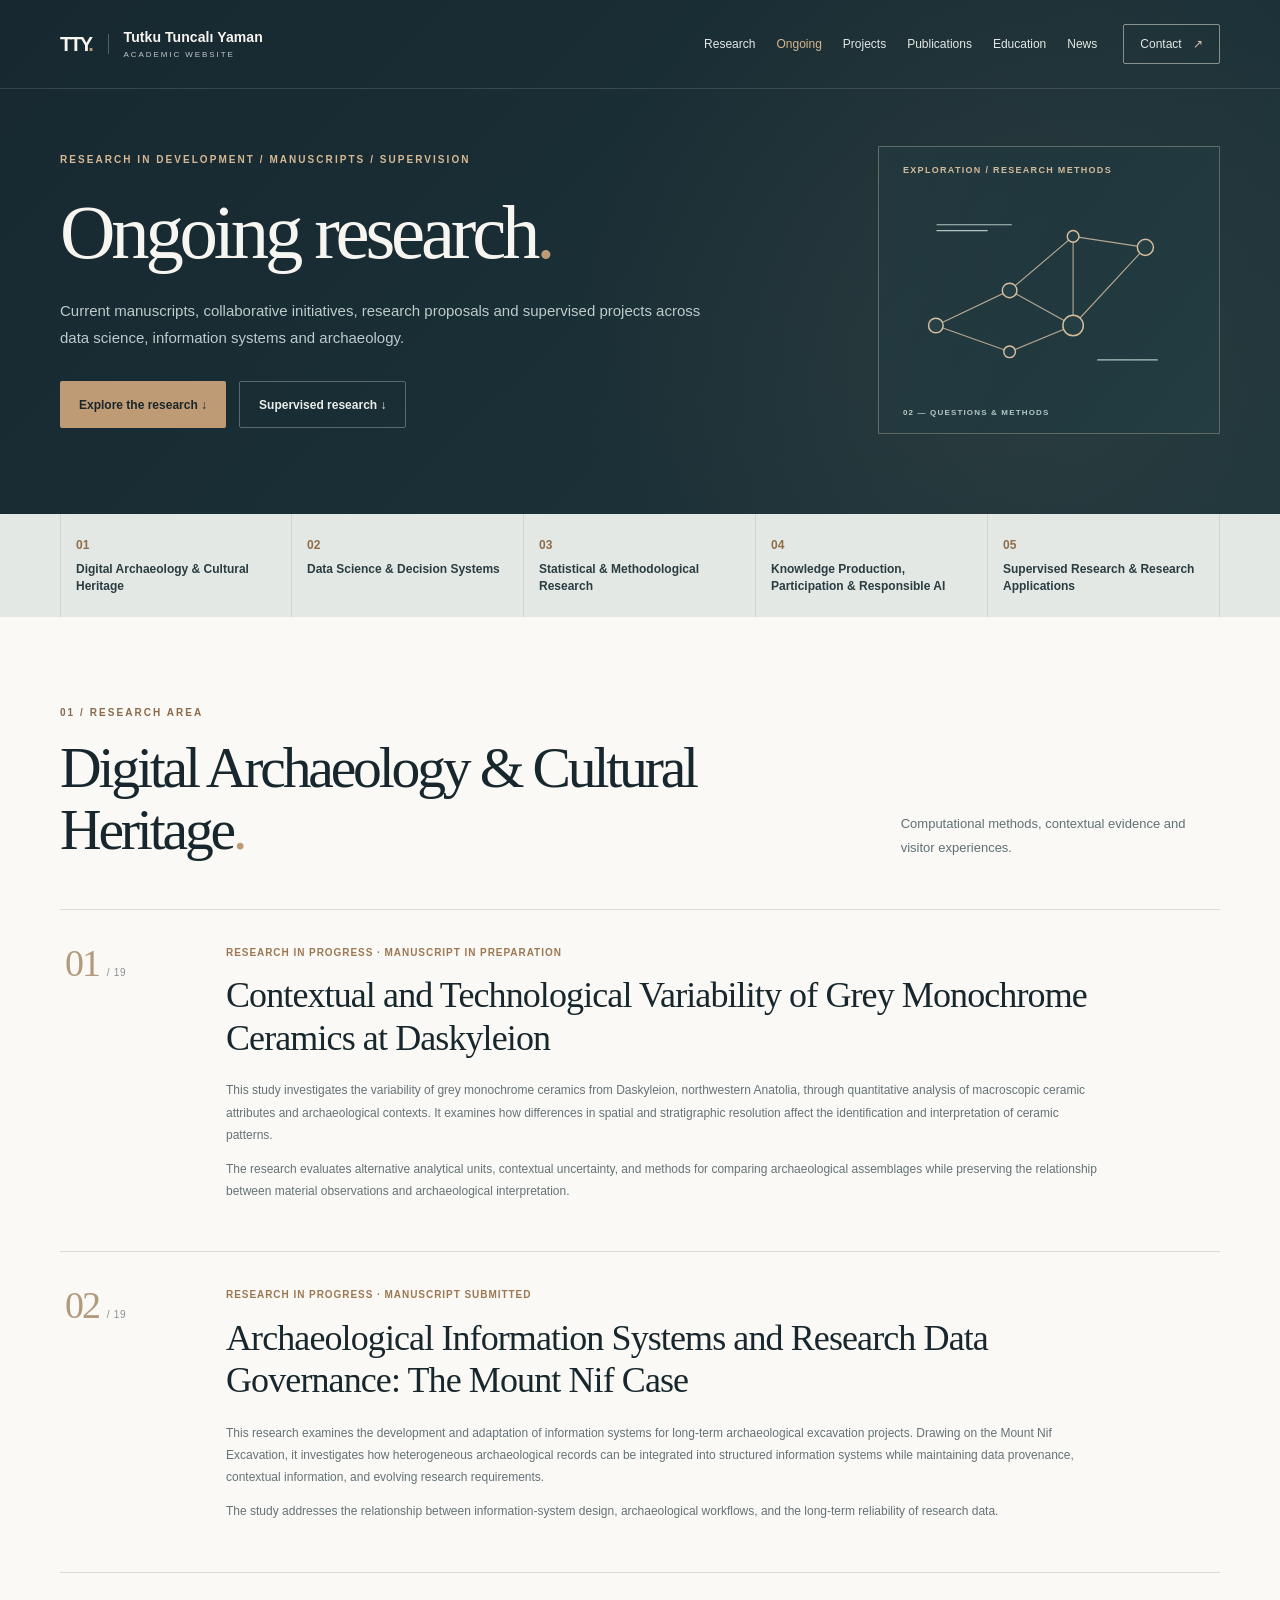
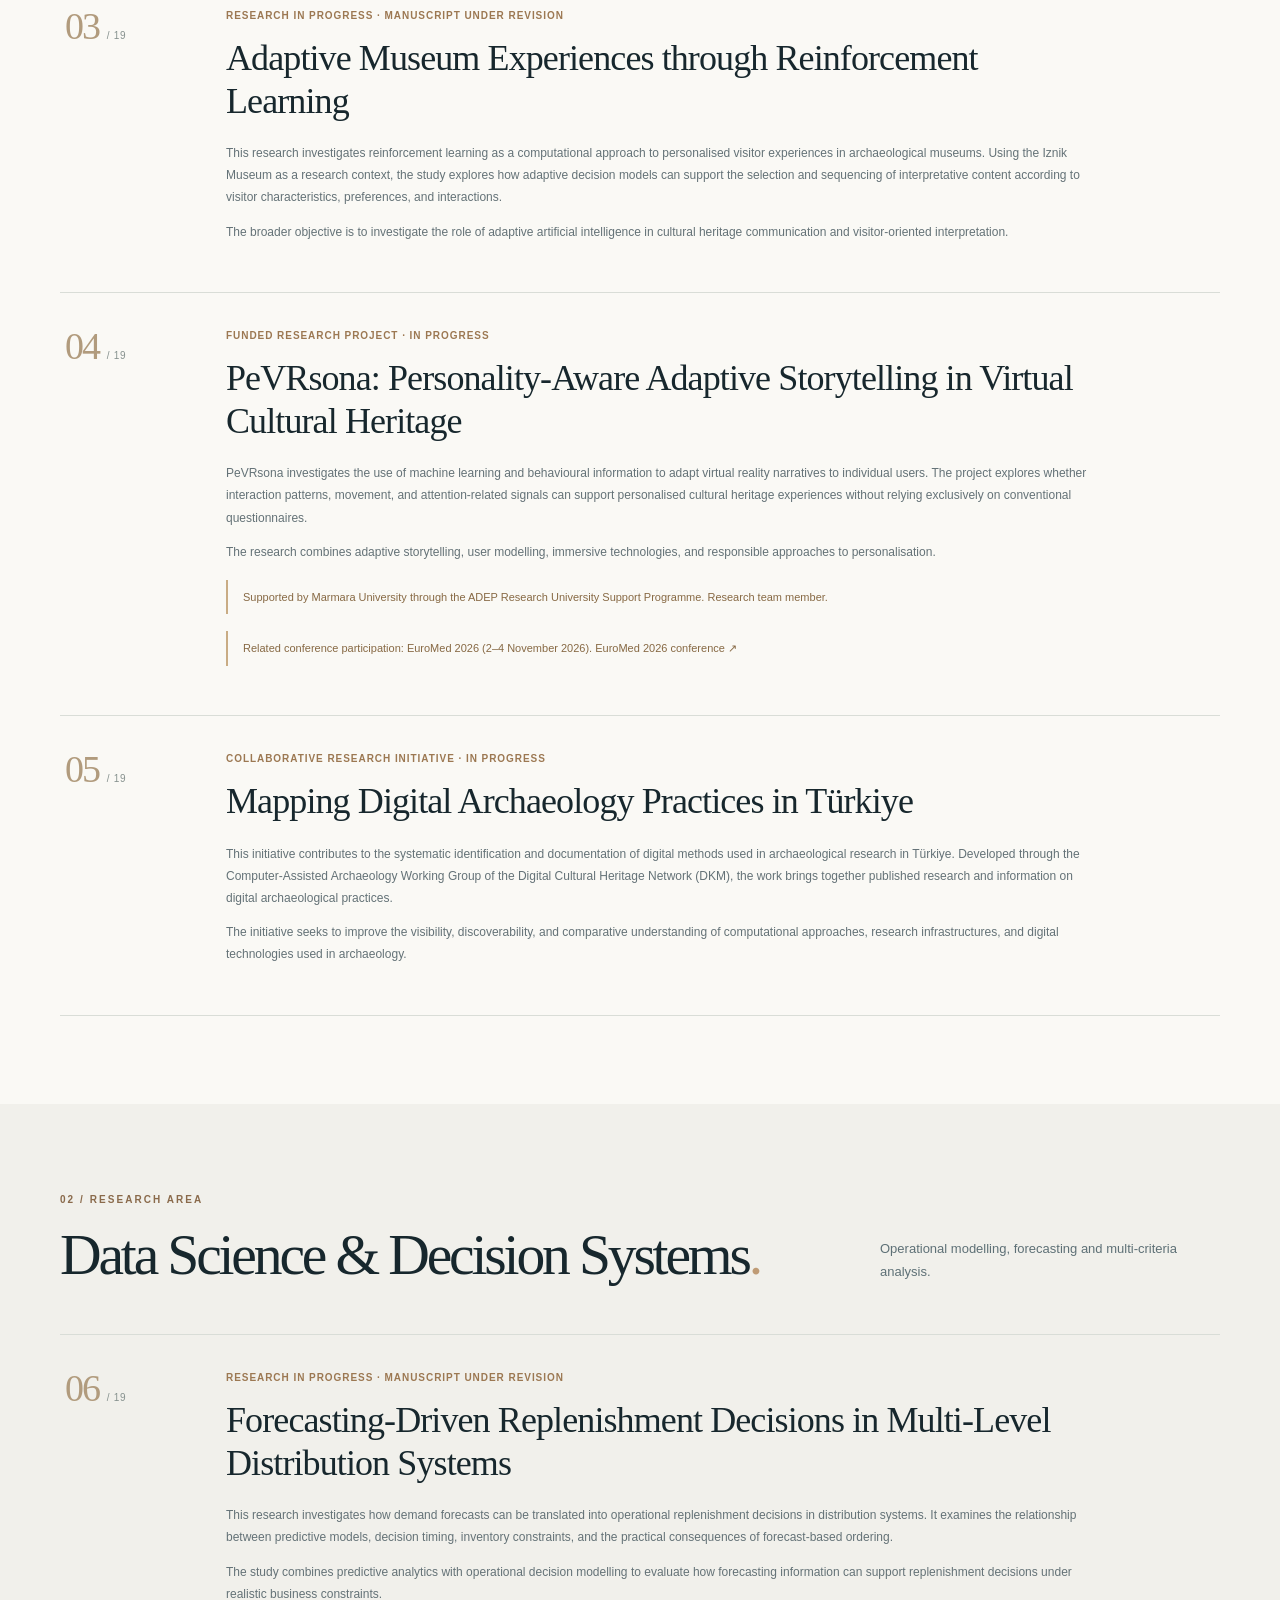
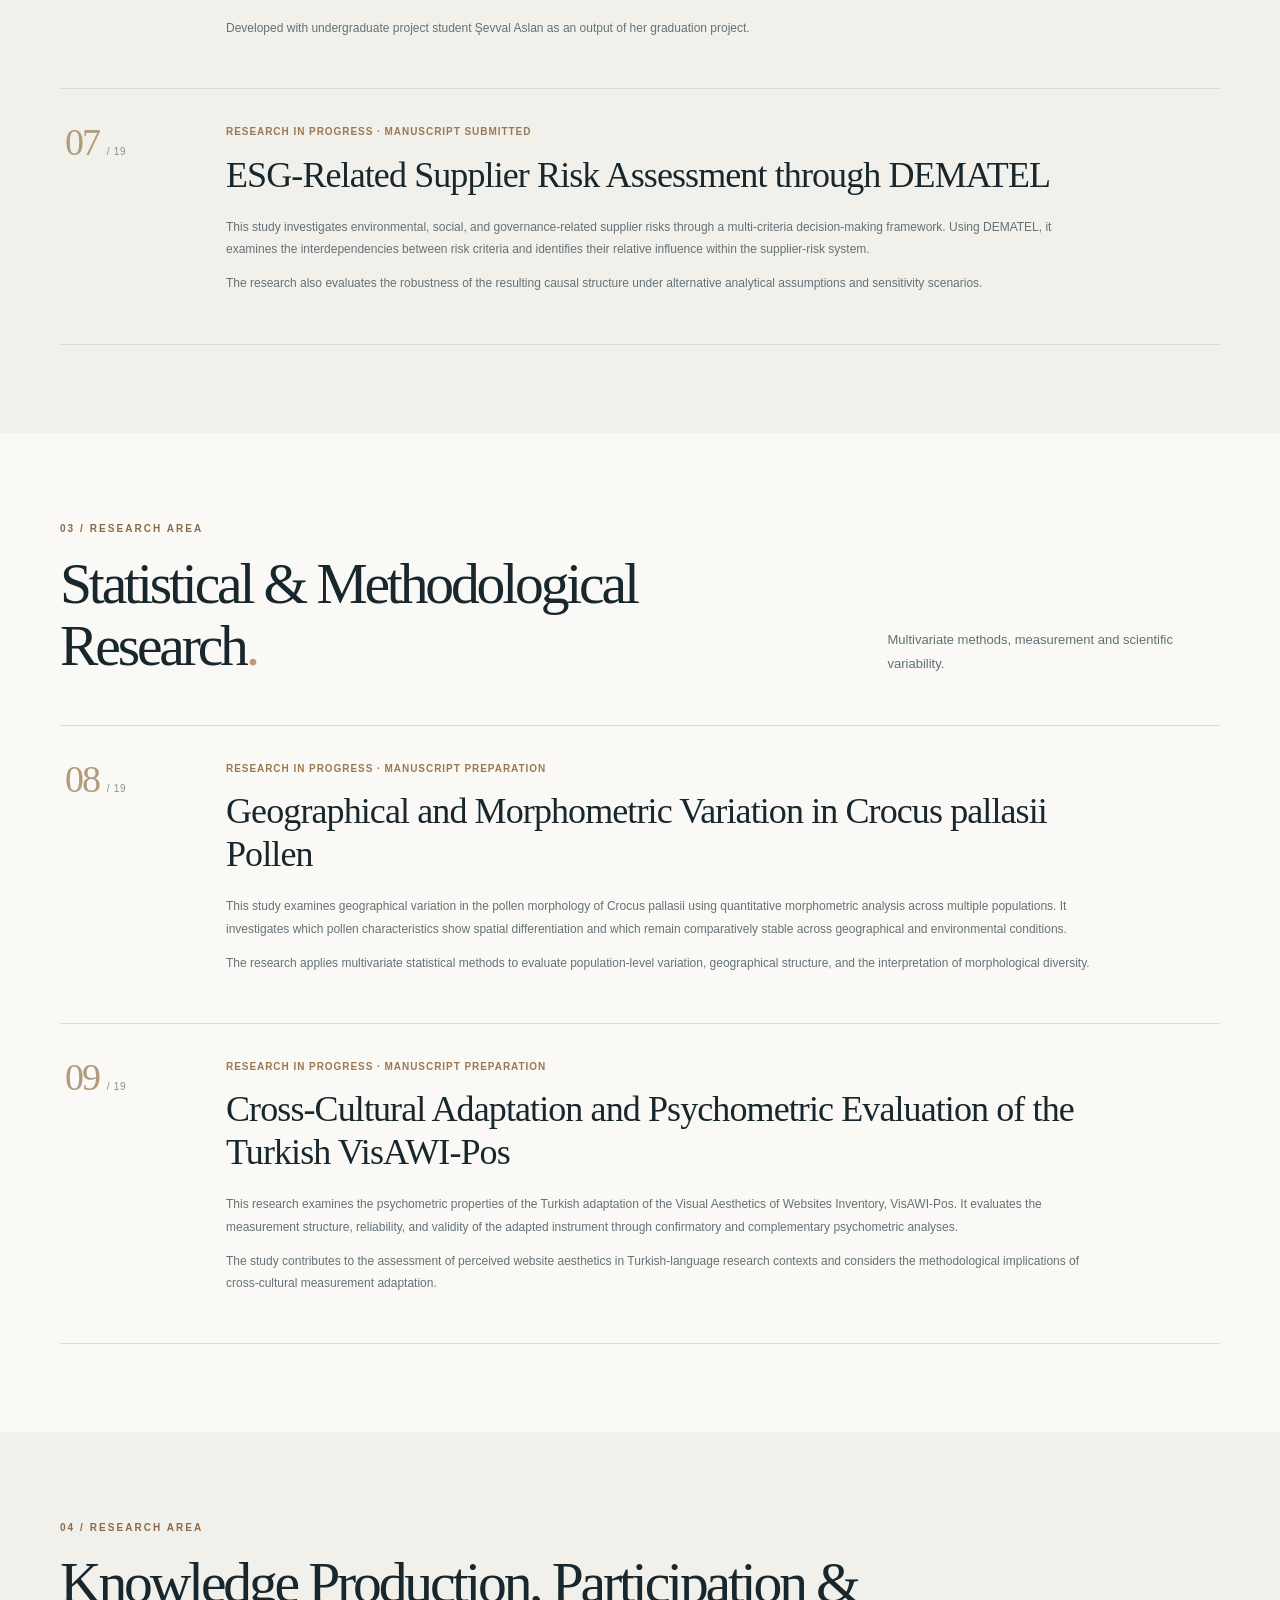
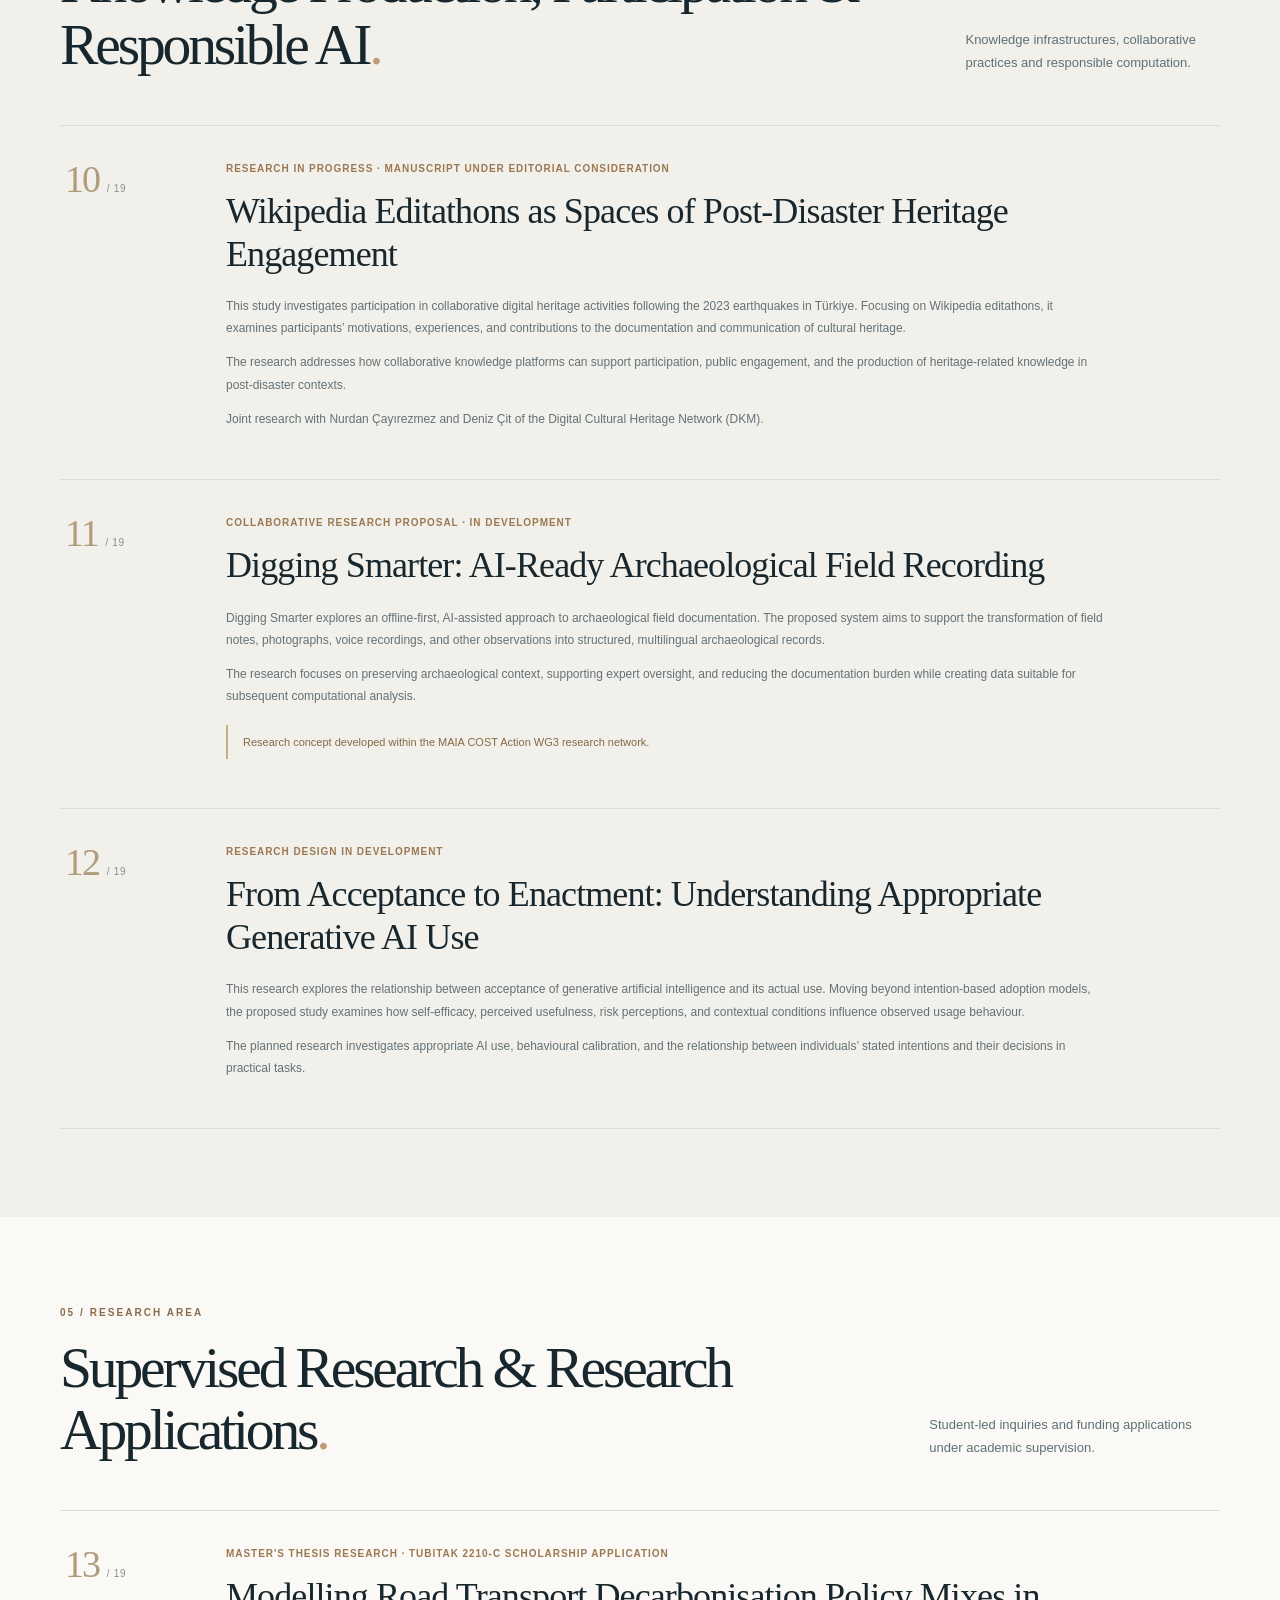
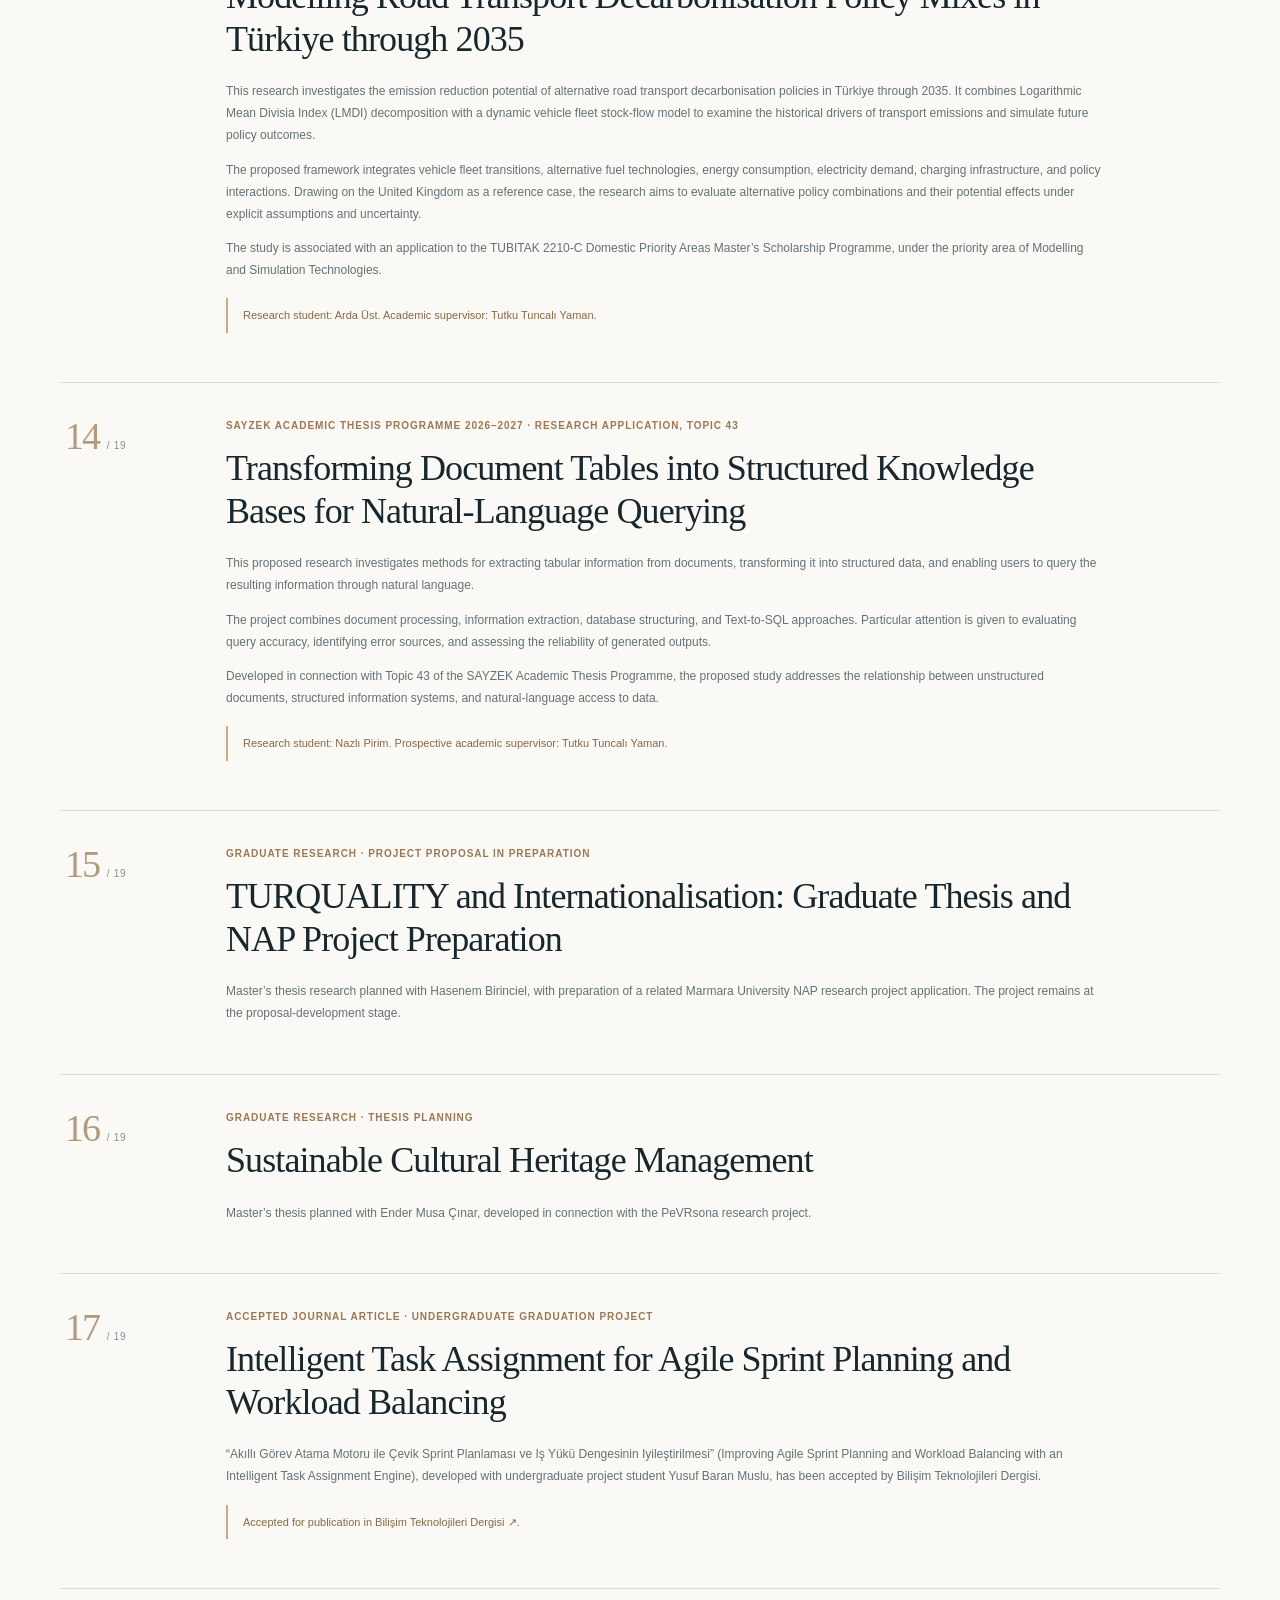
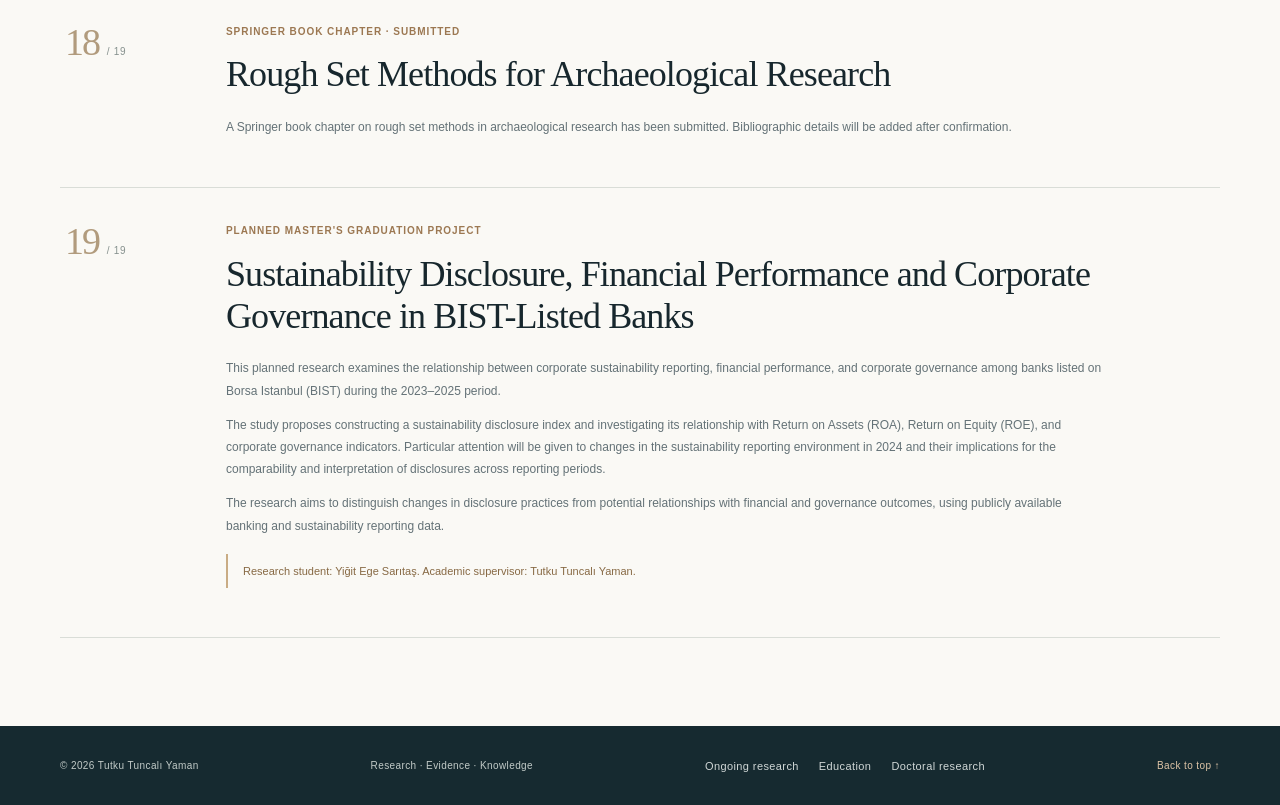
<file: ongoing.html>
<!DOCTYPE html>

<html lang="en"><head><meta charset="utf-8"/><meta content="width=device-width, initial-scale=1" name="viewport"/><meta content="#15232a" name="theme-color"/><meta content="Fifteen ongoing studies, project concepts and supervised research applications in data science, digital archaeology, decision systems and responsible AI." name="description"/><meta content="Ongoing Research | Tutku Tuncalı Yaman" property="og:title"/><meta content="Fifteen ongoing studies, project concepts and supervised research applications in data science, digital archaeology, decision systems and responsible AI." property="og:description"/><title>Ongoing Research | Tutku Tuncalı Yaman</title><link href="styles.css" rel="stylesheet"/><script defer="" src="script.js"></script><link href="assets/favicon.svg" rel="icon" type="image/svg+xml"/></head>
<body><a class="skip-link" href="#main">Skip to content</a><header class="site-header" id="top">
<div class="header-inner wrap">
<a aria-label="Tutku Tuncalı Yaman, home" class="wordmark" href="#top"><span aria-hidden="true" class="wordmark-monogram">TTY<span class="monogram-dot">.</span></span><span class="wordmark-name">Tutku Tuncalı Yaman<span class="wordmark-line">ACADEMIC WEBSITE</span></span></a>
<button aria-controls="primary-nav" aria-expanded="false" aria-label="Open navigation" class="nav-toggle" type="button"><span></span><span></span><span></span></button>
<nav aria-label="Primary navigation" class="main-nav" id="primary-nav"><a href="index.html#research">Research</a><a aria-current="page" href="ongoing.html">Ongoing</a><a href="projects.html">Projects</a><a href="index.html#publications">Publications</a><a href="education.html">Education</a><a href="news.html">News</a><a class="nav-contact" href="index.html#contact">Contact <span aria-hidden="true">↗</span></a></nav>
</div>
</header><main id="main"><section aria-labelledby="inner-title" class="inner-hero ongoing-hero"><div class="wrap inner-hero-grid"><div><p class="eyebrow">RESEARCH IN DEVELOPMENT / MANUSCRIPTS / SUPERVISION</p><h1 id="inner-title">Ongoing research<span class="period">.</span></h1><p class="inner-lead">Current manuscripts, collaborative initiatives, research proposals and supervised projects across data science, information systems and archaeology.</p><div class="inner-hero-actions"><a class="button button-primary" href="#heritage">Explore the research ↓</a><a class="button button-ghost" href="#supervised">Supervised research ↓</a></div></div><div aria-hidden="true" class="inner-visual inner-editorial-visual"><p class="editorial-overline">EXPLORATION / RESEARCH METHODS</p><svg viewbox="0 0 400 260" xmlns="http://www.w3.org/2000/svg"><g fill="none" opacity=".84" stroke="#d7bea0" stroke-width="1.5"><path d="M45 176L146 128L233 176L332 69M45 176L146 212L233 176M146 128L233 54L332 69M233 54L233 176"></path></g><g fill="#253e43" stroke="#d7bea0" stroke-width="2"><circle cx="45" cy="176" r="10"></circle><circle cx="146" cy="128" r="10"></circle><circle cx="146" cy="212" r="8"></circle><circle cx="233" cy="176" r="14"></circle><circle cx="233" cy="54" r="8"></circle><circle cx="332" cy="69" r="11"></circle></g><path d="M46 38H149M46 46H116M266 223H349" stroke="#aec5c0" stroke-width="1.6"></path></svg><p class="editorial-footer">02 — QUESTIONS &amp; METHODS</p></div></div></section>
<nav aria-label="Research areas" class="archive-toc research-toc"><div class="wrap archive-toc-inner"><a href="#heritage">01 <span>Digital Archaeology &amp; Cultural Heritage</span></a><a href="#decisions">02 <span>Data Science &amp; Decision Systems</span></a><a href="#methods">03 <span>Statistical &amp; Methodological Research</span></a><a href="#knowledge">04 <span>Knowledge Production, Participation &amp; Responsible AI</span></a><a href="#supervised">05 <span>Supervised Research &amp; Research Applications</span></a></div></nav>
<section class="section ongoing-group" id="heritage"><div class="wrap"><div class="section-head"><div><p class="eyebrow eyebrow-dark">01 / RESEARCH AREA</p><h2>Digital Archaeology &amp; Cultural Heritage<span class="period">.</span></h2></div><p class="section-lead">Computational methods, contextual evidence and visitor experiences.</p></div><div class="ongoing-list"><article class="ongoing-entry" id="research-01">
<div class="ongoing-index">01 <span>/ 19</span></div>
<div class="ongoing-entry-body"><p class="ongoing-status">Research in progress · Manuscript in preparation</p><h3>Contextual and Technological Variability of Grey Monochrome Ceramics at Daskyleion</h3>
<p>This study investigates the variability of grey monochrome ceramics from Daskyleion, northwestern Anatolia, through quantitative analysis of macroscopic ceramic attributes and archaeological contexts. It examines how differences in spatial and stratigraphic resolution affect the identification and interpretation of ceramic patterns.</p><p>The research evaluates alternative analytical units, contextual uncertainty, and methods for comparing archaeological assemblages while preserving the relationship between material observations and archaeological interpretation.</p>
</div></article><article class="ongoing-entry" id="research-02">
<div class="ongoing-index">02 <span>/ 19</span></div>
<div class="ongoing-entry-body"><p class="ongoing-status">Research in progress · Manuscript submitted</p><h3>Archaeological Information Systems and Research Data Governance: The Mount Nif Case</h3>
<p>This research examines the development and adaptation of information systems for long-term archaeological excavation projects. Drawing on the Mount Nif Excavation, it investigates how heterogeneous archaeological records can be integrated into structured information systems while maintaining data provenance, contextual information, and evolving research requirements.</p><p>The study addresses the relationship between information-system design, archaeological workflows, and the long-term reliability of research data.</p>
</div></article><article class="ongoing-entry" id="research-03">
<div class="ongoing-index">03 <span>/ 19</span></div>
<div class="ongoing-entry-body"><p class="ongoing-status">Research in progress · Manuscript under revision</p><h3>Adaptive Museum Experiences through Reinforcement Learning</h3>
<p>This research investigates reinforcement learning as a computational approach to personalised visitor experiences in archaeological museums. Using the Iznik Museum as a research context, the study explores how adaptive decision models can support the selection and sequencing of interpretative content according to visitor characteristics, preferences, and interactions.</p><p>The broader objective is to investigate the role of adaptive artificial intelligence in cultural heritage communication and visitor-oriented interpretation.</p>
</div></article><article class="ongoing-entry" id="research-04">
<div class="ongoing-index">04 <span>/ 19</span></div>
<div class="ongoing-entry-body"><p class="ongoing-status">Funded research project · In progress</p><h3>PeVRsona: Personality-Aware Adaptive Storytelling in Virtual Cultural Heritage</h3>
<p>PeVRsona investigates the use of machine learning and behavioural information to adapt virtual reality narratives to individual users. The project explores whether interaction patterns, movement, and attention-related signals can support personalised cultural heritage experiences without relying exclusively on conventional questionnaires.</p><p>The research combines adaptive storytelling, user modelling, immersive technologies, and responsible approaches to personalisation.</p>
<p class="ongoing-credit">Supported by Marmara University through the ADEP Research University Support Programme. Research team member.</p>
<p class="ongoing-credit">Related conference participation: EuroMed 2026 (2–4 November 2026). <a href="https://euromed2026.eu/" rel="noopener noreferrer" target="_blank">EuroMed 2026 conference ↗</a></p></div></article><article class="ongoing-entry" id="research-05">
<div class="ongoing-index">05 <span>/ 19</span></div>
<div class="ongoing-entry-body"><p class="ongoing-status">Collaborative research initiative · In progress</p><h3><a href="news.html#dkm-2026">Mapping Digital Archaeology Practices in Türkiye</a></h3>
<p>This initiative contributes to the systematic identification and documentation of digital methods used in archaeological research in Türkiye. Developed through the Computer-Assisted Archaeology Working Group of the Digital Cultural Heritage Network (DKM), the work brings together published research and information on digital archaeological practices.</p><p>The initiative seeks to improve the visibility, discoverability, and comparative understanding of computational approaches, research infrastructures, and digital technologies used in archaeology.</p>
</div></article></div></div></section><section class="section ongoing-group" id="decisions"><div class="wrap"><div class="section-head"><div><p class="eyebrow eyebrow-dark">02 / RESEARCH AREA</p><h2>Data Science &amp; Decision Systems<span class="period">.</span></h2></div><p class="section-lead">Operational modelling, forecasting and multi-criteria analysis.</p></div><div class="ongoing-list"><article class="ongoing-entry" id="research-06">
<div class="ongoing-index">06 <span>/ 19</span></div>
<div class="ongoing-entry-body"><p class="ongoing-status">Research in progress · Manuscript under revision</p><h3>Forecasting-Driven Replenishment Decisions in Multi-Level Distribution Systems</h3>
<p>This research investigates how demand forecasts can be translated into operational replenishment decisions in distribution systems. It examines the relationship between predictive models, decision timing, inventory constraints, and the practical consequences of forecast-based ordering.</p><p>The study combines predictive analytics with operational decision modelling to evaluate how forecasting information can support replenishment decisions under realistic business constraints.</p>
<p>Developed with undergraduate project student Şevval Aslan as an output of her graduation project.</p></div></article><article class="ongoing-entry" id="research-07">
<div class="ongoing-index">07 <span>/ 19</span></div>
<div class="ongoing-entry-body"><p class="ongoing-status">Research in progress · Manuscript submitted</p><h3>ESG-Related Supplier Risk Assessment through DEMATEL</h3>
<p>This study investigates environmental, social, and governance-related supplier risks through a multi-criteria decision-making framework. Using DEMATEL, it examines the interdependencies between risk criteria and identifies their relative influence within the supplier-risk system.</p><p>The research also evaluates the robustness of the resulting causal structure under alternative analytical assumptions and sensitivity scenarios.</p>
</div></article></div></div></section><section class="section ongoing-group" id="methods"><div class="wrap"><div class="section-head"><div><p class="eyebrow eyebrow-dark">03 / RESEARCH AREA</p><h2>Statistical &amp; Methodological Research<span class="period">.</span></h2></div><p class="section-lead">Multivariate methods, measurement and scientific variability.</p></div><div class="ongoing-list"><article class="ongoing-entry" id="research-08">
<div class="ongoing-index">08 <span>/ 19</span></div>
<div class="ongoing-entry-body"><p class="ongoing-status">Research in progress · Manuscript preparation</p><h3>Geographical and Morphometric Variation in Crocus pallasii Pollen</h3>
<p>This study examines geographical variation in the pollen morphology of Crocus pallasii using quantitative morphometric analysis across multiple populations. It investigates which pollen characteristics show spatial differentiation and which remain comparatively stable across geographical and environmental conditions.</p><p>The research applies multivariate statistical methods to evaluate population-level variation, geographical structure, and the interpretation of morphological diversity.</p>
</div></article><article class="ongoing-entry" id="research-09">
<div class="ongoing-index">09 <span>/ 19</span></div>
<div class="ongoing-entry-body"><p class="ongoing-status">Research in progress · Manuscript preparation</p><h3>Cross-Cultural Adaptation and Psychometric Evaluation of the Turkish VisAWI-Pos</h3>
<p>This research examines the psychometric properties of the Turkish adaptation of the Visual Aesthetics of Websites Inventory, VisAWI-Pos. It evaluates the measurement structure, reliability, and validity of the adapted instrument through confirmatory and complementary psychometric analyses.</p><p>The study contributes to the assessment of perceived website aesthetics in Turkish-language research contexts and considers the methodological implications of cross-cultural measurement adaptation.</p>
</div></article></div></div></section><section class="section ongoing-group" id="knowledge"><div class="wrap"><div class="section-head"><div><p class="eyebrow eyebrow-dark">04 / RESEARCH AREA</p><h2>Knowledge Production, Participation &amp; Responsible AI<span class="period">.</span></h2></div><p class="section-lead">Knowledge infrastructures, collaborative practices and responsible computation.</p></div><div class="ongoing-list"><article class="ongoing-entry" id="research-10">
<div class="ongoing-index">10 <span>/ 19</span></div>
<div class="ongoing-entry-body"><p class="ongoing-status">Research in progress · Manuscript under editorial consideration</p><h3>Wikipedia Editathons as Spaces of Post-Disaster Heritage Engagement</h3>
<p>This study investigates participation in collaborative digital heritage activities following the 2023 earthquakes in Türkiye. Focusing on Wikipedia editathons, it examines participants’ motivations, experiences, and contributions to the documentation and communication of cultural heritage.</p><p>The research addresses how collaborative knowledge platforms can support participation, public engagement, and the production of heritage-related knowledge in post-disaster contexts.</p>
<p>Joint research with Nurdan Çayırezmez and Deniz Çit of the Digital Cultural Heritage Network (DKM).</p></div></article><article class="ongoing-entry" id="research-11">
<div class="ongoing-index">11 <span>/ 19</span></div>
<div class="ongoing-entry-body"><p class="ongoing-status">Collaborative research proposal · In development</p><h3>Digging Smarter: AI-Ready Archaeological Field Recording</h3>
<p>Digging Smarter explores an offline-first, AI-assisted approach to archaeological field documentation. The proposed system aims to support the transformation of field notes, photographs, voice recordings, and other observations into structured, multilingual archaeological records.</p><p>The research focuses on preserving archaeological context, supporting expert oversight, and reducing the documentation burden while creating data suitable for subsequent computational analysis.</p>
<p class="ongoing-credit">Research concept developed within the MAIA COST Action WG3 research network.</p>
</div></article><article class="ongoing-entry" id="research-12">
<div class="ongoing-index">12 <span>/ 19</span></div>
<div class="ongoing-entry-body"><p class="ongoing-status">Research design in development</p><h3>From Acceptance to Enactment: Understanding Appropriate Generative AI Use</h3>
<p>This research explores the relationship between acceptance of generative artificial intelligence and its actual use. Moving beyond intention-based adoption models, the proposed study examines how self-efficacy, perceived usefulness, risk perceptions, and contextual conditions influence observed usage behaviour.</p><p>The planned research investigates appropriate AI use, behavioural calibration, and the relationship between individuals’ stated intentions and their decisions in practical tasks.</p>
</div></article></div></div></section><section class="section ongoing-group" id="supervised"><div class="wrap"><div class="section-head"><div><p class="eyebrow eyebrow-dark">05 / RESEARCH AREA</p><h2>Supervised Research &amp; Research Applications<span class="period">.</span></h2></div><p class="section-lead">Student-led inquiries and funding applications under academic supervision.</p></div><div class="ongoing-list"><article class="ongoing-entry" id="research-13">
<div class="ongoing-index">13 <span>/ 19</span></div>
<div class="ongoing-entry-body"><p class="ongoing-status">Master's thesis research · TUBITAK 2210-C scholarship application</p><h3>Modelling Road Transport Decarbonisation Policy Mixes in Türkiye through 2035</h3>
<p>This research investigates the emission reduction potential of alternative road transport decarbonisation policies in Türkiye through 2035. It combines Logarithmic Mean Divisia Index (LMDI) decomposition with a dynamic vehicle fleet stock-flow model to examine the historical drivers of transport emissions and simulate future policy outcomes.</p><p>The proposed framework integrates vehicle fleet transitions, alternative fuel technologies, energy consumption, electricity demand, charging infrastructure, and policy interactions. Drawing on the United Kingdom as a reference case, the research aims to evaluate alternative policy combinations and their potential effects under explicit assumptions and uncertainty.</p><p>The study is associated with an application to the TUBITAK 2210-C Domestic Priority Areas Master’s Scholarship Programme, under the priority area of Modelling and Simulation Technologies.</p>
<p class="ongoing-credit">Research student: Arda Üst. Academic supervisor: Tutku Tuncalı Yaman.</p>
</div></article><article class="ongoing-entry" id="research-14">
<div class="ongoing-index">14 <span>/ 19</span></div>
<div class="ongoing-entry-body"><p class="ongoing-status">SAYZEK Academic Thesis Programme 2026–2027 · Research application, Topic 43</p><h3>Transforming Document Tables into Structured Knowledge Bases for Natural-Language Querying</h3>
<p>This proposed research investigates methods for extracting tabular information from documents, transforming it into structured data, and enabling users to query the resulting information through natural language.</p><p>The project combines document processing, information extraction, database structuring, and Text-to-SQL approaches. Particular attention is given to evaluating query accuracy, identifying error sources, and assessing the reliability of generated outputs.</p><p>Developed in connection with Topic 43 of the SAYZEK Academic Thesis Programme, the proposed study addresses the relationship between unstructured documents, structured information systems, and natural-language access to data.</p>
<p class="ongoing-credit">Research student: Nazlı Pirim. Prospective academic supervisor: Tutku Tuncalı Yaman.</p>
</div></article><article class="ongoing-entry" id="research-15">
<div class="ongoing-index">15 <span>/ 19</span></div>
<div class="ongoing-entry-body"><p class="ongoing-status">Graduate research · Project proposal in preparation</p><h3>TURQUALITY and Internationalisation: Graduate Thesis and NAP Project Preparation</h3><p>Master’s thesis research planned with Hasenem Birinciel, with preparation of a related Marmara University NAP research project application. The project remains at the proposal-development stage.</p></div></article><article class="ongoing-entry" id="research-16">
<div class="ongoing-index">16 <span>/ 19</span></div>
<div class="ongoing-entry-body"><p class="ongoing-status">Graduate research · Thesis planning</p><h3>Sustainable Cultural Heritage Management</h3><p>Master’s thesis planned with Ender Musa Çınar, developed in connection with the PeVRsona research project.</p></div></article><article class="ongoing-entry" id="research-17">
<div class="ongoing-index">17 <span>/ 19</span></div>
<div class="ongoing-entry-body"><p class="ongoing-status">Accepted journal article · Undergraduate graduation project</p><h3>Intelligent Task Assignment for Agile Sprint Planning and Workload Balancing</h3><p>“Akıllı Görev Atama Motoru ile Çevik Sprint Planlaması ve Iş Yükü Dengesinin Iyileştirilmesi” (Improving Agile Sprint Planning and Workload Balancing with an Intelligent Task Assignment Engine), developed with undergraduate project student Yusuf Baran Muslu, has been accepted by Bilişim Teknolojileri Dergisi.</p><p class="ongoing-credit">Accepted for publication in <a href="https://dergipark.org.tr/tr/pub/gazibtd" rel="noopener noreferrer" target="_blank">Bilişim Teknolojileri Dergisi ↗</a>.</p></div></article><article class="ongoing-entry" id="research-18">
<div class="ongoing-index">18 <span>/ 19</span></div>
<div class="ongoing-entry-body"><p class="ongoing-status">Springer book chapter · Submitted</p><h3>Rough Set Methods for Archaeological Research</h3><p>A Springer book chapter on rough set methods in archaeological research has been submitted. Bibliographic details will be added after confirmation.</p></div></article><article class="ongoing-entry" id="research-19">
<div class="ongoing-index">19 <span>/ 19</span></div>
<div class="ongoing-entry-body"><p class="ongoing-status">Planned master's graduation project</p><h3>Sustainability Disclosure, Financial Performance and Corporate Governance in BIST-Listed Banks</h3>
<p>This planned research examines the relationship between corporate sustainability reporting, financial performance, and corporate governance among banks listed on Borsa Istanbul (BIST) during the 2023–2025 period.</p><p>The study proposes constructing a sustainability disclosure index and investigating its relationship with Return on Assets (ROA), Return on Equity (ROE), and corporate governance indicators. Particular attention will be given to changes in the sustainability reporting environment in 2024 and their implications for the comparability and interpretation of disclosures across reporting periods.</p><p>The research aims to distinguish changes in disclosure practices from potential relationships with financial and governance outcomes, using publicly available banking and sustainability reporting data.</p>
<p class="ongoing-credit">Research student: Yiğit Ege Sarıtaş. Academic supervisor: Tutku Tuncalı Yaman.</p>
</div></article></div></div></section></main><footer class="site-footer"><div class="wrap footer-inner"><span>© 2026 Tutku Tuncalı Yaman</span><span>Research · Evidence · Knowledge</span><div class="footer-pages"><a href="ongoing.html">Ongoing research</a><a href="education.html">Education</a><a href="doctoral-research.html">Doctoral research</a></div><a href="#top">Back to top ↑</a></div></footer></body></html>
</file>
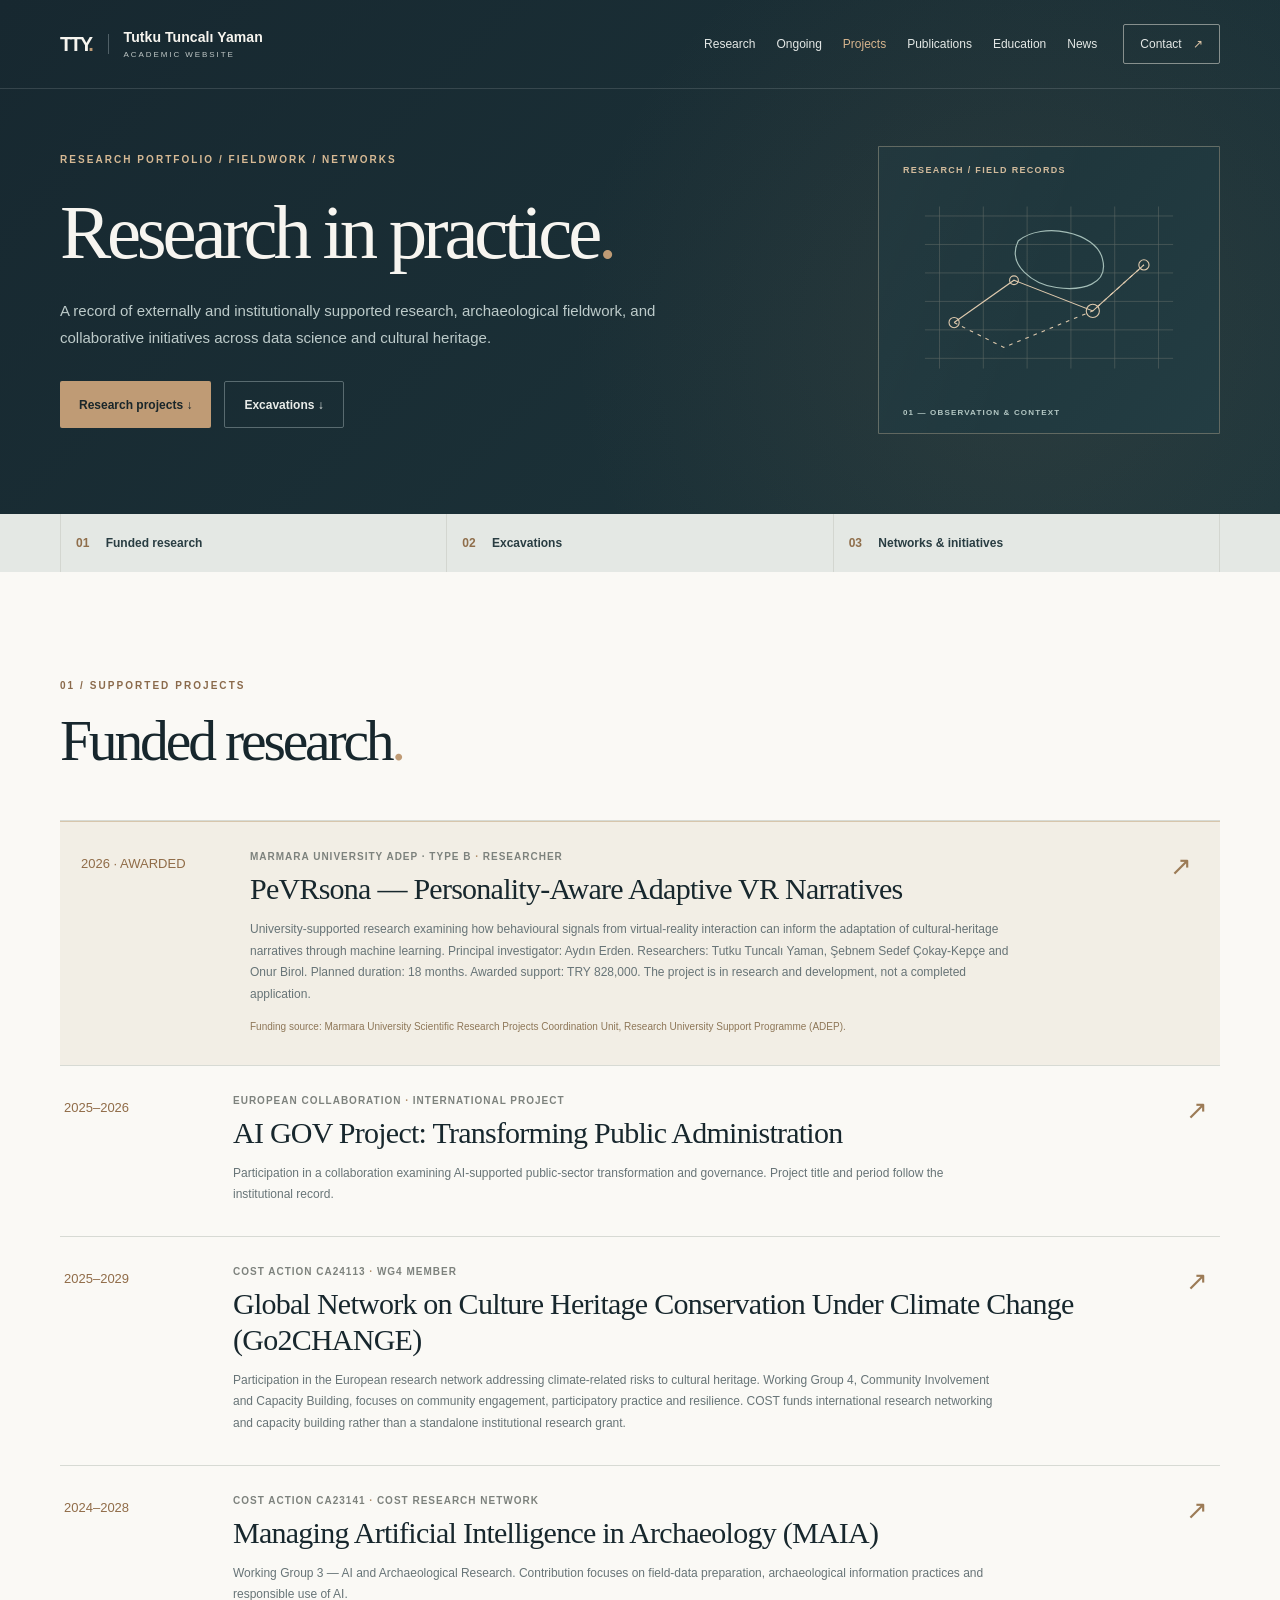
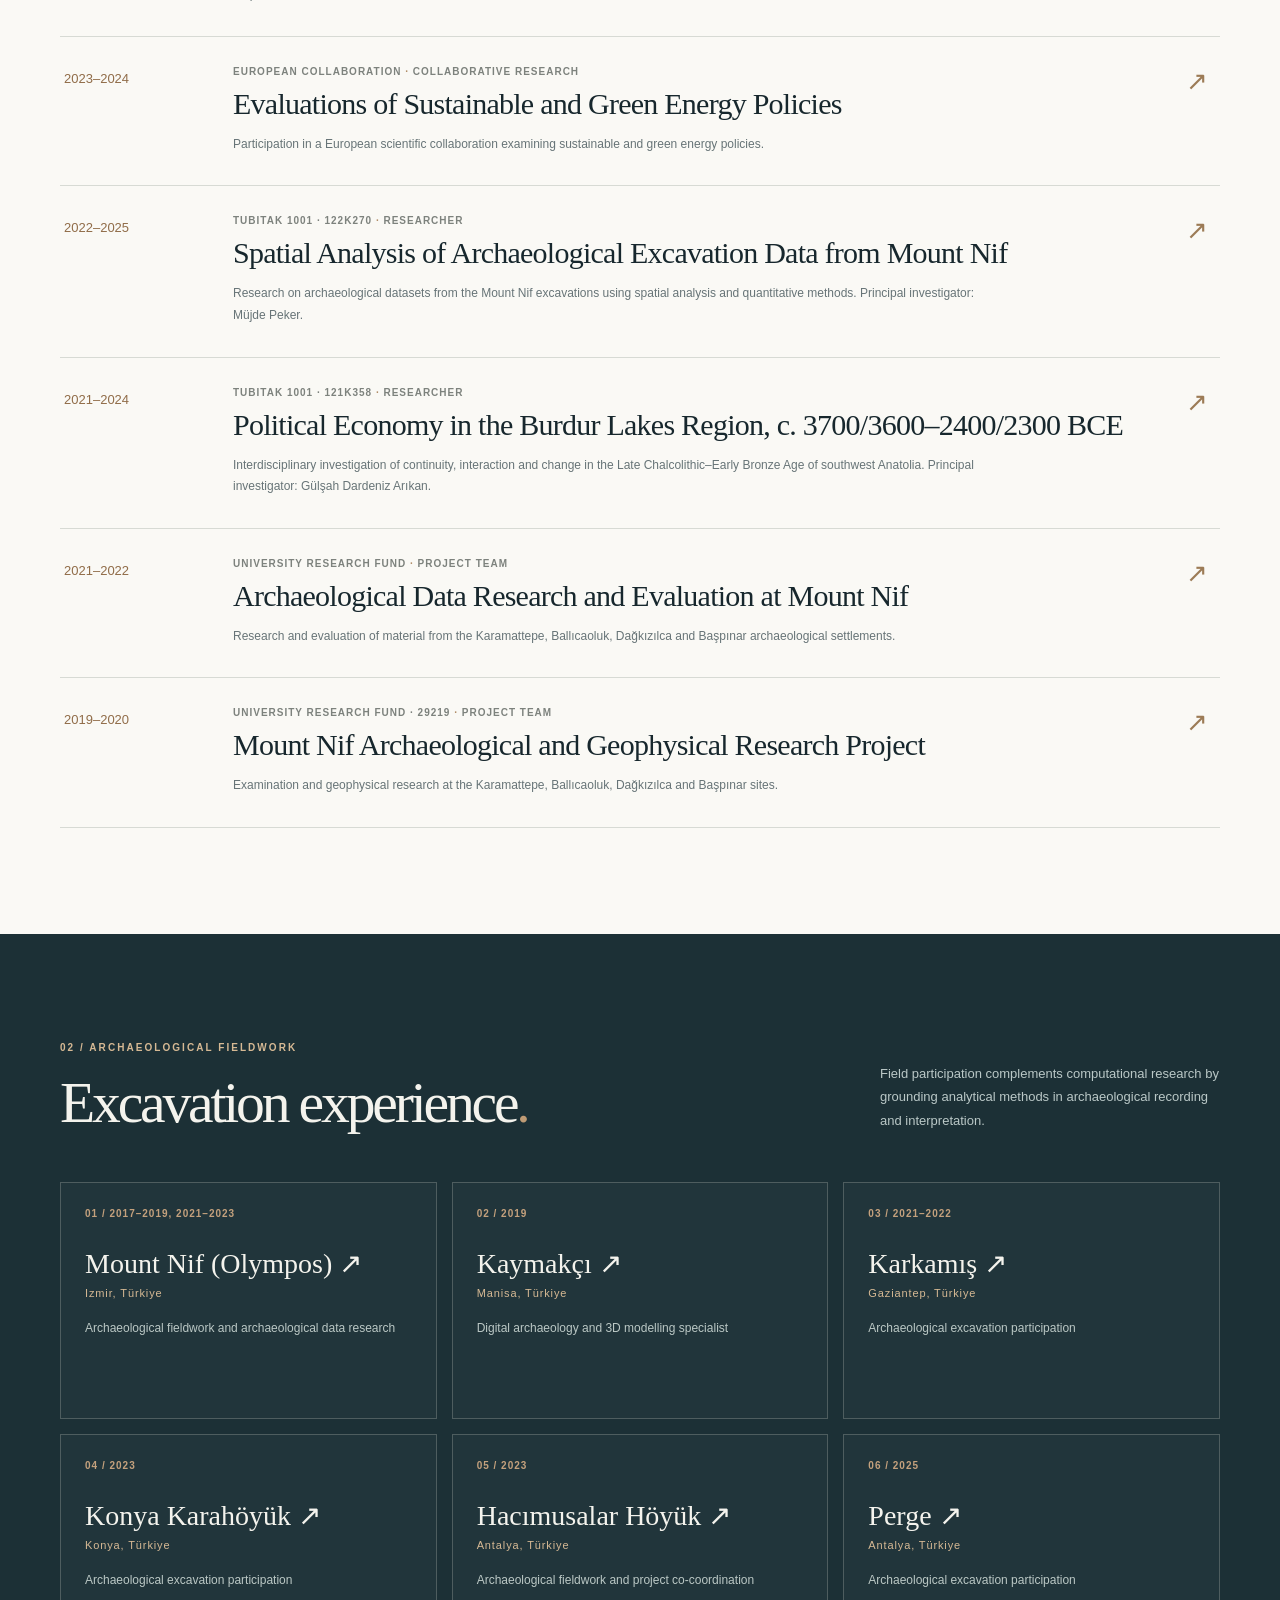
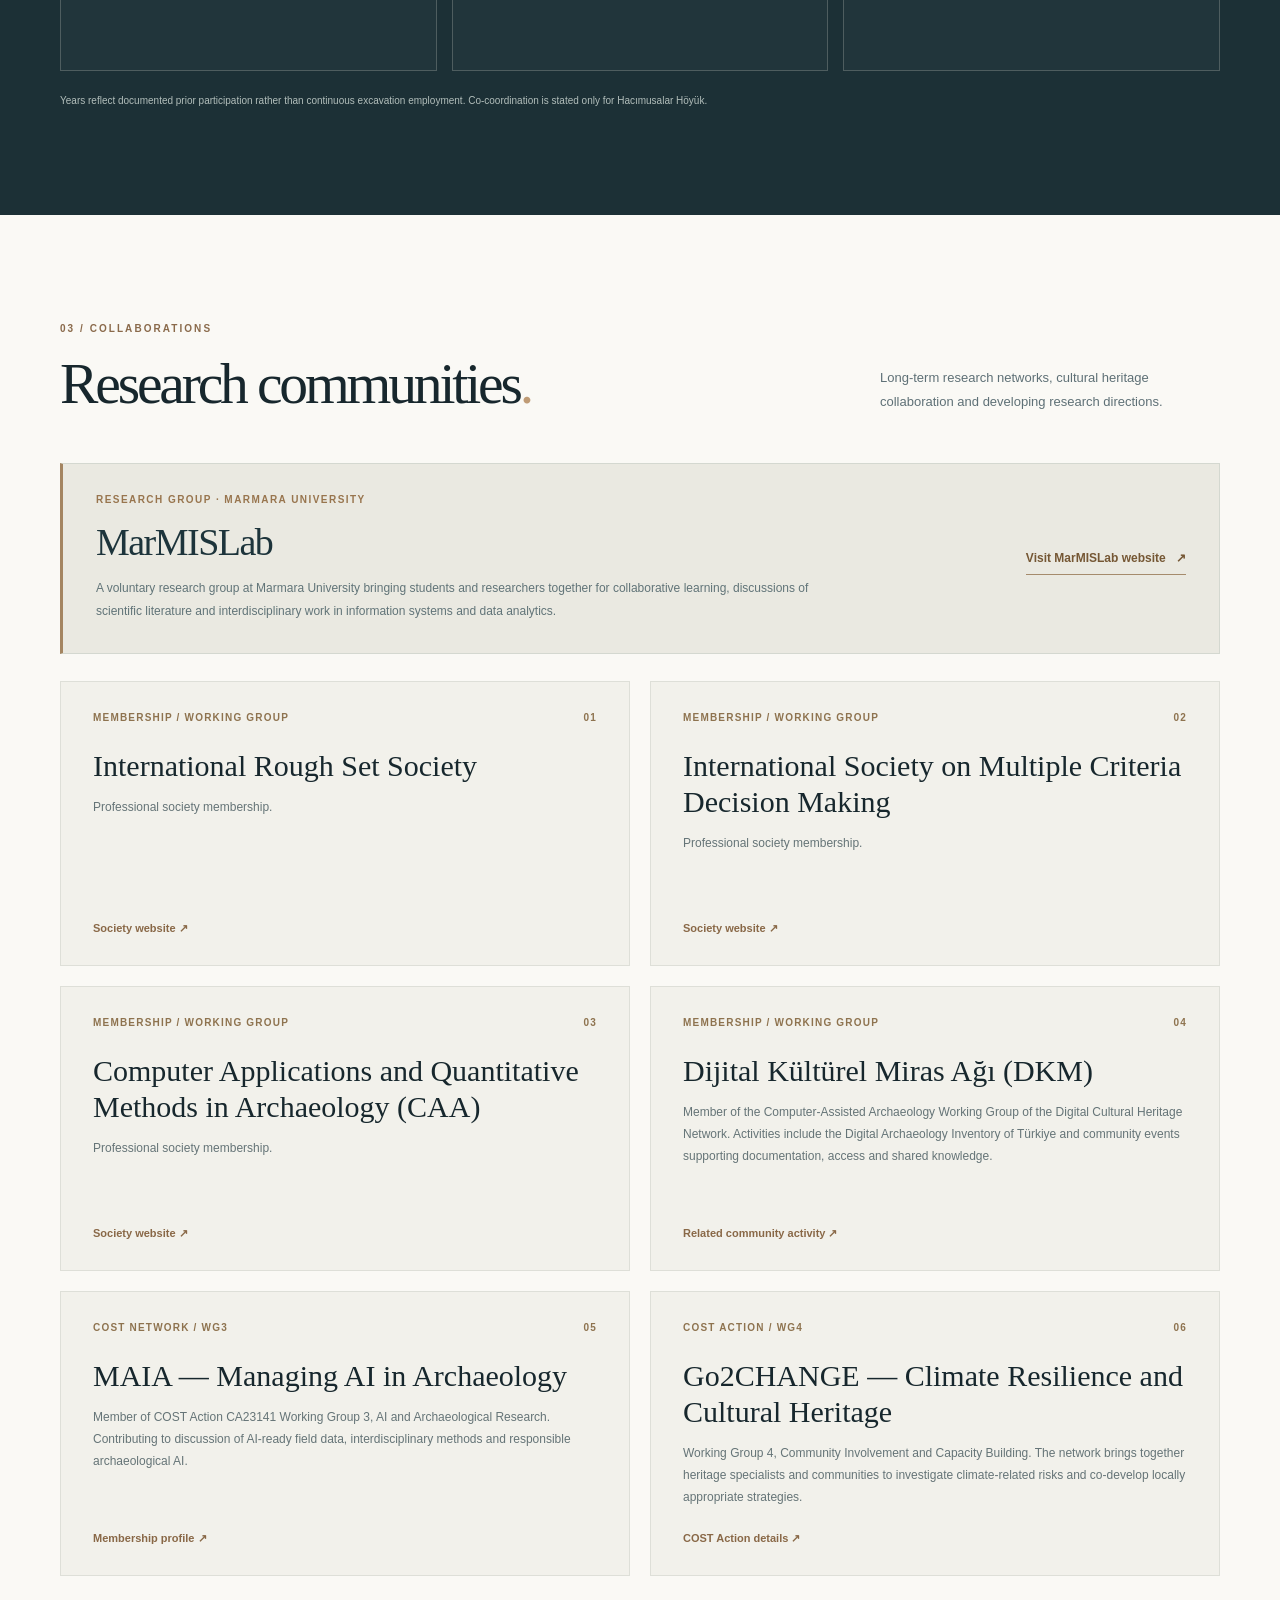
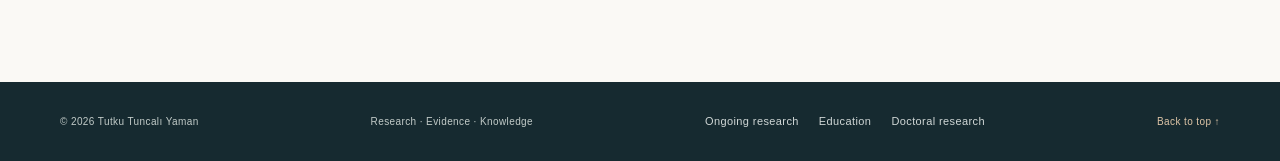
<file: projects.html>
<!DOCTYPE html>

<html lang="en">
<head>
<meta charset="utf-8"/>
<meta content="width=device-width, initial-scale=1" name="viewport"/>
<meta content="#15232a" name="theme-color"/>
<meta content="Institutionally supported projects, archaeological excavation participation, and research networks." name="description"/>
<meta content="website" property="og:type"/>
<meta content="Projects &amp; Fieldwork | Tutku Tuncalı Yaman" property="og:title"/>
<meta content="Institutionally supported projects, archaeological excavation participation, and research networks." property="og:description"/>
<title>Projects &amp; Fieldwork | Tutku Tuncalı Yaman</title>
<link href="styles.css" rel="stylesheet"/>
<script defer="" src="script.js"></script>
<link href="assets/favicon.svg" rel="icon" type="image/svg+xml"/></head>
<body>
<a class="skip-link" href="#main">Skip to content</a>
<header class="site-header" id="top">
<div class="header-inner wrap">
<a aria-label="Tutku Tuncalı Yaman, home" class="wordmark" href="index.html"><span aria-hidden="true" class="wordmark-monogram">TTY<span class="monogram-dot">.</span></span><span class="wordmark-name">Tutku Tuncalı Yaman<span class="wordmark-line">ACADEMIC WEBSITE</span></span></a>
<button aria-controls="primary-nav" aria-expanded="false" aria-label="Open navigation" class="nav-toggle" type="button"><span></span><span></span><span></span></button>
<nav aria-label="Primary navigation" class="main-nav" id="primary-nav"><a href="index.html#research">Research</a><a href="ongoing.html">Ongoing</a><a aria-current="page" href="projects.html">Projects</a><a href="index.html#publications">Publications</a><a href="education.html">Education</a><a href="news.html">News</a><a class="nav-contact" href="index.html#contact">Contact <span aria-hidden="true">↗</span></a></nav>
</div>
</header>
<main id="main"><section aria-labelledby="inner-title" class="inner-hero"><div class="wrap inner-hero-grid"><div><p class="eyebrow">RESEARCH PORTFOLIO / FIELDWORK / NETWORKS</p><h1 id="inner-title">Research in practice<span class="period">.</span></h1><p class="inner-lead">A record of externally and institutionally supported research, archaeological fieldwork, and collaborative initiatives across data science and cultural heritage.</p><div class="inner-hero-actions"><a class="button button-primary" href="#funded">Research projects ↓</a><a class="button button-ghost" href="#fieldwork">Excavations ↓</a></div></div><div aria-hidden="true" class="inner-visual inner-editorial-visual"><p class="editorial-overline">RESEARCH / FIELD RECORDS</p><svg viewbox="0 0 400 260" xmlns="http://www.w3.org/2000/svg"><g opacity=".32" stroke="#d6c7b0" stroke-width=".8"><path d="M30 26H370M30 65H370M30 104H370M30 143H370M30 182H370M30 221H370M50 13V235M110 13V235M170 13V235M230 13V235M290 13V235M350 13V235"></path></g><g fill="none" stroke="#dec9ad" stroke-width="1.5"><path d="M70 172L152 114L260 156L330 93"></path><path d="M70 172L138 206L260 156L330 93" stroke-dasharray="5 7"></path><circle cx="70" cy="172" r="7"></circle><circle cx="152" cy="114" r="6"></circle><circle cx="260" cy="156" r="9"></circle><circle cx="330" cy="93" r="7"></circle></g><path d="M158 60C191 33 264 48 273 84C283 120 245 129 210 124C180 120 141 94 158 60Z" fill="none" stroke="#a3bdb7" stroke-width="1.6"></path></svg><p class="editorial-footer">01 — OBSERVATION &amp; CONTEXT</p></div></div></section><section class="archive-toc"><div class="wrap archive-toc-inner"><a href="#funded">01 <span>Funded research</span></a><a href="#fieldwork">02 <span>Excavations</span></a><a href="#networks">03 <span>Networks &amp; initiatives</span></a></div></section><section class="section archive-section" id="funded"><div class="wrap"><div class="section-head"><div><p class="eyebrow eyebrow-dark">01 / SUPPORTED PROJECTS</p><h2>Funded research<span class="period">.</span></h2></div></div><div class="archive-projects">
<article class="archive-project special-project" id="pevrsona">
<div class="archive-year">2026 · AWARDED</div>
<div><div class="archive-kicker">MARMARA UNIVERSITY ADEP · TYPE B <span class="kicker-dot">·</span> RESEARCHER</div>
<h3>PeVRsona — Personality-Aware Adaptive VR Narratives</h3>
<p>University-supported research examining how behavioural signals from virtual-reality interaction can inform the adaptation of cultural-heritage narratives through machine learning. Principal investigator: Aydın Erden. Researchers: Tutku Tuncalı Yaman, Şebnem Sedef Çokay-Kepçe and Onur Birol. Planned duration: 18 months. Awarded support: TRY 828,000. The project is in research and development, not a completed application.</p>
<div class="project-note">Funding source: Marmara University Scientific Research Projects Coordination Unit, Research University Support Programme (ADEP). </div></div>
<a aria-label="Read PeVRsona project announcement" class="archive-link" href="news.html#pevrsona-2026">↗</a>
</article><article class="archive-project"><div class="archive-year">2025–2026</div><div><div class="archive-kicker">European collaboration <span class="kicker-dot">·</span> International project</div><h3>AI GOV Project: Transforming Public Administration</h3><p>Participation in a collaboration examining AI-supported public-sector transformation and governance. Project title and period follow the institutional record.</p></div><a aria-label="Open institutional or project record for AI GOV Project: Transforming Public Administration" class="archive-link" href="https://novapublishers.com/shop/artificial-intelligence-in-public-administration-from-e-government-to-smart-government/" rel="noopener noreferrer" target="_blank">↗</a></article><article class="archive-project" id="go2change"><div class="archive-year">2025–2029</div><div><div class="archive-kicker">COST Action CA24113 <span class="kicker-dot">·</span> WG4 member</div><h3>Global Network on Culture Heritage Conservation Under Climate Change (Go2CHANGE)</h3><p>Participation in the European research network addressing climate-related risks to cultural heritage. Working Group 4, Community Involvement and Capacity Building, focuses on community engagement, participatory practice and resilience. COST funds international research networking and capacity building rather than a standalone institutional research grant.</p></div><a aria-label="Open the official COST Action CA24113 website" class="archive-link" href="https://www.cost.eu/actions/CA24113/" rel="noopener noreferrer" target="_blank">↗</a></article><article class="archive-project"><div class="archive-year">2024–2028</div><div><div class="archive-kicker">COST Action CA23141 <span class="kicker-dot">·</span> COST research network</div><h3>Managing Artificial Intelligence in Archaeology (MAIA)</h3><p>Working Group 3 — AI and Archaeological Research. Contribution focuses on field-data preparation, archaeological information practices and responsible use of AI.</p></div><a aria-label="Open institutional or project record for Managing Artificial Intelligence in Archaeology (MAIA)" class="archive-link" href="https://maiacost.eu/" rel="noopener noreferrer" target="_blank">↗</a></article><article class="archive-project"><div class="archive-year">2023–2024</div><div><div class="archive-kicker">European collaboration <span class="kicker-dot">·</span> Collaborative research</div><h3>Evaluations of Sustainable and Green Energy Policies</h3><p>Participation in a European scientific collaboration examining sustainable and green energy policies.</p></div><a aria-label="Open institutional or project record for Evaluations of Sustainable and Green Energy Policies" class="archive-link" href="https://novapublishers.com/shop/sustainable-and-green-energy-policies/" rel="noopener noreferrer" target="_blank">↗</a></article><article class="archive-project"><div class="archive-year">2022–2025</div><div><div class="archive-kicker">TUBITAK 1001 · 122K270 <span class="kicker-dot">·</span> Researcher</div><h3>Spatial Analysis of Archaeological Excavation Data from Mount Nif</h3><p>Research on archaeological datasets from the Mount Nif excavations using spatial analysis and quantitative methods. Principal investigator: Müjde Peker.</p></div><a aria-label="Open institutional or project record for Spatial Analysis of Archaeological Excavation Data from Mount Nif" class="archive-link" href="https://isletme.marmara.edu.tr/bilimsel-faaliyetler/tubitak-destekli-bilimsel-projeler" rel="noopener noreferrer" target="_blank">↗</a></article><article class="archive-project"><div class="archive-year">2021–2024</div><div><div class="archive-kicker">TUBITAK 1001 · 121K358 <span class="kicker-dot">·</span> Researcher</div><h3>Political Economy in the Burdur Lakes Region, c. 3700/3600–2400/2300 BCE</h3><p>Interdisciplinary investigation of continuity, interaction and change in the Late Chalcolithic–Early Bronze Age of southwest Anatolia. Principal investigator: Gülşah Dardeniz Arıkan.</p></div><a aria-label="Open institutional or project record for Political Economy in the Burdur Lakes Region, c. 3700/3600–2400/2300 BCE" class="archive-link" href="https://search.trdizin.gov.tr/tr/yayin/detay/1381068/mo-37003600-24002300-araliginda-burdur-goller-bolgesinde-politik-ekonomi-devamlisizlik-etkilesim-ve-degisim" rel="noopener noreferrer" target="_blank">↗</a></article><article class="archive-project"><div class="archive-year">2021–2022</div><div><div class="archive-kicker">University Research Fund <span class="kicker-dot">·</span> Project team</div><h3>Archaeological Data Research and Evaluation at Mount Nif</h3><p>Research and evaluation of material from the Karamattepe, Ballıcaoluk, Dağkızılca and Başpınar archaeological settlements.</p></div><a aria-label="Read related published research by Tutku Tuncalı Yaman" class="archive-link" href="https://dergipark.org.tr/en/pub/arkeolojiveetnografya/article/954375" rel="noopener noreferrer" target="_blank">↗</a></article><article class="archive-project"><div class="archive-year">2019–2020</div><div><div class="archive-kicker">University Research Fund · 29219 <span class="kicker-dot">·</span> Project team</div><h3>Mount Nif Archaeological and Geophysical Research Project</h3><p>Examination and geophysical research at the Karamattepe, Ballıcaoluk, Dağkızılca and Başpınar sites.</p></div><a aria-label="Read related published research by Tutku Tuncalı Yaman" class="archive-link" href="https://doi.org/10.5334/jcaa.20" rel="noopener noreferrer" target="_blank">↗</a></article></div></div></section><section class="section fieldwork-section" id="fieldwork"><div class="wrap"><div class="section-head"><div><p class="eyebrow">02 / ARCHAEOLOGICAL FIELDWORK</p><h2>Excavation experience<span class="period">.</span></h2></div><p class="section-lead">Field participation complements computational research by grounding analytical methods in archaeological recording and interpretation.</p></div><div class="fieldwork-grid"><article class="fieldwork-card"><div class="fieldwork-num">01 / 2017–2019, 2021–2023</div><h3><a aria-label="Mount Nif (Olympos) excavation official website" href="https://nif-edebiyat.istanbul.edu.tr/tr" rel="noopener noreferrer" target="_blank">Mount Nif (Olympos) ↗</a></h3><div class="fieldwork-place">Izmir, Türkiye</div><p>Archaeological fieldwork and archaeological data research</p></article>
<article class="fieldwork-card"><div class="fieldwork-num">02 / 2019</div><h3><a aria-label="Kaymakçı excavation official website" href="https://gygaia.org/excavations-at-kaymakci/" rel="noopener noreferrer" target="_blank">Kaymakçı ↗</a></h3><div class="fieldwork-place">Manisa, Türkiye</div><p>Digital archaeology and 3D modelling specialist</p></article>
<article class="fieldwork-card"><div class="fieldwork-num">03 / 2021–2022</div><h3><a aria-label="Karkamış excavation official website" href="https://disci.unibo.it/en/research/archaeological-missions/achaeological-missions-abroad/karkemish-turkey/" rel="noopener noreferrer" target="_blank">Karkamış ↗</a></h3><div class="fieldwork-place">Gaziantep, Türkiye</div><p>Archaeological excavation participation</p></article>
<article class="fieldwork-card"><div class="fieldwork-num">04 / 2023</div><h3><a aria-label="Konya Karahöyük excavation official website" href="https://konyakarahoyukexcavations.com/" rel="noopener noreferrer" target="_blank">Konya Karahöyük ↗</a></h3><div class="fieldwork-place">Konya, Türkiye</div><p>Archaeological excavation participation</p></article>
<article class="fieldwork-card"><div class="fieldwork-num">05 / 2023</div><h3><a aria-label="Hacımusalar Höyük excavation official website" href="https://www.aybe.itu.edu.tr/arastirma/projeler/hacimusalar-kazisi" rel="noopener noreferrer" target="_blank">Hacımusalar Höyük ↗</a></h3><div class="fieldwork-place">Antalya, Türkiye</div><p>Archaeological fieldwork and project co-coordination</p></article>
<article class="fieldwork-card"><div class="fieldwork-num">06 / 2025</div><h3><a aria-label="Perge excavation official website" href="https://pergeprojects.org/kazilar" rel="noopener noreferrer" target="_blank">Perge ↗</a></h3><div class="fieldwork-place">Antalya, Türkiye</div><p>Archaeological excavation participation</p></article></div><p class="archive-muted">Years reflect documented prior participation rather than continuous excavation employment. Co-coordination is stated only for Hacımusalar Höyük.</p></div></section><section class="section archive-section" id="networks"><div class="wrap"><div class="section-head"><div><p class="eyebrow eyebrow-dark">03 / COLLABORATIONS</p><h2>Research communities<span class="period">.</span></h2></div><p class="section-lead">Long-term research networks, cultural heritage collaboration and developing research directions.</p></div><article aria-labelledby="marmislab-heading" class="research-lab-card" id="marmislab">
<div class="research-lab-content">
<p class="research-lab-overline">RESEARCH GROUP · MARMARA UNIVERSITY</p>
<h3 id="marmislab-heading">MarMISLab</h3>
<p>A voluntary research group at Marmara University bringing students and researchers together for collaborative learning, discussions of scientific literature and interdisciplinary work in information systems and data analytics.</p>
</div>
<a aria-label="Visit the official MarMISLab research group website" class="research-lab-action" href="https://avesis.marmara.edu.tr/arastirma-grubu/marmislab" rel="noopener noreferrer" target="_blank">Visit MarMISLab website <span aria-hidden="true">↗</span></a>
</article><div class="network-grid">
<article class="network-card"><div class="network-top"><span>MEMBERSHIP / WORKING GROUP</span><span>01</span></div><h3>International Rough Set Society</h3><p>Professional society membership.</p><a href="https://www.roughsets.org/" rel="noopener noreferrer" target="_blank">Society website ↗</a></article><article class="network-card"><div class="network-top"><span>MEMBERSHIP / WORKING GROUP</span><span>02</span></div><h3>International Society on Multiple Criteria Decision Making</h3><p>Professional society membership.</p><a href="https://www.mcdmsociety.org/" rel="noopener noreferrer" target="_blank">Society website ↗</a></article><article class="network-card"><div class="network-top"><span>MEMBERSHIP / WORKING GROUP</span><span>03</span></div><h3>Computer Applications and Quantitative Methods in Archaeology (CAA)</h3><p>Professional society membership.</p><a href="https://caa-international.org/" rel="noopener noreferrer" target="_blank">Society website ↗</a></article><article class="network-card"><div class="network-top"><span>MEMBERSHIP / WORKING GROUP</span><span>04</span></div><h3>Dijital Kültürel Miras Ağı (DKM)</h3><p>Member of the Computer-Assisted Archaeology Working Group of the Digital Cultural Heritage Network. Activities include the Digital Archaeology Inventory of Türkiye and community events supporting documentation, access and shared knowledge.</p><a href="https://dijitalkulturelmiras.com/" rel="noopener noreferrer" target="_blank">Related community activity ↗</a></article>
<article class="network-card"><div class="network-top"><span>COST NETWORK / WG3</span><span>05</span></div><h3>MAIA — Managing AI in Archaeology</h3><p>Member of COST Action CA23141 Working Group 3, AI and Archaeological Research. Contributing to discussion of AI-ready field data, interdisciplinary methods and responsible archaeological AI.</p><a href="https://maiacost.eu/sptp_member/tutku-tuncali-yaman-2/" rel="noopener noreferrer" target="_blank">Membership profile ↗</a></article>
<article class="network-card"><div class="network-top"><span>COST ACTION / WG4</span><span>06</span></div><h3>Go2CHANGE — Climate Resilience and Cultural Heritage</h3><p>Working Group 4, Community Involvement and Capacity Building. The network brings together heritage specialists and communities to investigate climate-related risks and co-develop locally appropriate strategies.</p><a href="https://www.cost.eu/actions/CA24113/" rel="noopener noreferrer" target="_blank">COST Action details ↗</a></article></div></div></section></main>
<footer class="site-footer"><div class="wrap footer-inner"><span>© 2026 Tutku Tuncalı Yaman</span><span>Research · Evidence · Knowledge</span><div class="footer-pages"><a href="ongoing.html">Ongoing research</a><a href="education.html">Education</a><a href="doctoral-research.html">Doctoral research</a></div><a href="#top">Back to top ↑</a></div></footer>
</body>
</html>
</file>
<file: styles.css>
:root{--ink:#17272d;--navy:#15232a;--navy-2:#1b3037;--cream:#f5f2eb;--paper:#faf9f5;--white:#fff;--muted:#5e7076;--copper:#bf9b75;--light-copper:#dec5a7;--line:#dddcd4;--font-sans:Inter,"Aptos","Segoe UI",Arial,sans-serif;--font-serif:Iowan Old Style,"Palatino Linotype","Book Antiqua",Georgia,serif}*{box-sizing:border-box}html{scroll-behavior:smooth}body{margin:0;background:var(--paper);color:var(--ink);font-family:var(--font-sans);-webkit-font-smoothing:antialiased}a{color:inherit;text-decoration:none}button{font:inherit}a:focus-visible,button:focus-visible{outline:3px solid #d0a16d;outline-offset:4px}.wrap{width:min(1160px,calc(100% - 96px));margin-inline:auto}.skip-link{position:absolute;left:1rem;top:-10rem;background:white;color:black;padding:.65rem 1rem;z-index:99}.skip-link:focus{top:1rem}.site-header{position:absolute;left:0;right:0;top:0;z-index:20;border-bottom:1px solid rgba(255,255,255,.13)}.header-inner{height:88px;display:flex;align-items:center;justify-content:space-between;gap:30px}.wordmark{display:flex;gap:15px;align-items:center;color:#f7f5ef}.wordmark-monogram{font-weight:700;font-size:20px;letter-spacing:-.12em;border-right:1px solid #506067;padding-right:16px;line-height:1}.monogram-dot,.period{color:var(--copper)}.wordmark-name{font-size:14px;font-weight:620;letter-spacing:.006em}.wordmark-line{display:block;margin-top:5px;color:#bfc7c6;font-weight:400;font-size:8px;letter-spacing:.24em}.main-nav{display:flex;gap:27px;align-items:center}.main-nav a{color:#e4e8e6;font-size:12px;font-weight:500;transition:color .2s}.main-nav a:hover{color:var(--light-copper)}.main-nav .nav-contact{border:1px solid rgba(237,236,226,.5);border-radius:2px;padding:12px 16px;margin-left:5px}.nav-contact span{margin-left:8px;color:var(--light-copper)}.nav-toggle{display:none}.hero{position:relative;background:var(--navy);color:#f9f7f1;min-height:705px;overflow:hidden}.hero-underlay{position:absolute;inset:0;background:radial-gradient(circle at 74% 42%,rgba(79,101,108,.27),transparent 34%),linear-gradient(150deg,#17282e 0%,#142329 68%,#0e1e26 100%)}.hero-inner{position:relative;display:grid;grid-template-columns:1.08fr .92fr;align-items:center;min-height:648px;gap:12px;padding-top:100px}.hero-content{padding-bottom:12px;z-index:1}.eyebrow{font-size:10px;font-weight:650;letter-spacing:.205em;color:#d6b994;line-height:1.5;margin:0 0 25px}.eyebrow-dark{color:#8a6a4b}.hero-eyebrow{display:flex;align-items:center;gap:12px}.eyebrow-line{display:block;width:28px;height:1px;background:var(--copper)}.hero-name{font-size:17px;letter-spacing:.08em;margin:0 0 12px;color:#e4e6e0}.hero h1{font-family:var(--font-serif);font-size:clamp(59px,6.1vw,92px);font-weight:400;line-height:1.04;letter-spacing:-.062em;margin:0 0 30px}.hero h1 em{font-weight:400;color:var(--light-copper);letter-spacing:-.07em}.hero-subtitle{font-size:18px;max-width:560px;line-height:1.48;font-weight:500;margin:0 0 20px}.hero-desc{font-size:13px;line-height:1.9;max-width:540px;color:#c1cdce;margin:0}.hero-actions{display:flex;align-items:center;gap:14px;margin-top:30px;flex-wrap:wrap}.button{display:inline-flex;gap:25px;align-items:center;justify-content:center;min-height:47px;border-radius:2px;padding:13px 19px;font-size:12px;font-weight:650;transition:transform .2s,background .2s}.button:hover{transform:translateY(-2px)}.button-primary{background:var(--copper);color:#19262a}.button-primary:hover{background:#d8b695}.button-ghost{border:1px solid #596b70;color:#e9ece9}.button-ghost:hover{background:rgba(255,255,255,.08)}.hero-art{position:relative;width:100%;aspect-ratio:1/1;max-width:550px;justify-self:end;margin-top:10px;opacity:.96}.art-orbit{position:absolute;border-radius:50%;border:1px solid rgba(216,197,167,.25);top:50%;left:50%;transform:translate(-50%,-50%)}.orbit-outer{width:93%;height:93%;border-style:dashed}.orbit-mid{width:71%;height:71%}.orbit-inner{width:47%;height:47%;border-style:dotted}.art-grid{position:absolute;inset:10%;background-image:linear-gradient(rgba(226,216,195,.06) 1px,transparent 1px),linear-gradient(90deg,rgba(226,216,195,.06) 1px,transparent 1px);background-size:36px 36px;mask-image:radial-gradient(circle,#000,transparent 71%)}.art-connectors{position:absolute;inset:0;width:100%;height:100%}.art-center{position:absolute;left:52%;top:52%;transform:translate(-50%,-50%);font-family:var(--font-serif);font-size:26px;letter-spacing:-.04em;text-align:center;color:#f1e5d4}.art-center span{display:block;font:600 8px var(--font-sans);letter-spacing:.2em;margin-top:8px;color:#bbab98}.art-label{position:absolute;color:#d3c4ad;font-size:9px;letter-spacing:.15em}.art-label-one{left:5%;top:21%}.art-label-two{right:1%;top:30%}.art-label-three{bottom:22%;left:6%}.art-caption{position:absolute;right:10%;bottom:2%;color:#83999d;font-size:8px;letter-spacing:.19em}.hero-bottom{position:relative;min-height:57px;border-top:1px solid rgba(255,255,255,.11);display:flex;justify-content:center;align-items:center;gap:32px;font-size:9px;letter-spacing:.22em;color:#a6b8ba}.small-cross{font-size:14px;color:#c8a67f}.intro-band{background:#eeeae0}.intro-inner{padding:70px 0;display:grid;grid-template-columns:1fr 2.5fr;gap:80px;align-items:start}.mini-label{margin:7px 0 0;white-space:nowrap;font-size:10px;letter-spacing:.2em;font-weight:750;color:#9a774e}.intro-inner>p:last-child{font-family:var(--font-serif);font-size:clamp(23px,2.8vw,36px);line-height:1.4;letter-spacing:-.025em;margin:0}.intro-inner em{color:#9c7654}.section{padding:106px 0}.section-head{display:flex;justify-content:space-between;gap:60px;align-items:end;margin-bottom:48px}.section-head h2,.teaching-section h2,.about-section h2,.contact-section h2{font-family:var(--font-serif);font-size:clamp(43px,4.5vw,62px);line-height:1.08;font-weight:400;letter-spacing:-.055em;margin:0}.section-head .eyebrow{margin-bottom:17px}.section-lead{width:min(340px,100%);font-size:13px;color:var(--muted);line-height:1.8;margin:0 0 2px}.theme-grid{display:grid;grid-template-columns:repeat(3,1fr);gap:20px}.theme-card{min-height:395px;background:white;border:1px solid #eceae4;padding:27px 25px 25px;display:flex;flex-direction:column;transition:box-shadow .2s,transform .2s}.theme-card:hover{box-shadow:0 15px 40px rgba(21,35,42,.07);transform:translateY(-3px)}.theme-top{display:flex;align-items:center;justify-content:space-between}.theme-index{font-size:11px;color:#997853;font-weight:700}.theme-icon{font-size:19px;color:#a4aaa8}.theme-graphic{height:90px;position:relative;margin:18px 0 20px;overflow:hidden}.graphic-data{display:flex;align-items:end;gap:10px;padding-left:20px}.graphic-data span{width:18px;background:#d5c4ae}.graphic-data span:nth-child(1){height:24px}.graphic-data span:nth-child(2){height:48px;background:#afc3bd}.graphic-data span:nth-child(3){height:37px}.graphic-data span:nth-child(4){height:72px;background:#758d89}.graphic-data span:nth-child(5){height:55px}.graphic-data span:nth-child(6){height:83px;background:#8ea7a4}.graphic-heritage .heritage-ring{position:absolute;width:80px;height:80px;border:1px solid #c5ad8f;border-radius:50%;left:32px;top:4px}.heritage-square{position:absolute;border:1px solid #8b9d98;transform:rotate(12deg)}.heritage-square.one{left:66px;top:23px;width:44px;height:44px}.heritage-square.two{left:96px;top:4px;width:61px;height:61px}.heritage-square.three{left:145px;top:38px;width:45px;height:45px}.graphic-knowledge{background:linear-gradient(145deg,transparent 46%,#e3e1d8 46.2%,#e3e1d8 46.7%,transparent 47%),linear-gradient(20deg,transparent 34%,#e3e1d8 34.2%,#e3e1d8 34.6%,transparent 35%)}.graphic-knowledge i{position:absolute;display:block;width:17px;height:17px;border-radius:50%;background:#bd9c78}.graphic-knowledge i:nth-child(1){left:20px;top:32px}.graphic-knowledge i:nth-child(2){left:96px;top:8px;background:#8baba6}.graphic-knowledge i:nth-child(3){left:161px;top:42px}.graphic-knowledge i:nth-child(4){left:96px;top:62px;background:#667d7b}.graphic-knowledge i:nth-child(5){left:216px;top:9px;background:#8baba6}.theme-card h3{font-family:var(--font-serif);font-size:27px;font-weight:400;line-height:1.13;letter-spacing:-.03em;margin:0 0 17px}.theme-card p{font-size:12px;line-height:1.75;color:#596b70;margin:0 0 20px}.theme-tags{display:flex;gap:7px;flex-wrap:wrap;margin-top:auto}.theme-tags span{background:#f2f1ed;padding:7px 9px;color:#687a7d;font-size:9px;letter-spacing:.02em}.projects-section{background:#1c3036;color:#f4f3ed}.section-head-dark .section-lead{color:#afc0c2}.projects-list{border-top:1px solid rgba(255,255,255,.22)}.project-row{display:grid;grid-template-columns:80px 1fr 42px;align-items:start;gap:20px;padding:28px 4px 29px;border-bottom:1px solid rgba(255,255,255,.20)}.project-number{color:#bf9b75;font-size:12px;padding-top:13px}.project-meta{color:#c9a57e;font-size:10px;letter-spacing:.16em;font-weight:650;margin:0 0 13px}.project-info h3{font:400 clamp(23px,2.4vw,32px)/1.15 var(--font-serif);letter-spacing:-.025em;margin:0 0 10px}.project-info>p:last-child{color:#b8c4c5;font-size:12px;line-height:1.7;margin:0;max-width:675px}.project-link{font-size:23px;text-align:right;color:#d0b292;padding:7px}.project-link:hover{color:white}.publication-list{border-top:1px solid var(--line)}.publication-item{display:grid;grid-template-columns:80px 1fr 66px;gap:28px;align-items:start;padding:22px 4px;border-bottom:1px solid var(--line)}.publication-year{font-size:12px;font-weight:650;color:#9b754f;padding-top:4px}.publication-item h3{font-size:15px;font-weight:620;line-height:1.5;margin:0 0 8px}.publication-item p{font-size:12px;color:#738085;margin:0}.publication-item a{font-size:10px;font-weight:750;letter-spacing:.06em;color:#8f6d4d;padding-top:5px;text-align:right}.publication-item a:hover{text-decoration:underline}.text-link{margin-top:30px;display:inline-flex;gap:25px;align-items:center;border-bottom:1px solid #9b7957;padding-bottom:11px;color:#725536;font-size:12px;font-weight:650}.teaching-section{background:#eaece7}.teaching-layout{display:grid;grid-template-columns:1fr 1fr;gap:95px}.teaching-intro{font-size:14px;line-height:1.85;color:#526469;max-width:440px;margin:26px 0}.teaching-note{font-size:11px;line-height:1.65;color:#889391;max-width:380px}.course-panel{padding-top:23px}.course-panel .mini-label{margin-bottom:22px}.course{display:flex;align-items:center;justify-content:space-between;gap:20px;padding:21px 0;border-bottom:1px solid #cbd2cf;font-size:14px;font-weight:550}.course span{color:#8c9996}.about-section{background:#20343a;color:#f4f2eb}.about-layout{display:grid;grid-template-columns:.8fr 1.2fr;gap:110px;align-items:center}.about-mark{position:relative;min-height:375px;border:1px solid rgba(230,226,211,.19);background:radial-gradient(circle at 60% 33%,#354e53 0,transparent 50%),linear-gradient(140deg,#182e34,#294149);display:flex;align-items:center;justify-content:center;overflow:hidden}.about-mark:before,.about-mark:after{content:"";position:absolute;border:1px solid rgba(209,184,147,.25);width:310px;height:310px;border-radius:50%;left:15%;top:3%}.about-mark:after{width:225px;height:225px;left:25%;top:14%;border-style:dashed}.about-monogram{font:400 180px var(--font-serif);letter-spacing:-.12em;color:#e6dbca;position:relative;z-index:1}.about-monogram span{color:#bf9b75}.about-micro{position:absolute;bottom:25px;left:26px;font-size:9px;letter-spacing:.2em;line-height:1.8;color:#b7c5c1}.about-section h2{margin-bottom:25px}.about-content>p:not(.eyebrow){color:#c4cdca;font-size:13px;line-height:1.85;max-width:560px}.about-content .about-disclaimer{color:#b29c80!important;font-size:10px!important;margin-top:20px}.about-button{margin-top:16px}.contact-section{background:#f0e9dc;padding:84px 0}.contact-inner{display:grid;grid-template-columns:1fr 1fr;gap:80px;align-items:center}.contact-section h2{font-size:clamp(42px,4vw,57px)}.contact-inner>div:first-child>p:last-child{font-size:13px;color:#65736e;line-height:1.8;margin:20px 0 0;max-width:410px}.contact-actions{padding-top:38px}.contact-email{font:400 clamp(19px,2.1vw,26px) var(--font-serif);border-bottom:1px solid #b5a38b;padding-bottom:14px;display:flex;justify-content:space-between;gap:10px}.contact-email span{color:#a57b4f}.contact-links{display:flex;gap:26px;flex-wrap:wrap;margin-top:26px}.contact-links a{font-size:11px;font-weight:650;color:#6d5b49}.site-footer{background:#162a30;color:#c2cbc8}.footer-inner{min-height:79px;display:flex;align-items:center;justify-content:space-between;gap:20px;font-size:10px;letter-spacing:.04em}.footer-inner a{color:#dec5a7}@media(max-width:1000px){.wrap{width:min(100% - 60px,1160px)}.main-nav{gap:16px}.main-nav a{font-size:11px}.hero-inner{grid-template-columns:1fr .85fr}.hero h1{font-size:clamp(55px,6.5vw,80px)}.hero-subtitle{font-size:16px}.hero-desc{font-size:12px}.theme-grid{gap:12px}.theme-card{padding:22px 19px}.theme-card h3{font-size:25px}.teaching-layout{gap:50px}.about-layout{gap:65px}}@media(max-width:760px){.wrap{width:calc(100% - 40px)}.header-inner{height:72px}.nav-toggle{display:flex;width:43px;height:39px;flex-direction:column;align-items:center;justify-content:center;gap:5px;border:1px solid #6f8286;border-radius:2px;background:transparent;cursor:pointer}.nav-toggle span{display:block;width:18px;height:1px;background:#fff}.main-nav{display:none;position:absolute;top:72px;left:0;right:0;background:#20343a;flex-direction:column;align-items:stretch;gap:0;padding:12px 20px 24px;box-shadow:0 12px 18px rgba(0,0,0,.18)}.main-nav.is-open{display:flex}.main-nav a{padding:14px 5px;border-bottom:1px solid rgba(255,255,255,.1);font-size:13px}.main-nav .nav-contact{padding:14px;margin:15px 0 0;text-align:center}.hero{min-height:unset}.hero-inner{display:flex;flex-direction:column;gap:5px;padding-top:142px;padding-bottom:20px;min-height:unset}.hero-content{width:100%}.hero h1{font-size:clamp(58px,11vw,80px)}.hero-desc{font-size:13px}.hero-art{width:min(460px,90%);justify-self:center;align-self:center;margin:5px 0 -25px}.hero-bottom{gap:13px;flex-wrap:wrap;min-height:70px;font-size:8px;letter-spacing:.1em;text-align:center}.intro-inner{grid-template-columns:1fr;gap:20px;padding:50px 0}.intro-inner>p:last-child{font-size:27px}.section{padding:65px 0}.section-head{flex-direction:column;align-items:start;gap:18px;margin-bottom:32px}.section-head h2,.teaching-section h2,.about-section h2,.contact-section h2{font-size:clamp(42px,8vw,55px)}.section-lead{max-width:500px;width:100%}.theme-grid{grid-template-columns:1fr}.theme-card{min-height:auto;padding:22px}.theme-graphic{height:66px;margin:12px 0 15px}.theme-card h3 br{display:none}.theme-card h3{font-size:25px}.theme-card p{max-width:580px}.project-row{grid-template-columns:35px 1fr 25px;gap:10px}.project-info h3{font-size:25px}.publication-item{grid-template-columns:46px 1fr;gap:12px}.publication-item a{grid-column:2;text-align:left;padding-top:0}.teaching-layout,.about-layout,.contact-inner{grid-template-columns:1fr;gap:35px}.course-panel{padding-top:0}.about-mark{min-height:260px}.about-monogram{font-size:140px}.contact-actions{padding-top:0}.footer-inner{flex-wrap:wrap;justify-content:center;text-align:center;padding:20px 0}.footer-inner span:nth-child(2){display:none}}@media(prefers-reduced-motion:reduce){html{scroll-behavior:auto}*,*:before,*:after{transition-duration:0.01ms!important;animation-duration:0.01ms!important}}

/* v0.2: restrained publication context and indexing metadata */
.publication-item .publication-relevance{margin-top:6px;font-size:11px;line-height:1.55;color:#9b7957;font-style:italic}.publication-index{color:#667b78}.publication-item h3{max-width:830px}


/* v0.3: Multi-page archive with retained editorial identity */
.main-nav{gap:21px}.main-nav a[aria-current="page"]{color:var(--light-copper)}
.archive-cta{margin-top:31px}.home-news-section{background:#f1efe9}.home-news-grid{display:grid;grid-template-columns:repeat(3,minmax(0,1fr));gap:18px}.home-news-card{display:flex;flex-direction:column;min-height:255px;background:#fff;border:1px solid #e3ded5;padding:27px 24px;transition:transform .22s,border-color .22s}.home-news-card:hover{transform:translateY(-3px);border-color:#ba9b76}.news-card-meta{font-size:9px;letter-spacing:.16em;color:#906f4a;font-weight:700;margin-bottom:21px}.home-news-card h3{font:400 27px/1.12 var(--font-serif);letter-spacing:-.027em;margin:0 0 13px}.home-news-card p{font-size:12px;line-height:1.75;color:#67767a;margin:0 0 24px}.home-news-card>span{margin-top:auto;color:#8b6947;font-size:11px;font-weight:650}
.inner-hero{background:#192b32;color:#f7f5f0;position:relative;overflow:hidden}.inner-hero:before{content:"";position:absolute;inset:0;background:radial-gradient(circle at 80% 65%,rgba(145,122,92,.13),transparent 42%),linear-gradient(135deg,#172830,#1d353b)}.inner-hero-grid{min-height:490px;padding-top:146px;padding-bottom:80px;display:grid;grid-template-columns:1.45fr .65fr;gap:55px;align-items:center;position:relative}.inner-hero h1{font:400 clamp(48px,6vw,77px)/1.06 var(--font-serif);letter-spacing:-.055em;margin:0 0 24px}.inner-lead{max-width:650px;color:#bdcbca;font-size:15px;line-height:1.8;margin:0}.inner-hero-actions{display:flex;gap:13px;flex-wrap:wrap;margin-top:30px}.inner-visual{min-height:260px;position:relative;border:1px solid rgba(220,196,160,.3);background:linear-gradient(145deg,rgba(184,144,105,.16),transparent 45%),linear-gradient(155deg,#1b3136,#17262b);overflow:hidden}.inner-visual>span{display:block;position:relative;z-index:2;color:#dfd0bc;letter-spacing:.24em;font-size:11px;margin:24px 30px}.inner-visual>span:nth-child(2){margin-left:60px}.inner-visual>span:nth-child(3){margin-left:92px}.visual-arch{position:absolute;left:18%;top:15%;border:1px solid #c6ab88;border-radius:50% 50% 2px 2px;width:60%;height:115%;opacity:.36;box-shadow:0 0 0 28px rgba(192,171,140,.04),0 0 0 64px rgba(192,171,140,.04)}
.archive-toc{background:#e4e8e4}.archive-toc-inner{display:flex;gap:0;flex-wrap:wrap}.archive-toc a{flex:1;padding:22px 15px;border-right:1px solid #d3d6d0;font-size:12px;font-weight:750;color:#8f6e4b}.archive-toc a:first-child{border-left:1px solid #d3d6d0}.archive-toc span{margin-left:13px;color:#293d42;font-size:12px;font-weight:580}.archive-section{background:#faf9f5}.archive-projects{border-top:1px solid #d7dad4}.archive-project{display:grid;grid-template-columns:135px minmax(0,1fr) 30px;gap:34px;padding:29px 4px 30px;border-bottom:1px solid #d7dad4}.archive-year{padding-top:5px;font-size:13px;color:#906c48;white-space:nowrap}.archive-kicker{font-size:10px;color:#7d827d;letter-spacing:.10em;text-transform:uppercase;margin-bottom:9px;font-weight:700}.kicker-dot{color:#b18e68}.archive-project h3{font:400 clamp(22px,2.6vw,30px)/1.2 var(--font-serif);letter-spacing:-.025em;margin:0 0 12px}.archive-project p{margin:0;max-width:760px;color:#677477;font-size:12px;line-height:1.8}.archive-link{font-size:26px;color:#9c7b56}.archive-footnote{font-size:11px;line-height:1.7;color:#7b8687;margin-top:21px}.archive-footnote a{color:#886848;text-decoration:underline;text-underline-offset:3px}
.fieldwork-section{background:#1c3036;color:#f4f3ed}.fieldwork-section .section-lead{color:#bac8c7}.fieldwork-grid{display:grid;grid-template-columns:repeat(3,minmax(0,1fr));gap:15px}.fieldwork-card{border:1px solid rgba(221,220,208,.24);min-height:237px;padding:25px 24px;background:rgba(255,255,255,.024)}.fieldwork-num{color:#c4a17d;font-size:10px;font-weight:700;letter-spacing:.10em}.fieldwork-card h3{font:400 28px/1.15 var(--font-serif);margin:29px 0 7px}.fieldwork-place{font-size:11px;letter-spacing:.08em;color:#d6b994}.fieldwork-card p{font-size:12px;color:#bbc8c5;line-height:1.75;margin:19px 0 0}.archive-muted{color:#b2bebb;font-size:10px;line-height:1.7;margin:21px 0 0}
.network-grid{display:grid;grid-template-columns:1fr 1fr;gap:20px}.network-card{padding:30px 32px;border:1px solid #dedfd8;background:#f2f1eb;min-height:285px;display:flex;flex-direction:column}.network-top{display:flex;justify-content:space-between;gap:12px;font-size:10px;letter-spacing:.12em;color:#8e734f;font-weight:750}.network-card h3{font:400 30px/1.2 var(--font-serif);margin:25px 0 12px}.network-card p{color:#657477;font-size:12px;line-height:1.85;margin:0 0 20px}.network-card a{margin-top:auto;font-size:11px;color:#896847;font-weight:700}
.news-visual{padding:27px 32px;color:#dec7a9}.news-visual-overline{font-size:10px;letter-spacing:.18em}.news-visual-date{font:400 124px/1 var(--font-serif);letter-spacing:-.08em;color:#d9c4a7;margin:5px 0}.news-visual-date span{font:600 14px var(--font-sans);letter-spacing:.2em;margin-left:13px}.news-visual-text{font:500 11px/1.9 var(--font-sans);letter-spacing:.24em;color:#a5b4b4}.news-archive{background:#faf9f5}.news-archive-top{display:flex;align-items:end;justify-content:space-between;gap:30px;margin-bottom:35px;flex-wrap:wrap}.news-archive-top h2{font:400 clamp(42px,4.7vw,60px)/1 var(--font-serif);letter-spacing:-.05em;margin:0}.news-filters{display:flex;gap:7px;flex-wrap:wrap}.news-filter{border:1px solid #d5d7d0;background:transparent;padding:10px 14px;color:#647375;font-weight:650;font-size:11px;border-radius:2px;cursor:pointer}.news-filter.active,.news-filter:hover{background:#20363a;color:#fff;border-color:#20363a}.news-list{border-top:1px solid #cfd5d0}.news-entry{display:grid;grid-template-columns:120px minmax(0,1fr);gap:24px;border-bottom:1px solid #d7dcd6;padding:30px 4px 34px;scroll-margin-top:30px}.news-date{display:flex;flex-direction:column;gap:2px}.news-date strong{font:400 46px/1 var(--font-serif);letter-spacing:-.05em;color:#8f6c48}.news-date span{font-size:10px;color:#7f8988;letter-spacing:.13em;font-weight:750}.news-main .news-type{display:inline-block;color:#8c7253;font-size:10px;letter-spacing:.13em;text-transform:uppercase;font-weight:700;margin:0 0 10px}.news-main h2{font:400 clamp(23px,2.6vw,34px)/1.18 var(--font-serif);letter-spacing:-.025em;margin:0 0 13px}.news-main p{font-size:12px;line-height:1.85;color:#617074;max-width:780px;margin:0 0 15px}.news-main a{font-size:11px;font-weight:700;color:#9a734b}.news-entry[hidden]{display:none!important}.news-no-results{color:#657477;padding:40px 0}
@media(max-width:1000px){.main-nav{gap:13px}.inner-hero-grid{grid-template-columns:1.2fr .8fr;gap:30px}.archive-project{grid-template-columns:110px 1fr 24px;gap:18px}.fieldwork-grid{grid-template-columns:repeat(2,minmax(0,1fr))}.home-news-card{padding:20px}.home-news-card h3{font-size:24px}}
@media(max-width:760px){.inner-hero-grid{display:block;min-height:auto;padding-top:125px;padding-bottom:60px}.inner-hero h1{font-size:55px}.inner-lead{font-size:14px}.inner-visual{display:none}.archive-toc-inner{display:block}.archive-toc a{display:block;border-left:1px solid #d3d6d0}.archive-project{grid-template-columns:1fr 25px;gap:8px 10px}.archive-year{grid-column:1/-1;font-size:11px}.archive-project h3{font-size:25px}.archive-kicker{line-height:1.6}.fieldwork-grid{grid-template-columns:1fr}.fieldwork-card{min-height:190px}.fieldwork-card h3{margin-top:16px}.network-grid{grid-template-columns:1fr}.network-card{min-height:unset}.home-news-grid{grid-template-columns:1fr}.home-news-card{min-height:195px}.news-archive-top{display:block}.news-archive-top h2{margin-bottom:28px}.news-entry{grid-template-columns:62px 1fr;gap:13px;padding-top:25px}.news-date strong{font-size:39px}.news-date span{font-size:9px;letter-spacing:0}.news-main h2{font-size:24px}.archive-cta{line-height:1.4;white-space:normal;justify-content:start;text-align:left}}

/* v0.4: supplied-document project award and editorial news photography */
.archive-project.special-project{background:#f2eee5;padding-left:21px;padding-right:20px;border-top:1px solid #d7c6ac}
.project-note{font-size:10px;color:#8e7758;line-height:1.7;margin-top:12px}
.home-news-grid{grid-template-columns:repeat(4,minmax(0,1fr))}
.home-news-card h3{font-size:24px}
.news-entry.with-photo{grid-template-columns:105px minmax(0,1fr) 205px;gap:22px}
.news-thumb{margin:0;align-self:start;border:1px solid #dedbd3;overflow:hidden;background:#e8e4da;border-radius:2px;max-height:165px}
.news-thumb img{width:100%;height:165px;object-fit:cover;object-position:center;display:block;transition:transform .25s ease}
.news-entry:hover .news-thumb img{transform:scale(1.035)}
.news-main h2{max-width:750px}
.news-date span{line-height:1.55;max-width:130px}
@media(max-width:1100px){.home-news-grid{grid-template-columns:repeat(2,minmax(0,1fr))}}
@media(max-width:960px){.news-entry.with-photo{grid-template-columns:82px minmax(0,1fr) 155px}.news-thumb img{height:150px}.news-thumb{max-height:150px}}
@media(max-width:760px){.home-news-grid{grid-template-columns:1fr}.news-entry.with-photo{grid-template-columns:62px minmax(0,1fr);gap:13px}.news-entry.with-photo .news-thumb{grid-column:2;max-width:350px;max-height:185px}.news-entry.with-photo .news-thumb img{height:185px}.news-date span{letter-spacing:.005em}.archive-project.special-project{padding-left:15px;padding-right:15px}}
@media(prefers-reduced-motion:reduce){.news-thumb img{transition:none}}

/* v0.5 conference archive source transparency and year filtering */
.news-year-control{display:inline-flex;align-items:center;gap:8px;font-size:12px;color:#51616a;white-space:nowrap;align-self:center;margin-left:auto}
.news-year-control select{border:1px solid #cbd0cb;border-radius:2px;background:#fff;padding:9px 10px;font:inherit;color:#182a32;min-width:95px}
.news-source-note{font-size:12px;line-height:1.75;color:#607077;max-width:750px;padding:4px 0 22px;border-bottom:1px solid #e0e3dd;margin:0 0 16px}
@media(max-width:720px){.news-year-control{margin-left:0}.news-year-control select{min-height:40px}.news-source-note{font-size:12px}}

/* v0.6: verified destination hierarchy for conference sources */
.news-publication-links{display:flex;flex-wrap:wrap;gap:.45rem 1.25rem;margin-top:.8rem;align-items:center}
.news-publication-links a{display:inline-flex;align-items:center;font-size:.85rem;line-height:1.6;text-underline-offset:.25em;text-decoration-thickness:1px}
.news-publication-links a:hover{text-decoration-thickness:2px}
.news-publication-links a[data-source-type="official-programme"],.news-publication-links a[data-source-type="institutional-record"]{opacity:.85}


/* v0.7 new research and education sections, aligned with the existing design */
.main-nav {gap:21px}
.main-nav a[aria-current] {color:#d7b58e}
.footer-inner {flex-wrap:wrap;row-gap:14px}
.footer-pages {display:flex;gap:20px;flex-wrap:wrap}
.footer-pages a {font-size:11px;color:#d0d7d6}
.footer-pages a:hover {color:#d7b58e}
.home-ongoing-section {background:#eeeee8}
.home-ongoing-grid {display:grid;grid-template-columns:repeat(4,minmax(0,1fr));gap:15px}
.home-ongoing-card {padding:25px 23px 22px;min-height:290px;background:#fff;border:1px solid #e0dfd9;display:flex;flex-direction:column;transition:transform .2s,box-shadow .2s}
.home-ongoing-card:hover {transform:translateY(-3px);box-shadow:0 13px 26px rgba(14,32,37,.07)}
.ongoing-card-tag {font-size:9px;color:#97744e;font-weight:700;letter-spacing:.11em;margin:0 0 30px}
.home-ongoing-card h3 {font:400 25px/1.17 var(--font-serif);letter-spacing:-.035em;margin:0 0 15px}
.home-ongoing-card>p:not(.ongoing-card-tag){font-size:12px;color:#657478;line-height:1.7;margin:0 0 25px}
.home-ongoing-card>span {margin-top:auto;color:#896744;font-size:11px;font-weight:700}
.about-education-link,.teaching-education-link{font-size:12px;line-height:1.8;color:#c6d4d1}
.about-education-link a,.teaching-education-link a{color:#d9b893;text-decoration:underline;text-underline-offset:4px}
.teaching-education-link a{color:#806044}
.research-toc .archive-toc-inner{flex-wrap:wrap}
.research-toc a{flex:1 1 205px;min-width:0;line-height:1.5}
.research-toc span{display:block;margin:7px 0 0;line-height:1.4}
.ongoing-introduction{padding:38px 0 6px}
.ongoing-introduction p{max-width:900px;font-size:12px;line-height:1.9;color:#69777b;margin:0}
.ongoing-group{padding:88px 0}
.ongoing-group:nth-of-type(odd){background:#f1f0eb}
.ongoing-list{border-top:1px solid #d9ddd7}
.ongoing-entry{display:grid;grid-template-columns:125px minmax(0,1fr);gap:36px;border-bottom:1px solid #d9ddd7;padding:34px 5px 37px;scroll-margin-top:40px}
.ongoing-index{font:400 38px/1 var(--font-serif);letter-spacing:-.05em;color:#b19b7d}
.ongoing-index span{font:500 10px var(--font-sans);color:#86918e;letter-spacing:.07em}
.ongoing-entry-body{max-width:880px}
.ongoing-status{font-size:10px!important;letter-spacing:.095em!important;font-weight:700;color:#9c7852!important;text-transform:uppercase;margin:0 0 12px!important}
.ongoing-entry h3{font:400 clamp(25px,3vw,36px)/1.18 var(--font-serif);letter-spacing:-.025em;margin:0 0 20px}
.ongoing-entry-body>p{font-size:12px;line-height:1.85;color:#647277;margin:0 0 12px}
.ongoing-credit{font-size:11px!important;color:#876944!important;border-left:2px solid #c9ac84;padding:7px 0 7px 15px;margin-top:17px!important}
.education-timeline{border-top:1px solid #d5d9d3}
.education-item{display:grid;grid-template-columns:225px minmax(0,1fr);gap:35px;padding:32px 10px;border-bottom:1px solid #d5d9d3}
.education-period{font:400 29px/1.2 var(--font-serif);color:#9a7852;letter-spacing:-.045em}
.education-type{font-size:10px;color:#89948e;font-weight:700;letter-spacing:.15em;margin:0 0 10px}
.education-item h3{font:400 clamp(26px,3vw,34px)/1.16 var(--font-serif);margin:0 0 12px}
.education-institution{font-size:14px;font-weight:650;margin:0 0 8px}
.education-unit{font-size:12px;color:#647477;margin:0}
.education-current{background:#eeeae0;padding-left:20px;border-top:1px solid #cab592}
.education-detail-link{display:inline-block;margin-top:17px;color:#8f6e49;border-bottom:1px solid #a98b68;font-size:12px;font-weight:700;padding-bottom:8px}
.education-reference{font-size:11px;color:#718080;margin-top:22px}
.education-reference a{color:#86623f;text-decoration:underline}
.thesis-section{background:#e9ece7}
.thesis-grid{display:grid;grid-template-columns:1fr 1fr;gap:20px}
.thesis-card{padding:30px 32px;background:#fff;border:1px solid #dce0d9;min-height:285px}
.thesis-year{font-size:10px!important;font-weight:700;letter-spacing:.14em;color:#96734a!important;margin:0 0 29px!important}
.thesis-card h3{font:400 29px/1.18 var(--font-serif);letter-spacing:-.027em;margin:0 0 16px}
.thesis-card p{font-size:12px;line-height:1.75;color:#627277;margin:0 0 7px}
.education-bridge{background:#1c3036;color:#f7f4ef}
.bridge-inner{display:grid;grid-template-columns:1.15fr .85fr;gap:60px;align-items:center}
.education-bridge h2{font:400 clamp(38px,4.3vw,56px)/1.12 var(--font-serif);letter-spacing:-.05em;margin:0 0 22px}
.education-bridge p:not(.eyebrow){max-width:670px;font-size:13px;line-height:1.9;color:#bac7c8}
.education-bridge .button{margin-top:18px}
.bridge-pattern{display:flex;flex-direction:column;gap:18px;padding:28px;border:1px solid #5d6f72;min-height:270px;justify-content:center}
.bridge-pattern span{font-size:15px;letter-spacing:.14em;color:#dcc7ac;border-bottom:1px solid #56666b;padding-bottom:22px;line-height:1.4}
.bridge-pattern span:last-child{border:0;padding:0}
.doctoral-hero .inner-hero-grid{min-height:520px}
.doctoral-overline{font-size:10px;font-weight:700;letter-spacing:.12em;color:#8d6c48;margin-bottom:55px}
.doctoral-grid{display:grid;grid-template-columns:1fr .9fr;gap:70px}
.doctoral-grid h2,.doctoral-note h2{font:400 clamp(39px,4.7vw,60px)/1.12 var(--font-serif);letter-spacing:-.05em;margin:0}
.doctoral-prose p{font-size:14px;line-height:1.95;color:#65767a;margin:0 0 23px}
.doctoral-questions{background:#e9ece8}
.doctoral-question-grid{display:grid;grid-template-columns:repeat(3,minmax(0,1fr));gap:16px}
.doctoral-question-grid article{padding:30px 25px 33px;background:#fff;border:1px solid #dadfd8;min-height:275px}
.doctoral-question-grid span{color:#ab8c68;font-size:12px;letter-spacing:.09em}
.doctoral-question-grid h3{font:400 29px/1.14 var(--font-serif);margin:32px 0 15px}
.doctoral-question-grid p{font-size:12px;line-height:1.85;color:#667578;margin:0}
.doctoral-note{max-width:920px}
.doctoral-note>p:not(.eyebrow){max-width:820px;color:#69787b;font-size:13px;line-height:1.9}
.doctoral-note-actions{display:flex;flex-wrap:wrap;gap:30px}
@media(max-width:1100px){.home-ongoing-grid{grid-template-columns:repeat(2,minmax(0,1fr))}.main-nav{gap:12px}.main-nav a{font-size:11px}}
@media(max-width:800px){.main-nav{gap:10px}.header-inner{gap:14px}.wordmark-name{font-size:12px}}
@media(max-width:760px){.home-ongoing-grid,.thesis-grid,.doctoral-grid{grid-template-columns:1fr}.doctoral-grid,.bridge-inner,.doctoral-question-grid{grid-template-columns:1fr}.ongoing-entry{grid-template-columns:1fr;gap:8px}.ongoing-index{font-size:24px}.ongoing-entry h3{font-size:27px}.research-toc a{flex:1 1 100%;border-left:1px solid #d3d6d0}.education-item{grid-template-columns:1fr;gap:14px;padding:26px 10px}.education-period{font-size:25px}.education-current{padding-left:14px}.doctoral-overline{line-height:1.7;margin-bottom:27px}.doctoral-prose p{font-size:13px}.home-ongoing-card{min-height:260px}.footer-pages{width:100%}.footer-inner{gap:12px}}

/* v0.8 final: approved portrait and coordinated research-editorial visualization system */
html[lang="en"] {font-variant-ligatures:common-ligatures}
.hero {min-height:720px}
.hero-inner {grid-template-columns:minmax(0,1.07fr) minmax(350px,.93fr);gap:48px;min-height:675px;padding-top:114px;padding-bottom:30px}
.hero-content {align-self:center;max-width:640px}
.hero h1 {font-size:clamp(56px,5.75vw,83px);line-height:1.065}
.hero-desc {max-width:565px}
.hero-underlay {background:radial-gradient(circle at 87% 35%,rgba(100,123,120,.16),transparent 41%),linear-gradient(150deg,#142830,#152730 65%,#10232b)}
.hero-portrait {position:relative;align-self:center;justify-self:end;width:min(100%,442px);margin:14px 0 0;padding:0;background:#d9d5cf;box-shadow:0 26px 65px rgba(5,17,21,.22);border:1px solid rgba(213,192,166,.49)}
.hero-portrait::before {content:"";position:absolute;z-index:2;pointer-events:none;inset:-12px 15px 14px -12px;border:1px solid rgba(216,190,149,.4)}
.hero-portrait img {width:100%;height:500px;object-fit:cover;object-position:center 17%;display:block;filter:saturate(.81) contrast(1.005)}
.hero-portrait figcaption {height:37px;background:#25363a;display:flex;align-items:center;justify-content:space-between;gap:10px;padding:0 15px;color:#ddd3c4;font-size:8px;letter-spacing:.16em}
.portrait-rule {position:absolute;z-index:2;top:17px;right:20px;width:33px;height:1px;background:#e9decf}
.theme-graphic.professional-graphic {height:105px;margin:10px -3px 14px;display:block;overflow:hidden}
.theme-diagram{display:block;width:100%;height:100%;max-width:390px}
.theme-card {border-color:#e1e0d9;box-shadow:0 1px 1px rgba(15,30,36,.025)}
.theme-card:hover{box-shadow:0 16px 35px rgba(15,30,36,.07)}
.inner-editorial-visual{padding:18px 24px 16px;border:1px solid rgba(213,195,165,.36);border-radius:1px;background:linear-gradient(130deg,#1d3339,#233d43);min-height:288px;display:flex;flex-direction:column;justify-content:space-between}
.inner-editorial-visual::before {content:"";position:absolute;inset:0;pointer-events:none;background:linear-gradient(110deg,rgba(255,255,255,.025),transparent 50%)}
.inner-editorial-visual svg {display:block;max-height:205px;width:100%;margin:0 auto}
.editorial-overline,.editorial-footer{font-size:9px;font-weight:600;letter-spacing:.145em;color:#d2bb9c;margin:0;position:relative;z-index:1}
.editorial-footer{font-size:8px;color:#b4c8c4}
.editorial-year {font:400 87px/1 var(--font-serif);letter-spacing:-.055em;color:#e3d3bf}
.editorial-year span {display:block;font:600 10px var(--font-sans);letter-spacing:.18em;color:#aec3be;margin:8px 0 0}
.news-editorial-line{height:1px;background:linear-gradient(to right,#d4b891,#62827f,transparent);margin:12px 0}
.about-figure{height:100%;width:100%;border:1px solid rgba(230,226,211,.19);background:radial-gradient(circle at 54% 47%,#355158 0,transparent 57%),linear-gradient(145deg,#1d3338,#263f46);position:relative;min-height:380px;display:flex;align-items:center;justify-content:center}
.about-figure svg {height:290px;width:90%;max-width:360px}
.about-figure-overline {position:absolute;top:19px;left:22px;font-size:9px;letter-spacing:.15em;color:#d5b999}
.news-thumb {border-radius:3px;border-color:#d9d9d2;box-shadow:0 3px 8px rgba(25,42,45,.055)}
.news-thumb img{filter:saturate(.83) contrast(1.02)}
.news-entry:hover .news-thumb img{filter:saturate(1) contrast(1.02)}
@media(max-width:1110px){.hero-inner{gap:26px;grid-template-columns:minmax(0,1fr) minmax(290px,.85fr)}.hero-portrait img{height:450px}.hero h1{font-size:clamp(56px,6vw,76px)}}
@media(max-width:760px){.hero-inner{grid-template-columns:1fr;display:flex;gap:25px;padding-top:138px;padding-bottom:42px}.hero-portrait{justify-self:center;align-self:center;margin:10px auto 0;width:min(420px,94%)}.hero-portrait img{height:390px;object-position:center 13%}.hero-portrait figcaption{font-size:7px}.hero h1{font-size:clamp(51px,10.3vw,73px)}.inner-editorial-visual{width:100%;min-height:270px}.about-figure{min-height:310px}.about-figure svg{height:240px}}
@media(max-width:420px){.hero-portrait img{height:335px}.hero-portrait figcaption span:last-child{display:none}}

/* News media: preserve complete event photos and provide responsive video player. */
.news-entry .news-thumb img { width: 100%; height: auto; max-height: 360px; object-fit: contain; object-position: center; display: block; }
.news-entry .news-video-thumb { align-self: center; width: 100%; }
.news-entry .news-video-thumb iframe { display: block; width: 100%; aspect-ratio: 16 / 9; height: auto; border: 0; border-radius: 8px; }


/* News: distinct upcoming and past event archives */
.news-period-nav{display:flex;gap:14px;flex-wrap:wrap;margin:2px 0 38px}
.news-period-nav a{color:#355052;text-decoration:none;border-bottom:1px solid #9eaead;padding:4px 0;font-size:12px;font-weight:700}
.news-period-nav a:hover,.news-period-nav a:focus-visible{color:#9a734b;border-color:#9a734b}
.news-period{scroll-margin-top:95px;margin-bottom:58px}
.news-period-header{display:flex;align-items:baseline;justify-content:space-between;flex-wrap:wrap;gap:12px;margin-bottom:18px}
.news-period-header h3{font:400 clamp(28px,3.4vw,42px)/1.18 var(--font-serif);letter-spacing:-.035em;margin:0;color:#20363a}
.news-period-header p{font-size:12px;line-height:1.65;color:#617074;margin:0}
.news-period[data-news-period="upcoming"] .news-period-header h3{color:#8f6c48}
.news-period[hidden]{display:none!important}
@media(max-width:760px){.news-period-nav{margin-bottom:30px}.news-period{margin-bottom:40px}.news-period-header{display:block}.news-period-header p{margin-top:8px}}

/* Keep the edited book cover in full, without cropping its title, editor or imprint. */
.news-entry .news-thumb.news-book-cover { max-height: none; background:#f5f4ef; }
.news-entry .news-thumb.news-book-cover img { max-height: 330px; width: 100%; height: auto; object-fit: contain; }


/* Photo archive: show the complete provided photograph in every viewport. */
.news-entry .news-thumb{max-height:none!important;overflow:hidden;align-self:start}
.news-entry .news-thumb img{display:block;width:100%;height:auto!important;max-height:340px;object-fit:contain!important;object-position:center;transform:none!important}
.news-entry:hover .news-thumb img{transform:none!important}
.news-entry .news-video-thumb{max-height:none!important;overflow:hidden}
.news-entry .news-video-thumb iframe{display:block;width:100%;aspect-ratio:16/9;height:auto;border:0}
.fieldwork-card h3 a{color:inherit;text-decoration:none;border-bottom:1px solid transparent}
.fieldwork-card h3 a:hover,.fieldwork-card h3 a:focus-visible{color:#986f47;border-color:currentColor}


/* v18: uncropped, natural-proportion News photo cards. Overrides all legacy size and cover rules. */
.news-entry.with-photo {
  grid-template-columns: minmax(90px,108px) minmax(0,1fr) minmax(200px,248px);
  align-items: start;
  column-gap: 24px;
}
.news-entry .news-thumb,
.news-entry .news-thumb.news-book-cover {
  display: block;
  margin: 0;
  padding: 7px;
  width: 100%;
  min-width: 0;
  max-height: none !important;
  overflow: visible !important;
  align-self: start;
  box-sizing: border-box;
  background: #eeeae3;
}
.news-entry .news-thumb .news-photo-trigger {
  display: block;
  padding: 0;
  margin: 0;
  border: 0;
  width: 100%;
  cursor: zoom-in;
  background: transparent;
  line-height: 0;
}
.news-entry .news-thumb img,
.news-entry .news-thumb.news-book-cover img {
  display: block !important;
  width: 100% !important;
  max-width: 100% !important;
  height: auto !important;
  min-height: 0 !important;
  max-height: none !important;
  aspect-ratio: auto !important;
  object-fit: contain !important;
  object-position: center !important;
  transform: none !important;
  filter: none;
}
.news-entry:hover .news-thumb img { transform: none !important; filter:none; }
.news-entry .news-main {min-width:0;}
@media (max-width:960px) and (min-width:761px) {
  .news-entry.with-photo {grid-template-columns:82px minmax(0,1fr) minmax(135px,190px);gap:16px;}
}
@media (max-width:760px) {
  .news-entry.with-photo {grid-template-columns:62px minmax(0,1fr);column-gap:13px;row-gap:14px;}
  .news-entry.with-photo .news-thumb {
    grid-column:2;
    width: min(100%,350px);
    max-width:350px;
    max-height:none !important;
  }
}

/* News archive editorial: one unambiguous date label */
.news-editorial .editorial-year.since-label {font-size:clamp(27px,3.35vw,51px);letter-spacing:-.035em;line-height:1.12;white-space:nowrap;}

.news-filter-note{font-size:12px;color:#617074;margin:-14px 0 28px;line-height:1.55}
.news-entry .news-thumb.news-book-cover img{max-height:330px;object-fit:contain!important}


/* Research-group cross-links: homepage and Research communities. */
.home-lab-feature{margin-top:29px;border:1px solid rgba(224,207,180,.39);background:rgba(248,243,230,.045);display:flex;align-items:center;justify-content:space-between;gap:36px;padding:25px 29px}
.home-lab-copy{min-width:0;flex:1}
.home-lab-label,.research-lab-overline{font-size:10px;letter-spacing:.145em;font-weight:700;color:#d6b48f;margin:0 0 10px}
.home-lab-copy h3{font:400 clamp(23px,2.3vw,31px)/1.16 var(--font-serif);letter-spacing:-.035em;margin:0 0 10px;color:#f6f3ec}
.home-lab-copy>p:last-child{font-size:12px;line-height:1.8;color:#b9c9c8;margin:0;max-width:670px}
.home-lab-link{color:#f1d5b5;flex-shrink:0;border-bottom:1px solid rgba(223,196,161,.58);padding:10px 0;font-size:12px;font-weight:700;white-space:nowrap}
.home-lab-link:hover{color:#fff;border-color:#fff}
.home-lab-link span,.research-lab-action span{margin-left:7px}
.research-lab-card{display:flex;align-items:center;justify-content:space-between;gap:45px;margin:0 0 27px;padding:30px 33px;background:#eae9e1;border:1px solid #d4d8d0;border-left:3px solid #a48561}
.research-lab-content{min-width:0;flex:1}
.research-lab-overline{color:#98754e;margin-bottom:15px}
.research-lab-card h3{font:400 clamp(28px,3.1vw,38px)/1.16 var(--font-serif);letter-spacing:-.04em;margin:0 0 13px;color:#1d343b}
.research-lab-card .research-lab-content>p:last-child{font-size:12px;line-height:1.9;color:#617478;margin:0;max-width:750px}
.research-lab-action{font-size:12px;font-weight:700;color:#755734;white-space:nowrap;border-bottom:1px solid #a58b6c;padding:9px 0;flex-shrink:0}
.research-lab-action:hover{color:#273f43;border-color:#273f43}
@media(max-width:760px){.home-lab-feature,.research-lab-card{flex-direction:column;align-items:flex-start;gap:16px;padding:23px 20px}.home-lab-link,.research-lab-action{white-space:normal}}
</file>
